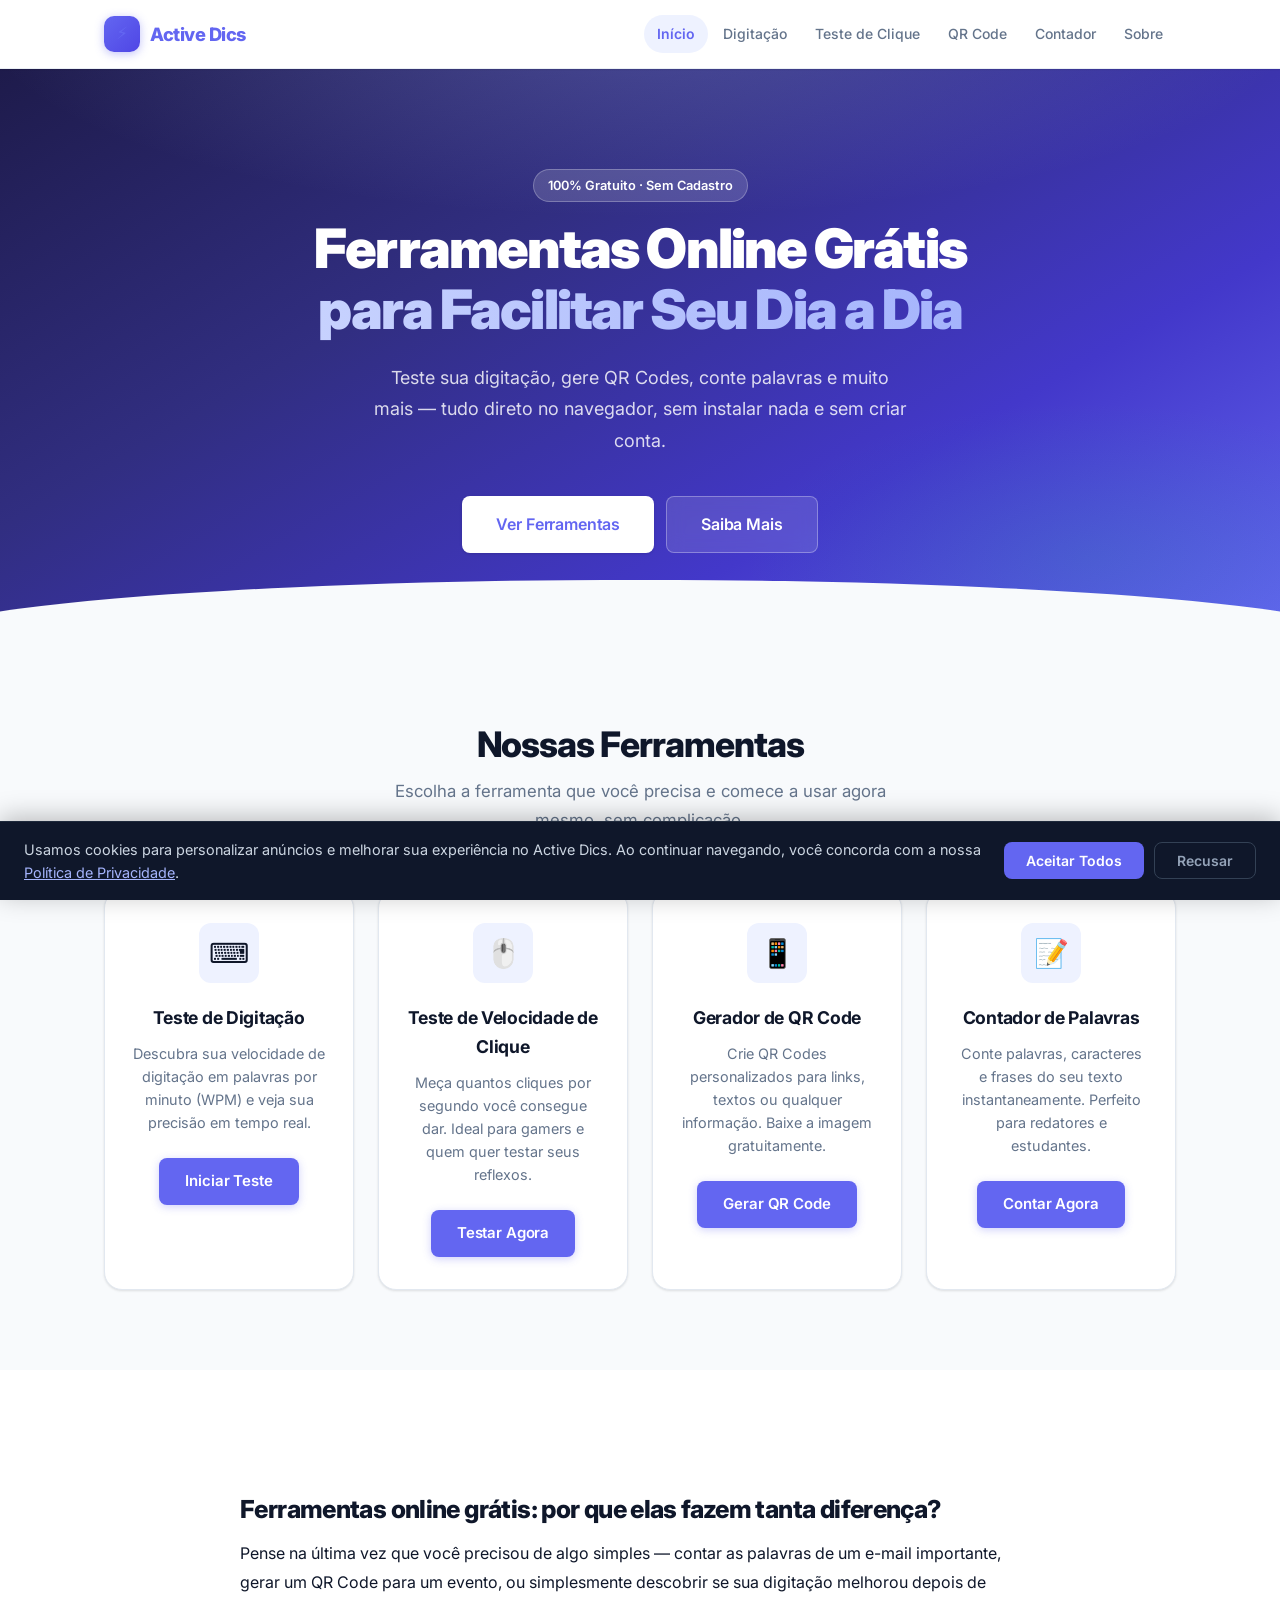
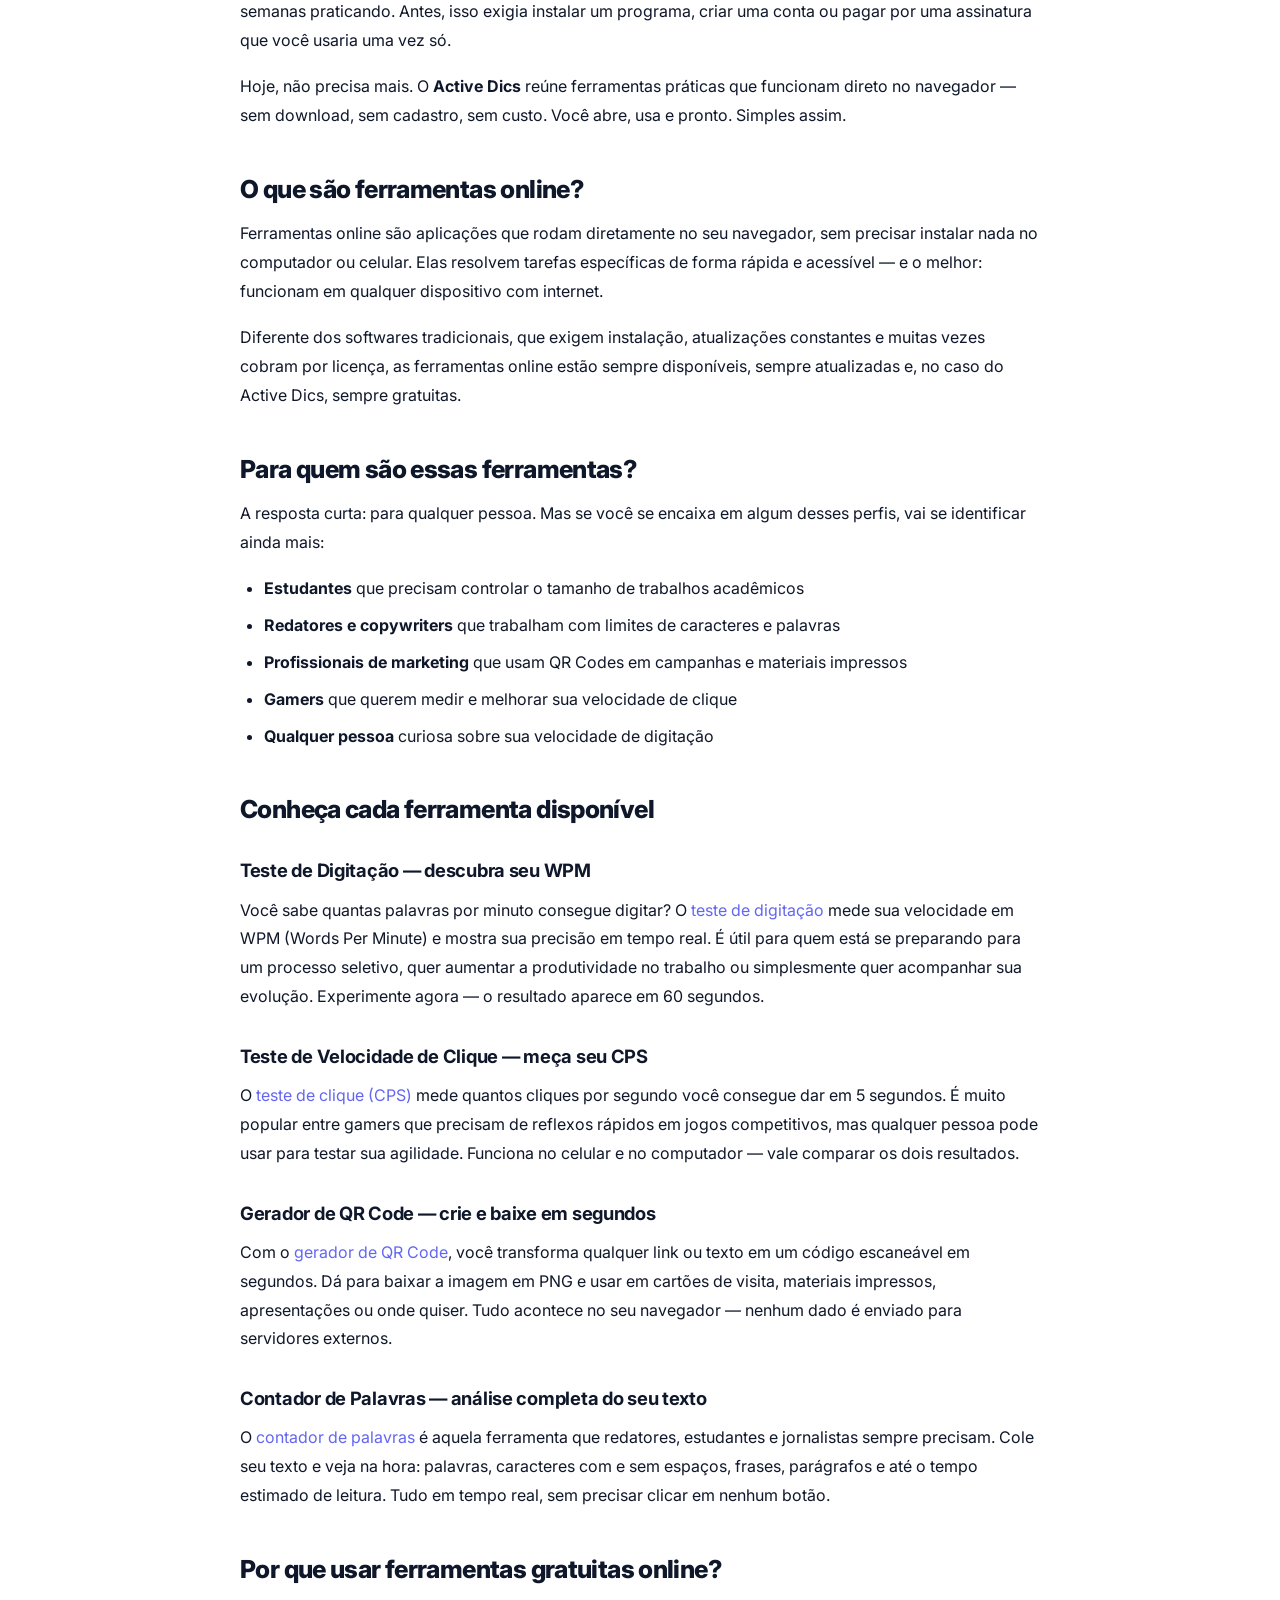
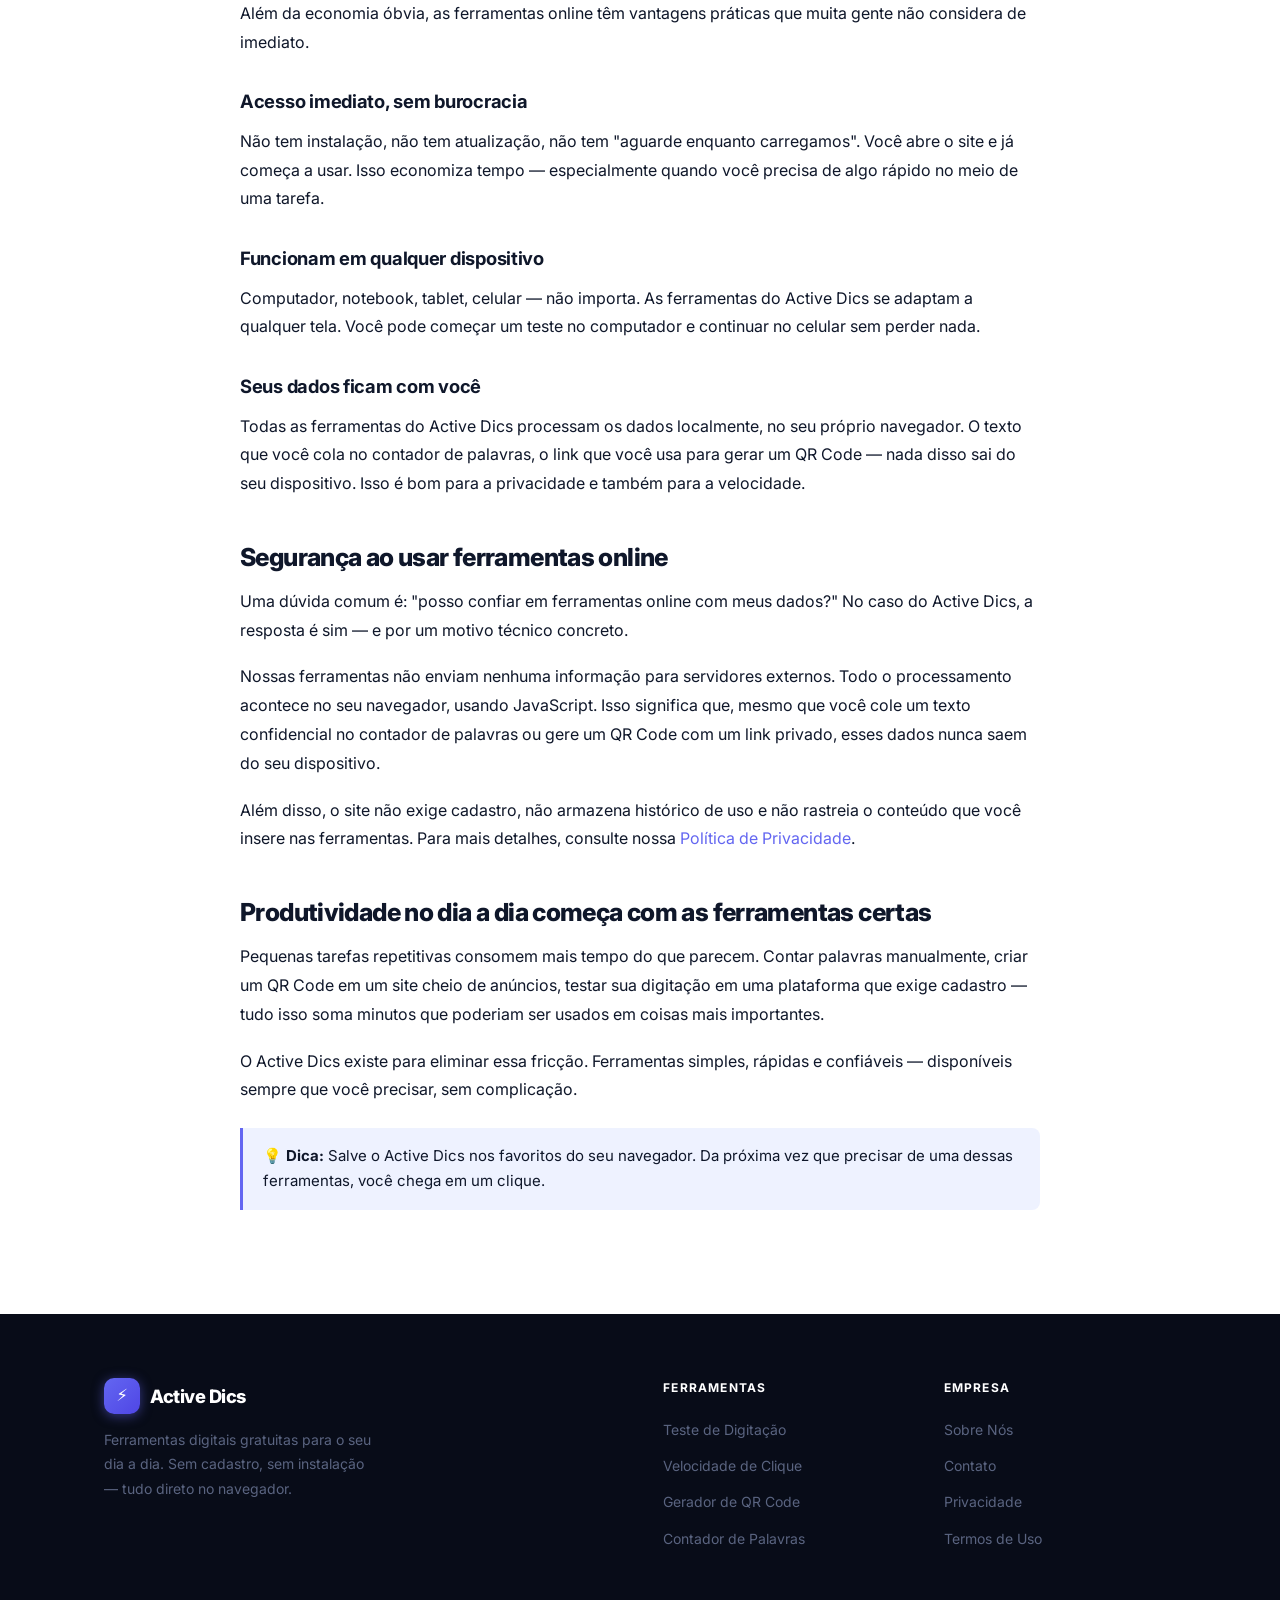
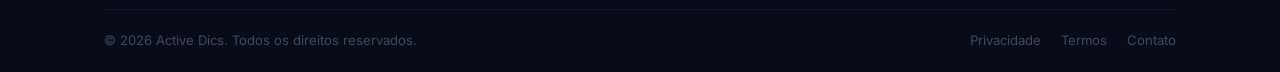
<file: index.html>
<!DOCTYPE html>
<html lang="pt-BR">
<head>
  <!-- Google tag (gtag.js) -->
<script async src="https://www.googletagmanager.com/gtag/js?id=G-C83TTGNMTG"></script>
<script>
  window.dataLayer = window.dataLayer || [];
  function gtag(){dataLayer.push(arguments);}
  gtag('js', new Date());

  gtag('config', 'G-C83TTGNMTG');
</script>
  <meta charset="UTF-8" />
  <meta name="viewport" content="width=device-width, initial-scale=1.0" />
  <title>Ferramentas Online Grátis para Facilitar Seu Dia a Dia | Active Dics</title>
  <meta name="description" content="Acesse ferramentas digitais gratuitas: teste de digitação, gerador de QR Code, contador de palavras e teste de clique. Tudo no navegador, sem cadastro e sem instalar nada." />
  <meta name="keywords" content="ferramentas online grátis, teste de digitação, gerador de qr code, contador de palavras, teste de clique, activedics" />
  <meta name="robots" content="index, follow" />
  <link rel="canonical" href="https://activedics.com/" />
  <meta property="og:title" content="Active Dics — Ferramentas Digitais Gratuitas" />
  <meta property="og:description" content="Teste sua digitação, gere QR Codes, conte palavras e mais. Tudo grátis, sem cadastro, direto no navegador." />
  <meta property="og:type" content="website" />
  <meta property="og:url" content="https://activedics.com/" />
  <link rel="stylesheet" href="css/style.css" />
  <meta name="google-adsense-account" content="ca-pub-3918472319800821" />
  <script async src="https://pagead2.googlesyndication.com/pagead/js/adsbygoogle.js?client=ca-pub-3918472319800821" crossorigin="anonymous"></script>
</head>
<body>

  <div id="header-placeholder"></div>

  <!-- Hero -->
  <section class="hero">
    <div class="container">
      <span class="badge badge-white">100% Gratuito · Sem Cadastro</span>
      <h1>Ferramentas Online Grátis<br><em>para Facilitar Seu Dia a Dia</em></h1>
      <p>Teste sua digitação, gere QR Codes, conte palavras e muito mais — tudo direto no navegador, sem instalar nada e sem criar conta.</p>
      <div class="hero-actions">
        <a href="#ferramentas" class="btn btn-primary btn-lg">Ver Ferramentas</a>
        <a href="sobre.html" class="btn btn-ghost-white btn-lg">Saiba Mais</a>
      </div>
    </div>
  </section>

  <!-- Cards de Ferramentas -->
  <section class="section" id="ferramentas">
    <div class="container">
      <div class="section-title">
        <h2>Nossas Ferramentas</h2>
        <p>Escolha a ferramenta que você precisa e comece a usar agora mesmo, sem complicação.</p>
      </div>
      <div class="tools-grid">

        <div class="tool-card">
          <span class="tool-card-icon">⌨️</span>
          <h3>Teste de Digitação</h3>
          <p>Descubra sua velocidade de digitação em palavras por minuto (WPM) e veja sua precisão em tempo real.</p>
          <a href="teste-digitacao.html" class="btn btn-blue">Iniciar Teste</a>
        </div>

        <div class="tool-card">
          <span class="tool-card-icon">🖱️</span>
          <h3>Teste de Velocidade de Clique</h3>
          <p>Meça quantos cliques por segundo você consegue dar. Ideal para gamers e quem quer testar seus reflexos.</p>
          <a href="teste-clique.html" class="btn btn-blue">Testar Agora</a>
        </div>

        <div class="tool-card">
          <span class="tool-card-icon">📱</span>
          <h3>Gerador de QR Code</h3>
          <p>Crie QR Codes personalizados para links, textos ou qualquer informação. Baixe a imagem gratuitamente.</p>
          <a href="gerador-qrcode.html" class="btn btn-blue">Gerar QR Code</a>
        </div>

        <div class="tool-card">
          <span class="tool-card-icon">📝</span>
          <h3>Contador de Palavras</h3>
          <p>Conte palavras, caracteres e frases do seu texto instantaneamente. Perfeito para redatores e estudantes.</p>
          <a href="contador-palavras.html" class="btn btn-blue">Contar Agora</a>
        </div>

      </div>
    </div>
  </section>

  <!-- Conteúdo SEO -->
  <section class="section section-alt">
    <div class="container">
      <div class="seo-content">

        <h2>Ferramentas online grátis: por que elas fazem tanta diferença?</h2>
        <p>Pense na última vez que você precisou de algo simples — contar as palavras de um e-mail importante, gerar um QR Code para um evento, ou simplesmente descobrir se sua digitação melhorou depois de semanas praticando. Antes, isso exigia instalar um programa, criar uma conta ou pagar por uma assinatura que você usaria uma vez só.</p>

        <p>Hoje, não precisa mais. O <strong>Active Dics</strong> reúne ferramentas práticas que funcionam direto no navegador — sem download, sem cadastro, sem custo. Você abre, usa e pronto. Simples assim.</p>

        <h2>O que são ferramentas online?</h2>
        <p>Ferramentas online são aplicações que rodam diretamente no seu navegador, sem precisar instalar nada no computador ou celular. Elas resolvem tarefas específicas de forma rápida e acessível — e o melhor: funcionam em qualquer dispositivo com internet.</p>

        <p>Diferente dos softwares tradicionais, que exigem instalação, atualizações constantes e muitas vezes cobram por licença, as ferramentas online estão sempre disponíveis, sempre atualizadas e, no caso do Active Dics, sempre gratuitas.</p>

        <h2>Para quem são essas ferramentas?</h2>
        <p>A resposta curta: para qualquer pessoa. Mas se você se encaixa em algum desses perfis, vai se identificar ainda mais:</p>

        <ul>
          <li><strong>Estudantes</strong> que precisam controlar o tamanho de trabalhos acadêmicos</li>
          <li><strong>Redatores e copywriters</strong> que trabalham com limites de caracteres e palavras</li>
          <li><strong>Profissionais de marketing</strong> que usam QR Codes em campanhas e materiais impressos</li>
          <li><strong>Gamers</strong> que querem medir e melhorar sua velocidade de clique</li>
          <li><strong>Qualquer pessoa</strong> curiosa sobre sua velocidade de digitação</li>
        </ul>

        <h2>Conheça cada ferramenta disponível</h2>

        <h3>Teste de Digitação — descubra seu WPM</h3>
        <p>Você sabe quantas palavras por minuto consegue digitar? O <a href="teste-digitacao.html">teste de digitação</a> mede sua velocidade em WPM (Words Per Minute) e mostra sua precisão em tempo real. É útil para quem está se preparando para um processo seletivo, quer aumentar a produtividade no trabalho ou simplesmente quer acompanhar sua evolução. Experimente agora — o resultado aparece em 60 segundos.</p>

        <h3>Teste de Velocidade de Clique — meça seu CPS</h3>
        <p>O <a href="teste-clique.html">teste de clique (CPS)</a> mede quantos cliques por segundo você consegue dar em 5 segundos. É muito popular entre gamers que precisam de reflexos rápidos em jogos competitivos, mas qualquer pessoa pode usar para testar sua agilidade. Funciona no celular e no computador — vale comparar os dois resultados.</p>

        <h3>Gerador de QR Code — crie e baixe em segundos</h3>
        <p>Com o <a href="gerador-qrcode.html">gerador de QR Code</a>, você transforma qualquer link ou texto em um código escaneável em segundos. Dá para baixar a imagem em PNG e usar em cartões de visita, materiais impressos, apresentações ou onde quiser. Tudo acontece no seu navegador — nenhum dado é enviado para servidores externos.</p>

        <h3>Contador de Palavras — análise completa do seu texto</h3>
        <p>O <a href="contador-palavras.html">contador de palavras</a> é aquela ferramenta que redatores, estudantes e jornalistas sempre precisam. Cole seu texto e veja na hora: palavras, caracteres com e sem espaços, frases, parágrafos e até o tempo estimado de leitura. Tudo em tempo real, sem precisar clicar em nenhum botão.</p>

        <h2>Por que usar ferramentas gratuitas online?</h2>
        <p>Além da economia óbvia, as ferramentas online têm vantagens práticas que muita gente não considera de imediato.</p>

        <h3>Acesso imediato, sem burocracia</h3>
        <p>Não tem instalação, não tem atualização, não tem "aguarde enquanto carregamos". Você abre o site e já começa a usar. Isso economiza tempo — especialmente quando você precisa de algo rápido no meio de uma tarefa.</p>

        <h3>Funcionam em qualquer dispositivo</h3>
        <p>Computador, notebook, tablet, celular — não importa. As ferramentas do Active Dics se adaptam a qualquer tela. Você pode começar um teste no computador e continuar no celular sem perder nada.</p>

        <h3>Seus dados ficam com você</h3>
        <p>Todas as ferramentas do Active Dics processam os dados localmente, no seu próprio navegador. O texto que você cola no contador de palavras, o link que você usa para gerar um QR Code — nada disso sai do seu dispositivo. Isso é bom para a privacidade e também para a velocidade.</p>

        <h2>Segurança ao usar ferramentas online</h2>
        <p>Uma dúvida comum é: "posso confiar em ferramentas online com meus dados?" No caso do Active Dics, a resposta é sim — e por um motivo técnico concreto.</p>

        <p>Nossas ferramentas não enviam nenhuma informação para servidores externos. Todo o processamento acontece no seu navegador, usando JavaScript. Isso significa que, mesmo que você cole um texto confidencial no contador de palavras ou gere um QR Code com um link privado, esses dados nunca saem do seu dispositivo.</p>

        <p>Além disso, o site não exige cadastro, não armazena histórico de uso e não rastreia o conteúdo que você insere nas ferramentas. Para mais detalhes, consulte nossa <a href="privacidade.html">Política de Privacidade</a>.</p>

        <h2>Produtividade no dia a dia começa com as ferramentas certas</h2>
        <p>Pequenas tarefas repetitivas consomem mais tempo do que parecem. Contar palavras manualmente, criar um QR Code em um site cheio de anúncios, testar sua digitação em uma plataforma que exige cadastro — tudo isso soma minutos que poderiam ser usados em coisas mais importantes.</p>

        <p>O Active Dics existe para eliminar essa fricção. Ferramentas simples, rápidas e confiáveis — disponíveis sempre que você precisar, sem complicação.</p>

        <div class="info-box">
          💡 <strong>Dica:</strong> Salve o Active Dics nos favoritos do seu navegador. Da próxima vez que precisar de uma dessas ferramentas, você chega em um clique.
        </div>

      </div>
    </div>
  </section>

  <div id="footer-placeholder"></div>

  <script src="js/components.js"></script>
  <script src="js/main.js"></script>
  <script src="js/cookies.js"></script>
</body>
</html>
</file>
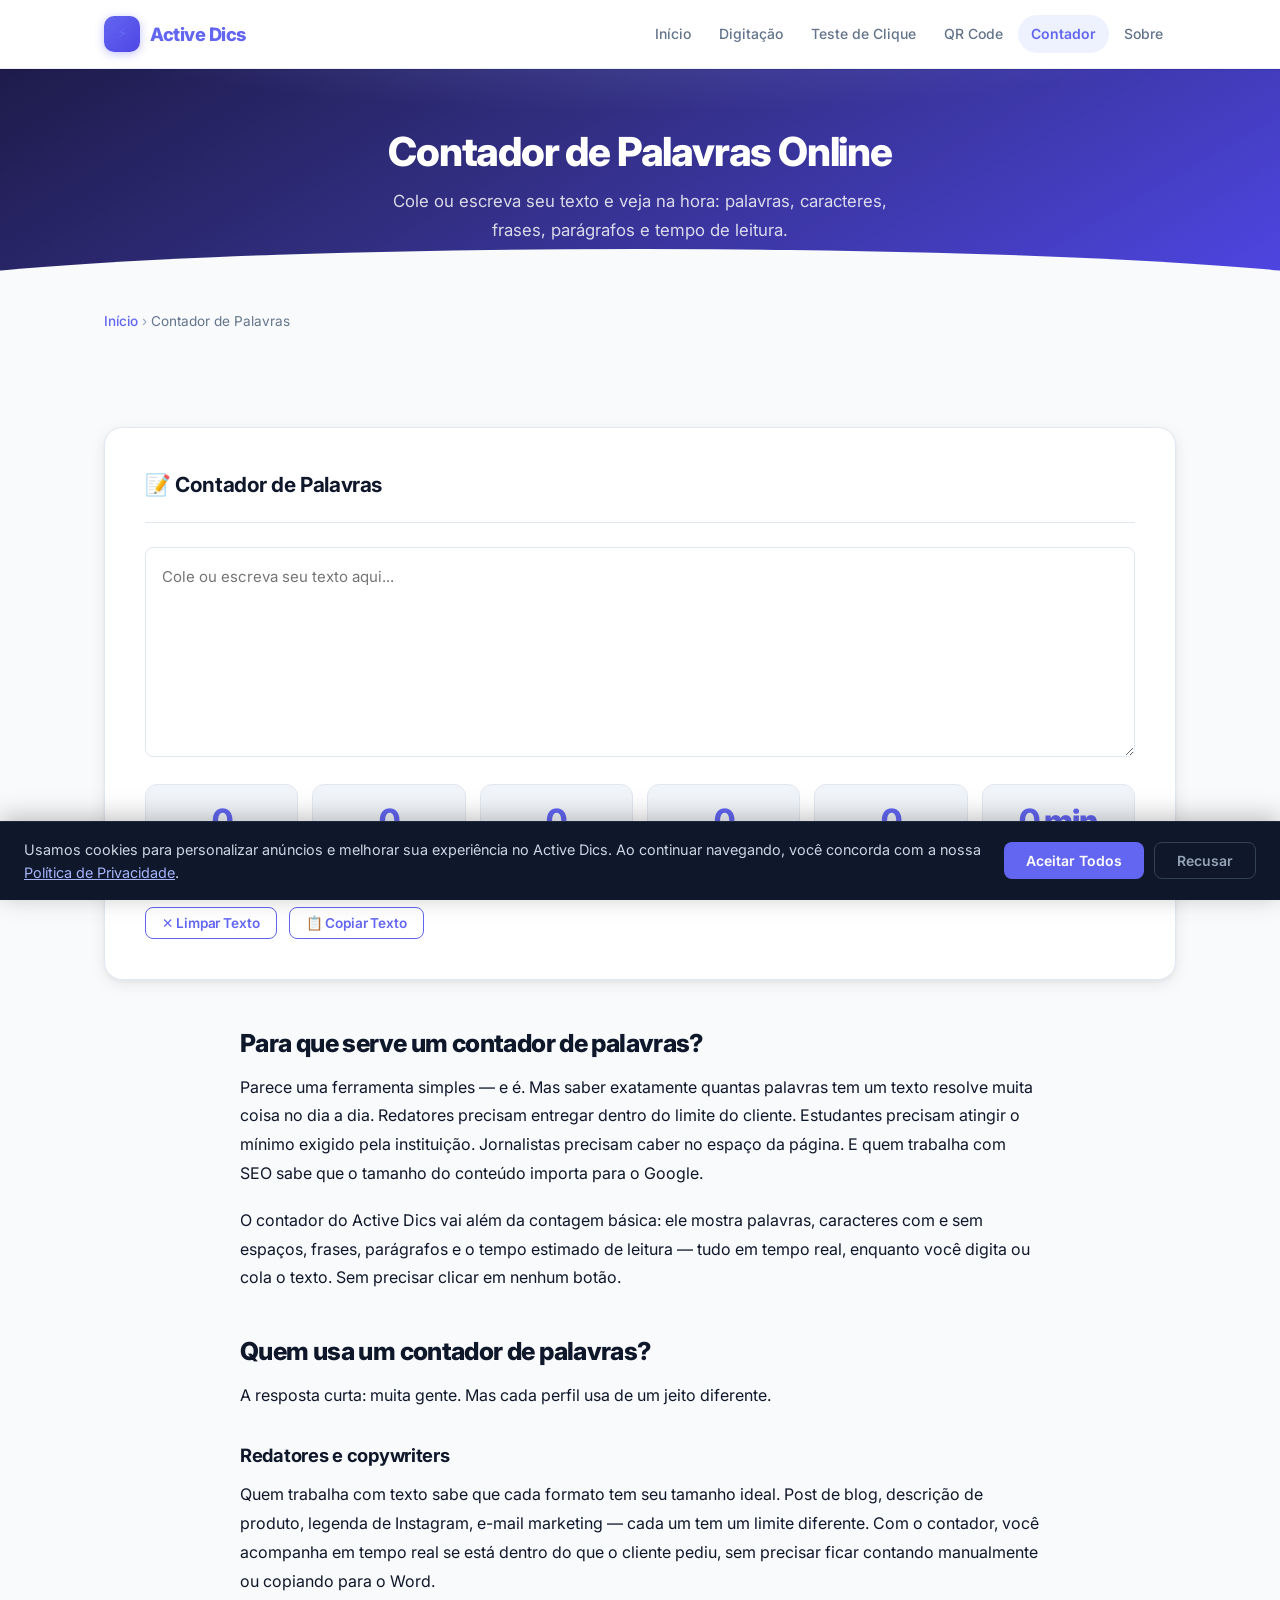
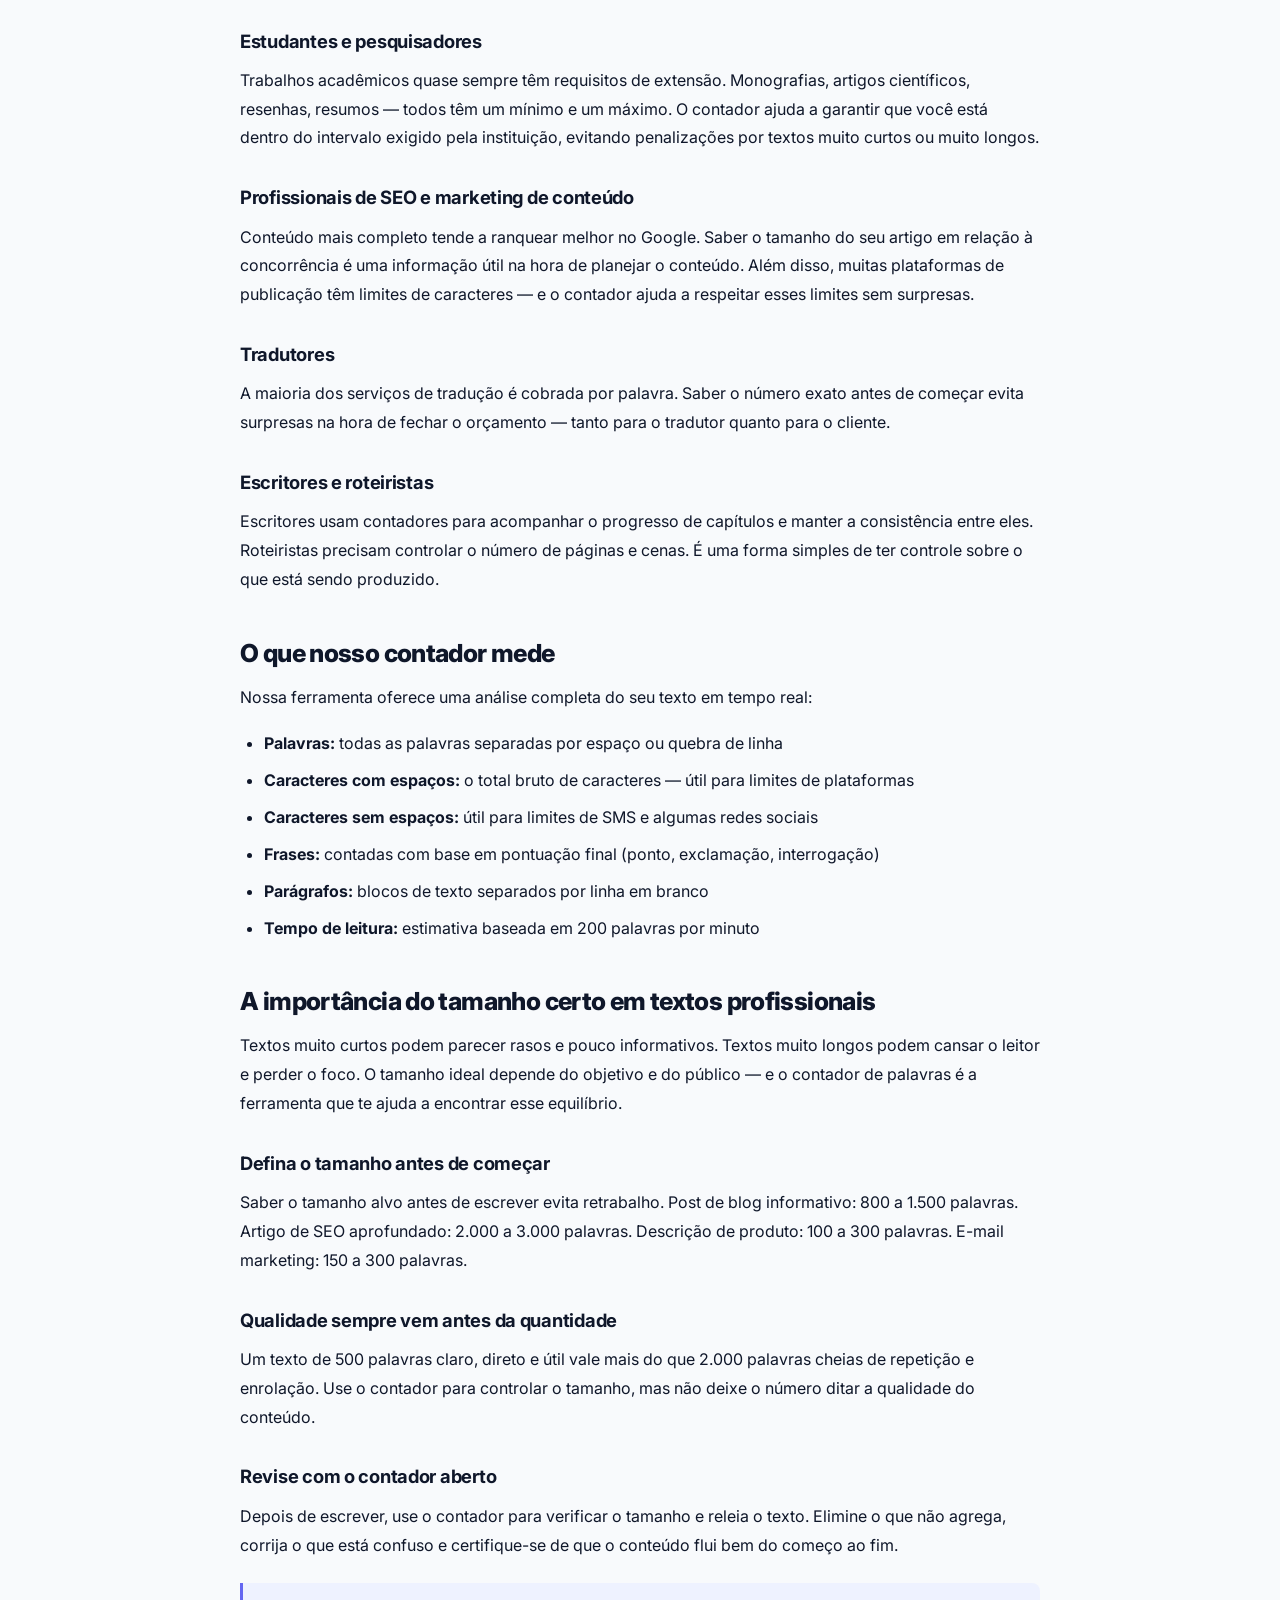
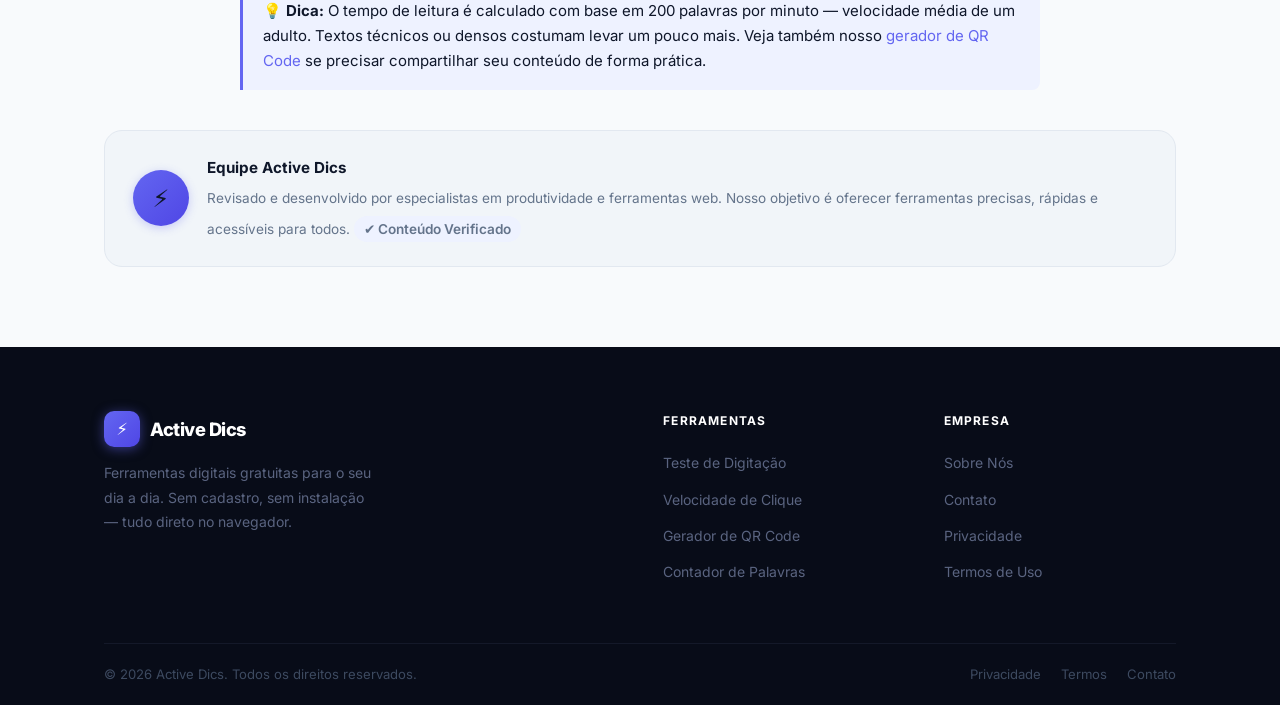
<file: contador-palavras.html>
<!DOCTYPE html>
<html lang="pt-BR">
<head>
  <meta charset="UTF-8" />
  <meta name="viewport" content="width=device-width, initial-scale=1.0" />
  <title>Contador de Palavras Online — Palavras, Caracteres e Frases | Active Dics</title>
  <meta name="description" content="Conte palavras, caracteres, frases e parágrafos do seu texto em tempo real. Veja também o tempo estimado de leitura. Grátis, sem cadastro." />
  <meta name="keywords" content="contador de palavras, contar palavras online, contador de caracteres, contador de frases, ferramenta para redatores" />
  <meta name="robots" content="index, follow" />
  <link rel="canonical" href="https://activedics.com/contador-palavras.html" />
  <meta property="og:title" content="Contador de Palavras Online — Análise completa do seu texto" />
  <meta property="og:description" content="Conte palavras, caracteres, frases e parágrafos em tempo real. Grátis, sem cadastro." />
  <meta property="og:type" content="website" />
  <meta property="og:url" content="https://activedics.com/contador-palavras.html" />
  <link rel="stylesheet" href="css/style.css" />
  <meta name="google-adsense-account" content="ca-pub-3918472319800821" />
  <script async src="https://pagead2.googlesyndication.com/pagead/js/adsbygoogle.js?client=ca-pub-3918472319800821" crossorigin="anonymous"></script>
  <script type="application/ld+json">
  {
    "@context": "https://schema.org",
    "@type": "SoftwareApplication",
    "name": "Contador de Palavras Online",
    "url": "https://activedics.com/contador-palavras.html",
    "description": "Conte palavras, caracteres, frases e parágrafos em tempo real. Veja o tempo estimado de leitura. Grátis, sem cadastro.",
    "applicationCategory": "UtilitiesApplication",
    "operatingSystem": "Web",
    "offers": { "@type": "Offer", "price": "0", "priceCurrency": "BRL" },
    "author": {
      "@type": "Organization",
      "name": "Equipe Active Dics",
      "url": "https://activedics.com"
    }
  }
  </script>
</head>
<body>

  <div id="header-placeholder"></div>

  <section class="page-hero">
    <div class="container">
      <h1>Contador de Palavras Online</h1>
      <p>Cole ou escreva seu texto e veja na hora: palavras, caracteres, frases, parágrafos e tempo de leitura.</p>
    </div>
  </section>

  <div class="container">
    <div class="breadcrumb">
      <a href="index.html">Início</a>
      <span class="sep">›</span>
      <span>Contador de Palavras</span>
    </div>
  </div>

  <!-- Ferramenta -->
  <section class="section">
    <div class="container">
      <div class="tool-box">
        <h2>📝 Contador de Palavras</h2>

        <textarea
          id="word-input"
          placeholder="Cole ou escreva seu texto aqui..."
          aria-label="Campo de texto para contagem"
        ></textarea>

        <div class="word-stats">
          <div class="word-stat">
            <span class="num" id="wc-words">0</span>
            <span class="lbl">Palavras</span>
          </div>
          <div class="word-stat">
            <span class="num" id="wc-chars">0</span>
            <span class="lbl">Caracteres</span>
          </div>
          <div class="word-stat">
            <span class="num" id="wc-chars-no-space">0</span>
            <span class="lbl">Sem Espaços</span>
          </div>
          <div class="word-stat">
            <span class="num" id="wc-sentences">0</span>
            <span class="lbl">Frases</span>
          </div>
          <div class="word-stat">
            <span class="num" id="wc-paragraphs">0</span>
            <span class="lbl">Parágrafos</span>
          </div>
          <div class="word-stat">
            <span class="num" id="wc-read-time">0 min</span>
            <span class="lbl">Leitura</span>
          </div>
        </div>

        <div style="margin-top:16px;display:flex;gap:12px;flex-wrap:wrap;">
          <button class="btn btn-outline btn-sm" id="wc-clear">✕ Limpar Texto</button>
          <button class="btn btn-outline btn-sm" id="wc-copy">📋 Copiar Texto</button>
        </div>
      </div>

      <!-- Conteúdo SEO -->
      <div class="seo-content">

        <h2>Para que serve um contador de palavras?</h2>
        <p>Parece uma ferramenta simples — e é. Mas saber exatamente quantas palavras tem um texto resolve muita coisa no dia a dia. Redatores precisam entregar dentro do limite do cliente. Estudantes precisam atingir o mínimo exigido pela instituição. Jornalistas precisam caber no espaço da página. E quem trabalha com SEO sabe que o tamanho do conteúdo importa para o Google.</p>

        <p>O contador do Active Dics vai além da contagem básica: ele mostra palavras, caracteres com e sem espaços, frases, parágrafos e o tempo estimado de leitura — tudo em tempo real, enquanto você digita ou cola o texto. Sem precisar clicar em nenhum botão.</p>

        <h2>Quem usa um contador de palavras?</h2>
        <p>A resposta curta: muita gente. Mas cada perfil usa de um jeito diferente.</p>

        <h3>Redatores e copywriters</h3>
        <p>Quem trabalha com texto sabe que cada formato tem seu tamanho ideal. Post de blog, descrição de produto, legenda de Instagram, e-mail marketing — cada um tem um limite diferente. Com o contador, você acompanha em tempo real se está dentro do que o cliente pediu, sem precisar ficar contando manualmente ou copiando para o Word.</p>

        <h3>Estudantes e pesquisadores</h3>
        <p>Trabalhos acadêmicos quase sempre têm requisitos de extensão. Monografias, artigos científicos, resenhas, resumos — todos têm um mínimo e um máximo. O contador ajuda a garantir que você está dentro do intervalo exigido pela instituição, evitando penalizações por textos muito curtos ou muito longos.</p>

        <h3>Profissionais de SEO e marketing de conteúdo</h3>
        <p>Conteúdo mais completo tende a ranquear melhor no Google. Saber o tamanho do seu artigo em relação à concorrência é uma informação útil na hora de planejar o conteúdo. Além disso, muitas plataformas de publicação têm limites de caracteres — e o contador ajuda a respeitar esses limites sem surpresas.</p>

        <h3>Tradutores</h3>
        <p>A maioria dos serviços de tradução é cobrada por palavra. Saber o número exato antes de começar evita surpresas na hora de fechar o orçamento — tanto para o tradutor quanto para o cliente.</p>

        <h3>Escritores e roteiristas</h3>
        <p>Escritores usam contadores para acompanhar o progresso de capítulos e manter a consistência entre eles. Roteiristas precisam controlar o número de páginas e cenas. É uma forma simples de ter controle sobre o que está sendo produzido.</p>

        <h2>O que nosso contador mede</h2>
        <p>Nossa ferramenta oferece uma análise completa do seu texto em tempo real:</p>

        <ul>
          <li><strong>Palavras:</strong> todas as palavras separadas por espaço ou quebra de linha</li>
          <li><strong>Caracteres com espaços:</strong> o total bruto de caracteres — útil para limites de plataformas</li>
          <li><strong>Caracteres sem espaços:</strong> útil para limites de SMS e algumas redes sociais</li>
          <li><strong>Frases:</strong> contadas com base em pontuação final (ponto, exclamação, interrogação)</li>
          <li><strong>Parágrafos:</strong> blocos de texto separados por linha em branco</li>
          <li><strong>Tempo de leitura:</strong> estimativa baseada em 200 palavras por minuto</li>
        </ul>

        <h2>A importância do tamanho certo em textos profissionais</h2>
        <p>Textos muito curtos podem parecer rasos e pouco informativos. Textos muito longos podem cansar o leitor e perder o foco. O tamanho ideal depende do objetivo e do público — e o contador de palavras é a ferramenta que te ajuda a encontrar esse equilíbrio.</p>

        <h3>Defina o tamanho antes de começar</h3>
        <p>Saber o tamanho alvo antes de escrever evita retrabalho. Post de blog informativo: 800 a 1.500 palavras. Artigo de SEO aprofundado: 2.000 a 3.000 palavras. Descrição de produto: 100 a 300 palavras. E-mail marketing: 150 a 300 palavras.</p>

        <h3>Qualidade sempre vem antes da quantidade</h3>
        <p>Um texto de 500 palavras claro, direto e útil vale mais do que 2.000 palavras cheias de repetição e enrolação. Use o contador para controlar o tamanho, mas não deixe o número ditar a qualidade do conteúdo.</p>

        <h3>Revise com o contador aberto</h3>
        <p>Depois de escrever, use o contador para verificar o tamanho e releia o texto. Elimine o que não agrega, corrija o que está confuso e certifique-se de que o conteúdo flui bem do começo ao fim.</p>

        <div class="info-box">
          💡 <strong>Dica:</strong> O tempo de leitura é calculado com base em 200 palavras por minuto — velocidade média de um adulto. Textos técnicos ou densos costumam levar um pouco mais. Veja também nosso <a href="gerador-qrcode.html">gerador de QR Code</a> se precisar compartilhar seu conteúdo de forma prática.
        </div>

      </div>

      <!-- Author Box -->
      <div class="author-box">
        <div class="author-box-avatar">⚡</div>
        <div class="author-box-info">
          <strong>Equipe Active Dics</strong>
          <span>Revisado e desenvolvido por especialistas em produtividade e ferramentas web. Nosso objetivo é oferecer ferramentas precisas, rápidas e acessíveis para todos.</span>
          <span class="author-box-badge">✔ Conteúdo Verificado</span>
        </div>
      </div>

    </div>
  </section>

  <div id="footer-placeholder"></div>

  <script src="js/components.js"></script>
  <script src="js/main.js"></script>
  <script src="js/cookies.js"></script>
  <script src="js/word-counter.js"></script>
</body>
</html>
</file>
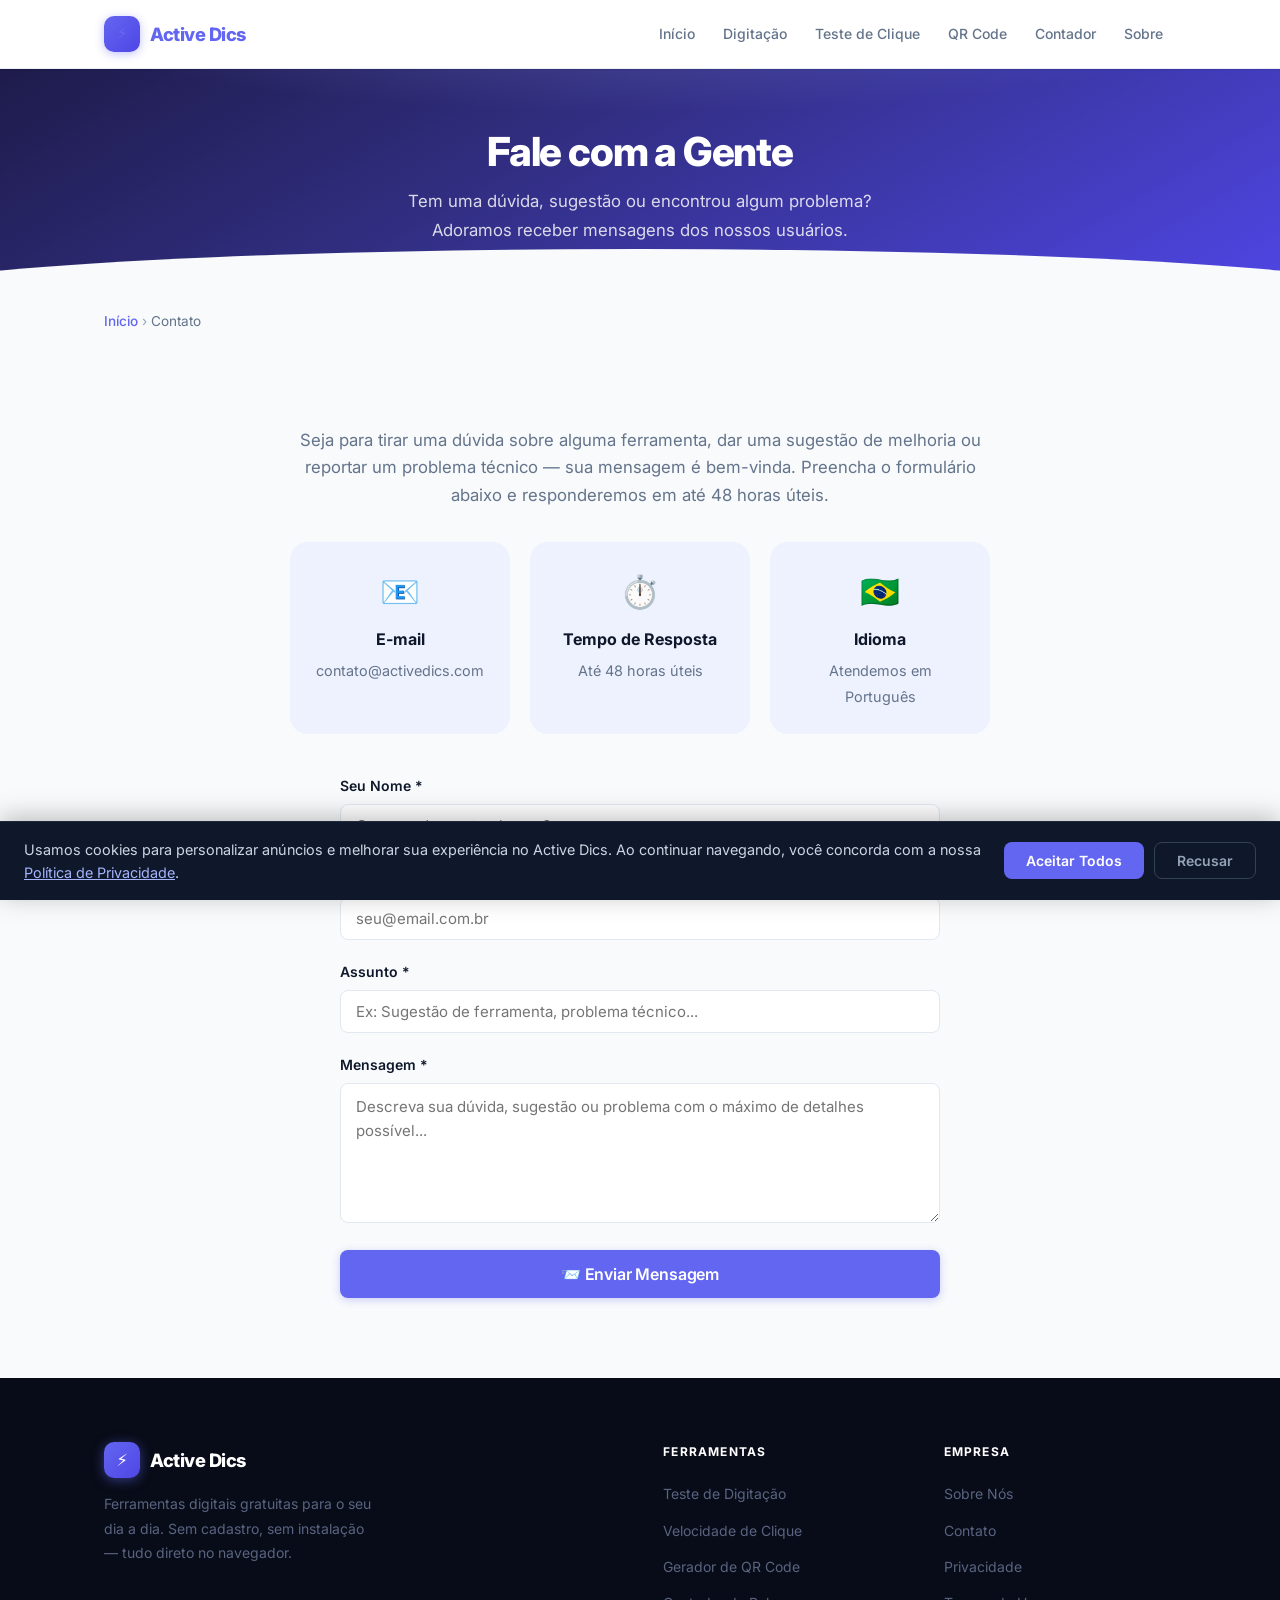
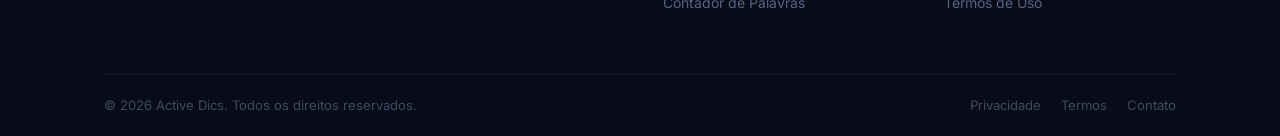
<file: contato.html>
<!DOCTYPE html>
<html lang="pt-BR">
<head>
  <meta charset="UTF-8" />
  <meta name="viewport" content="width=device-width, initial-scale=1.0" />
  <title>Contato — Fale com o Active Dics | Active Dics</title>
  <meta name="description" content="Tem uma dúvida, sugestão ou quer reportar um problema? Entre em contato com o Active Dics. Respondemos em até 48 horas úteis." />
  <meta name="robots" content="index, follow" />
  <link rel="canonical" href="https://activedics.com/contato.html" />
  <meta property="og:title" content="Contato — Fale com o Active Dics" />
  <meta property="og:description" content="Entre em contato com o Active Dics. Respondemos dúvidas, sugestões e problemas em até 48 horas úteis." />
  <meta property="og:type" content="website" />
  <meta property="og:url" content="https://activedics.com/contato.html" />
  <link rel="stylesheet" href="css/style.css" />
  <meta name="google-adsense-account" content="ca-pub-3918472319800821" />
  <script async src="https://pagead2.googlesyndication.com/pagead/js/adsbygoogle.js?client=ca-pub-3918472319800821" crossorigin="anonymous"></script>
</head>
<body>

  <div id="header-placeholder"></div>

  <section class="page-hero">
    <div class="container">
      <h1>Fale com a Gente</h1>
      <p>Tem uma dúvida, sugestão ou encontrou algum problema? Adoramos receber mensagens dos nossos usuários.</p>
    </div>
  </section>

  <div class="container">
    <div class="breadcrumb">
      <a href="index.html">Início</a>
      <span class="sep">›</span>
      <span>Contato</span>
    </div>
  </div>

  <section class="section">
    <div class="container">

      <div style="max-width:700px;margin:0 auto 40px;">
        <p style="font-size:1.05rem;color:var(--text-muted);text-align:center;margin-bottom:32px;">
          Seja para tirar uma dúvida sobre alguma ferramenta, dar uma sugestão de melhoria ou reportar um problema técnico — sua mensagem é bem-vinda. Preencha o formulário abaixo e responderemos em até 48 horas úteis.
        </p>

        <div style="display:grid;grid-template-columns:repeat(auto-fit,minmax(200px,1fr));gap:20px;margin-bottom:40px;">
          <div style="background:var(--primary-light);border-radius:var(--radius-lg);padding:24px;text-align:center;">
            <div style="font-size:2rem;margin-bottom:8px;">📧</div>
            <strong style="display:block;margin-bottom:4px;">E-mail</strong>
            <span style="color:var(--text-muted);font-size:0.9rem;">contato@activedics.com</span>
          </div>
          <div style="background:var(--primary-light);border-radius:var(--radius-lg);padding:24px;text-align:center;">
            <div style="font-size:2rem;margin-bottom:8px;">⏱️</div>
            <strong style="display:block;margin-bottom:4px;">Tempo de Resposta</strong>
            <span style="color:var(--text-muted);font-size:0.9rem;">Até 48 horas úteis</span>
          </div>
          <div style="background:var(--primary-light);border-radius:var(--radius-lg);padding:24px;text-align:center;">
            <div style="font-size:2rem;margin-bottom:8px;">🇧🇷</div>
            <strong style="display:block;margin-bottom:4px;">Idioma</strong>
            <span style="color:var(--text-muted);font-size:0.9rem;">Atendemos em Português</span>
          </div>
        </div>
      </div>

      <div class="contact-form">
        <form id="contact-form" novalidate>
          <div class="form-group">
            <label for="contact-name">Seu Nome *</label>
            <input
              type="text"
              id="contact-name"
              name="name"
              placeholder="Como podemos te chamar?"
              required
              autocomplete="name"
            />
          </div>

          <div class="form-group">
            <label for="contact-email">Seu E-mail *</label>
            <input
              type="email"
              id="contact-email"
              name="email"
              placeholder="seu@email.com.br"
              required
              autocomplete="email"
            />
          </div>

          <div class="form-group">
            <label for="contact-subject">Assunto *</label>
            <input
              type="text"
              id="contact-subject"
              name="subject"
              placeholder="Ex: Sugestão de ferramenta, problema técnico..."
              required
            />
          </div>

          <div class="form-group">
            <label for="contact-message">Mensagem *</label>
            <textarea
              id="contact-message"
              name="message"
              placeholder="Descreva sua dúvida, sugestão ou problema com o máximo de detalhes possível..."
              required
            ></textarea>
          </div>

          <button type="submit" class="btn btn-blue btn-lg" style="width:100%;">
            📨 Enviar Mensagem
          </button>
        </form>

        <div class="form-success" id="form-success">
          <div style="font-size:2.5rem;margin-bottom:12px;">✅</div>
          <strong style="font-size:1.2rem;display:block;margin-bottom:8px;">Mensagem enviada com sucesso!</strong>
          <p style="color:#166534;font-weight:normal;margin:0;">Obrigado pelo contato. Responderemos em breve no e-mail informado.</p>
        </div>
      </div>

    </div>
  </section>

  <div id="footer-placeholder"></div>

  <script src="js/components.js"></script>
  <script src="js/main.js"></script>
  <script src="js/cookies.js"></script>
  <script>
    document.getElementById('contact-form').addEventListener('submit', function (e) {
      e.preventDefault();
      var name = document.getElementById('contact-name').value.trim();
      var email = document.getElementById('contact-email').value.trim();
      var subject = document.getElementById('contact-subject').value.trim();
      var message = document.getElementById('contact-message').value.trim();

      if (!name || !email || !subject || !message) {
        alert('Por favor, preencha todos os campos obrigatórios.');
        return;
      }

      // Simula envio
      this.style.display = 'none';
      document.getElementById('form-success').style.display = 'block';
    });
  </script>
</body>
</html>
</file>
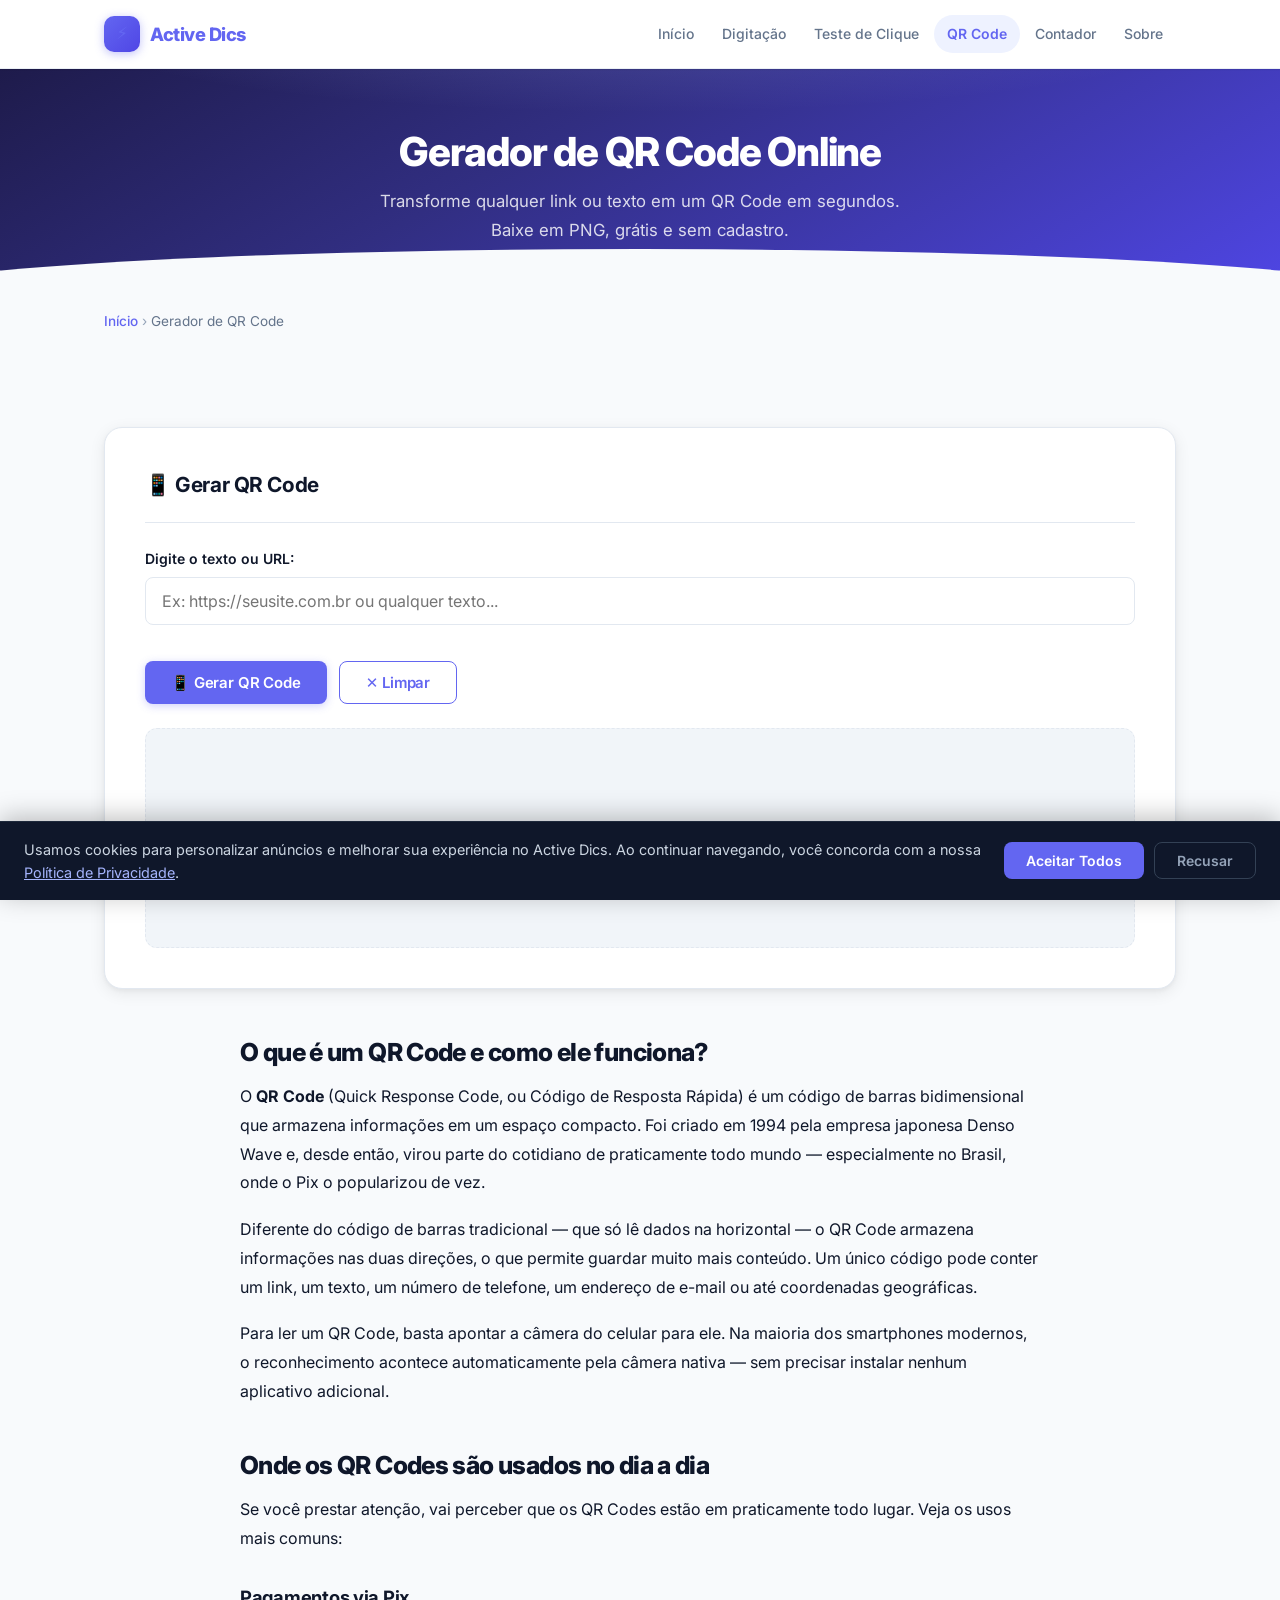
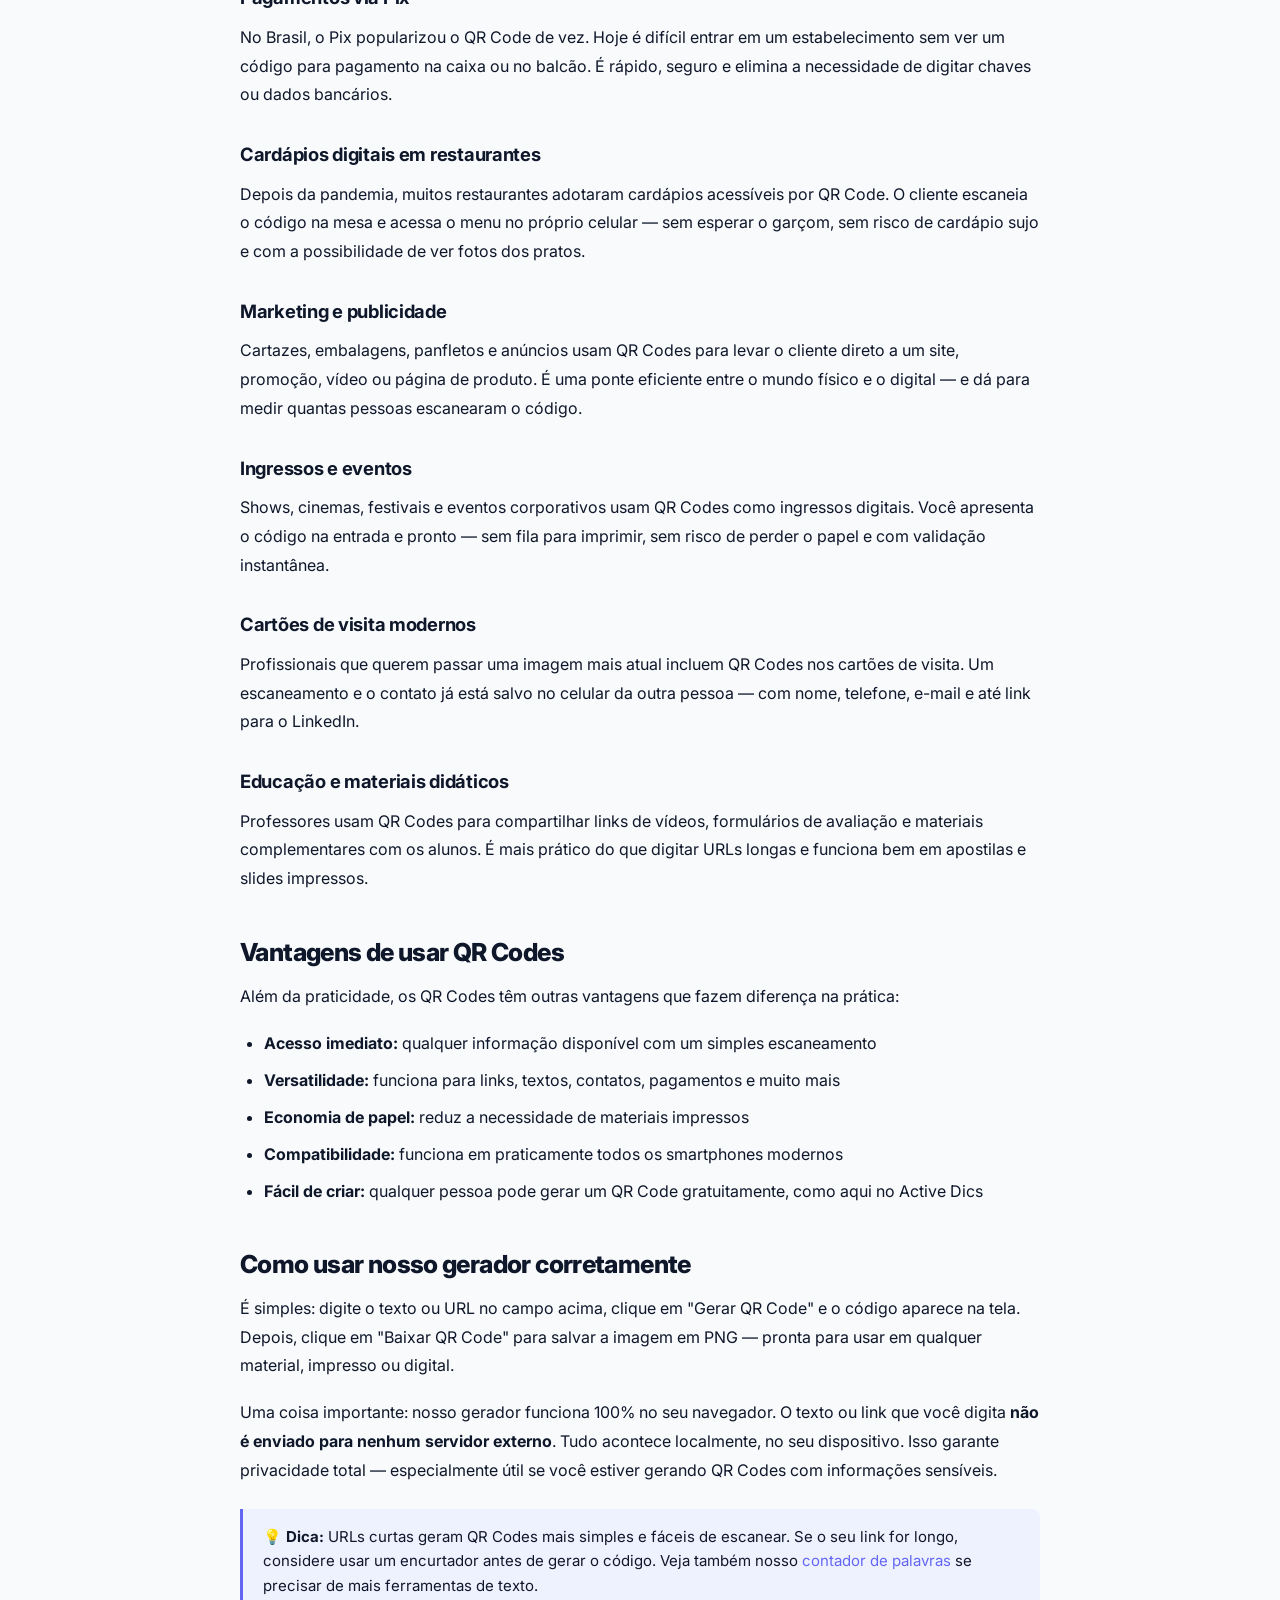
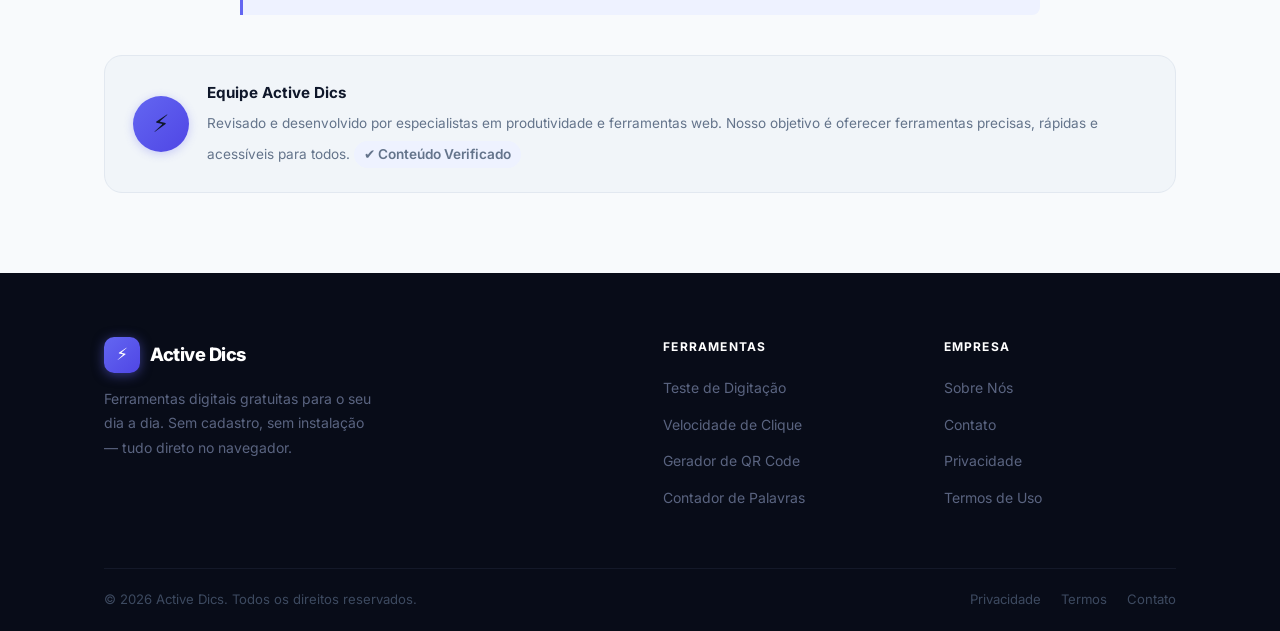
<file: gerador-qrcode.html>
<!DOCTYPE html>
<html lang="pt-BR">
<head>
  <meta charset="UTF-8" />
  <meta name="viewport" content="width=device-width, initial-scale=1.0" />
  <title>Gerador de QR Code Gratuito — Crie e Baixe em Segundos | Active Dics</title>
  <meta name="description" content="Gere QR Codes para links, textos e e-mails de forma gratuita. Baixe em PNG, sem cadastro. Tudo funciona direto no navegador, seus dados ficam no seu dispositivo." />
  <meta name="keywords" content="gerador de qr code, criar qr code grátis, qr code online, gerar qr code, qr code para link, qr code personalizado" />
  <meta name="robots" content="index, follow" />
  <link rel="canonical" href="https://activedics.com/gerador-qrcode.html" />
  <meta property="og:title" content="Gerador de QR Code Gratuito — Crie e Baixe em Segundos" />
  <meta property="og:description" content="Crie QR Codes para qualquer link ou texto. Baixe em PNG. Grátis, sem cadastro, funciona no navegador." />
  <meta property="og:type" content="website" />
  <meta property="og:url" content="https://activedics.com/gerador-qrcode.html" />
  <link rel="stylesheet" href="css/style.css" />
  <meta name="google-adsense-account" content="ca-pub-3918472319800821" />
  <script async src="https://pagead2.googlesyndication.com/pagead/js/adsbygoogle.js?client=ca-pub-3918472319800821" crossorigin="anonymous"></script>
  <script type="application/ld+json">
  {
    "@context": "https://schema.org",
    "@type": "SoftwareApplication",
    "name": "Gerador de QR Code Online",
    "url": "https://activedics.com/gerador-qrcode.html",
    "description": "Gere QR Codes gratuitamente para links e textos. Baixe em PNG. Funciona 100% no navegador, sem enviar dados a servidores.",
    "applicationCategory": "UtilitiesApplication",
    "operatingSystem": "Web",
    "offers": { "@type": "Offer", "price": "0", "priceCurrency": "BRL" },
    "author": {
      "@type": "Organization",
      "name": "Equipe Active Dics",
      "url": "https://activedics.com"
    }
  }
  </script>
</head>
<body>

  <div id="header-placeholder"></div>

  <section class="page-hero">
    <div class="container">
      <h1>Gerador de QR Code Online</h1>
      <p>Transforme qualquer link ou texto em um QR Code em segundos. Baixe em PNG, grátis e sem cadastro.</p>
    </div>
  </section>

  <div class="container">
    <div class="breadcrumb">
      <a href="index.html">Início</a>
      <span class="sep">›</span>
      <span>Gerador de QR Code</span>
    </div>
  </div>

  <!-- Ferramenta -->
  <section class="section">
    <div class="container">
      <div class="tool-box">
        <h2>📱 Gerar QR Code</h2>

        <div class="form-group">
          <label for="qr-input">Digite o texto ou URL:</label>
          <input
            type="text"
            id="qr-input"
            placeholder="Ex: https://seusite.com.br ou qualquer texto..."
            maxlength="500"
            aria-label="Texto ou URL para gerar QR Code"
          />
        </div>

        <div style="display:flex;gap:12px;flex-wrap:wrap;margin-bottom:24px;">
          <button class="btn btn-blue" id="qr-generate-btn">📱 Gerar QR Code</button>
          <button class="btn btn-outline" id="qr-clear-btn">✕ Limpar</button>
        </div>

        <div id="qr-output">
          <p style="color:var(--text-muted);font-size:0.95rem;">O QR Code aparecerá aqui após a geração.</p>
        </div>

        <div id="qr-download-area" style="display:none;text-align:center;margin-top:16px;">
          <button class="btn btn-green" id="qr-download-btn">⬇ Baixar QR Code (PNG)</button>
        </div>
      </div>

      <!-- Conteúdo SEO -->
      <div class="seo-content">

        <h2>O que é um QR Code e como ele funciona?</h2>
        <p>O <strong>QR Code</strong> (Quick Response Code, ou Código de Resposta Rápida) é um código de barras bidimensional que armazena informações em um espaço compacto. Foi criado em 1994 pela empresa japonesa Denso Wave e, desde então, virou parte do cotidiano de praticamente todo mundo — especialmente no Brasil, onde o Pix o popularizou de vez.</p>

        <p>Diferente do código de barras tradicional — que só lê dados na horizontal — o QR Code armazena informações nas duas direções, o que permite guardar muito mais conteúdo. Um único código pode conter um link, um texto, um número de telefone, um endereço de e-mail ou até coordenadas geográficas.</p>

        <p>Para ler um QR Code, basta apontar a câmera do celular para ele. Na maioria dos smartphones modernos, o reconhecimento acontece automaticamente pela câmera nativa — sem precisar instalar nenhum aplicativo adicional.</p>

        <h2>Onde os QR Codes são usados no dia a dia</h2>
        <p>Se você prestar atenção, vai perceber que os QR Codes estão em praticamente todo lugar. Veja os usos mais comuns:</p>

        <h3>Pagamentos via Pix</h3>
        <p>No Brasil, o Pix popularizou o QR Code de vez. Hoje é difícil entrar em um estabelecimento sem ver um código para pagamento na caixa ou no balcão. É rápido, seguro e elimina a necessidade de digitar chaves ou dados bancários.</p>

        <h3>Cardápios digitais em restaurantes</h3>
        <p>Depois da pandemia, muitos restaurantes adotaram cardápios acessíveis por QR Code. O cliente escaneia o código na mesa e acessa o menu no próprio celular — sem esperar o garçom, sem risco de cardápio sujo e com a possibilidade de ver fotos dos pratos.</p>

        <h3>Marketing e publicidade</h3>
        <p>Cartazes, embalagens, panfletos e anúncios usam QR Codes para levar o cliente direto a um site, promoção, vídeo ou página de produto. É uma ponte eficiente entre o mundo físico e o digital — e dá para medir quantas pessoas escanearam o código.</p>

        <h3>Ingressos e eventos</h3>
        <p>Shows, cinemas, festivais e eventos corporativos usam QR Codes como ingressos digitais. Você apresenta o código na entrada e pronto — sem fila para imprimir, sem risco de perder o papel e com validação instantânea.</p>

        <h3>Cartões de visita modernos</h3>
        <p>Profissionais que querem passar uma imagem mais atual incluem QR Codes nos cartões de visita. Um escaneamento e o contato já está salvo no celular da outra pessoa — com nome, telefone, e-mail e até link para o LinkedIn.</p>

        <h3>Educação e materiais didáticos</h3>
        <p>Professores usam QR Codes para compartilhar links de vídeos, formulários de avaliação e materiais complementares com os alunos. É mais prático do que digitar URLs longas e funciona bem em apostilas e slides impressos.</p>

        <h2>Vantagens de usar QR Codes</h2>
        <p>Além da praticidade, os QR Codes têm outras vantagens que fazem diferença na prática:</p>

        <ul>
          <li><strong>Acesso imediato:</strong> qualquer informação disponível com um simples escaneamento</li>
          <li><strong>Versatilidade:</strong> funciona para links, textos, contatos, pagamentos e muito mais</li>
          <li><strong>Economia de papel:</strong> reduz a necessidade de materiais impressos</li>
          <li><strong>Compatibilidade:</strong> funciona em praticamente todos os smartphones modernos</li>
          <li><strong>Fácil de criar:</strong> qualquer pessoa pode gerar um QR Code gratuitamente, como aqui no Active Dics</li>
        </ul>

        <h2>Como usar nosso gerador corretamente</h2>
        <p>É simples: digite o texto ou URL no campo acima, clique em "Gerar QR Code" e o código aparece na tela. Depois, clique em "Baixar QR Code" para salvar a imagem em PNG — pronta para usar em qualquer material, impresso ou digital.</p>

        <p>Uma coisa importante: nosso gerador funciona 100% no seu navegador. O texto ou link que você digita <strong>não é enviado para nenhum servidor externo</strong>. Tudo acontece localmente, no seu dispositivo. Isso garante privacidade total — especialmente útil se você estiver gerando QR Codes com informações sensíveis.</p>

        <div class="info-box">
          💡 <strong>Dica:</strong> URLs curtas geram QR Codes mais simples e fáceis de escanear. Se o seu link for longo, considere usar um encurtador antes de gerar o código. Veja também nosso <a href="contador-palavras.html">contador de palavras</a> se precisar de mais ferramentas de texto.
        </div>

      </div>

      <!-- Author Box -->
      <div class="author-box">
        <div class="author-box-avatar">⚡</div>
        <div class="author-box-info">
          <strong>Equipe Active Dics</strong>
          <span>Revisado e desenvolvido por especialistas em produtividade e ferramentas web. Nosso objetivo é oferecer ferramentas precisas, rápidas e acessíveis para todos.</span>
          <span class="author-box-badge">✔ Conteúdo Verificado</span>
        </div>
      </div>

    </div>
  </section>

  <div id="footer-placeholder"></div>

  <script src="js/components.js"></script>
  <script src="js/main.js"></script>
  <script src="js/cookies.js"></script>
  <script src="js/qrcode.lib.js"></script>
  <script src="js/qr-generator.js"></script>
</body>
</html>
</file>
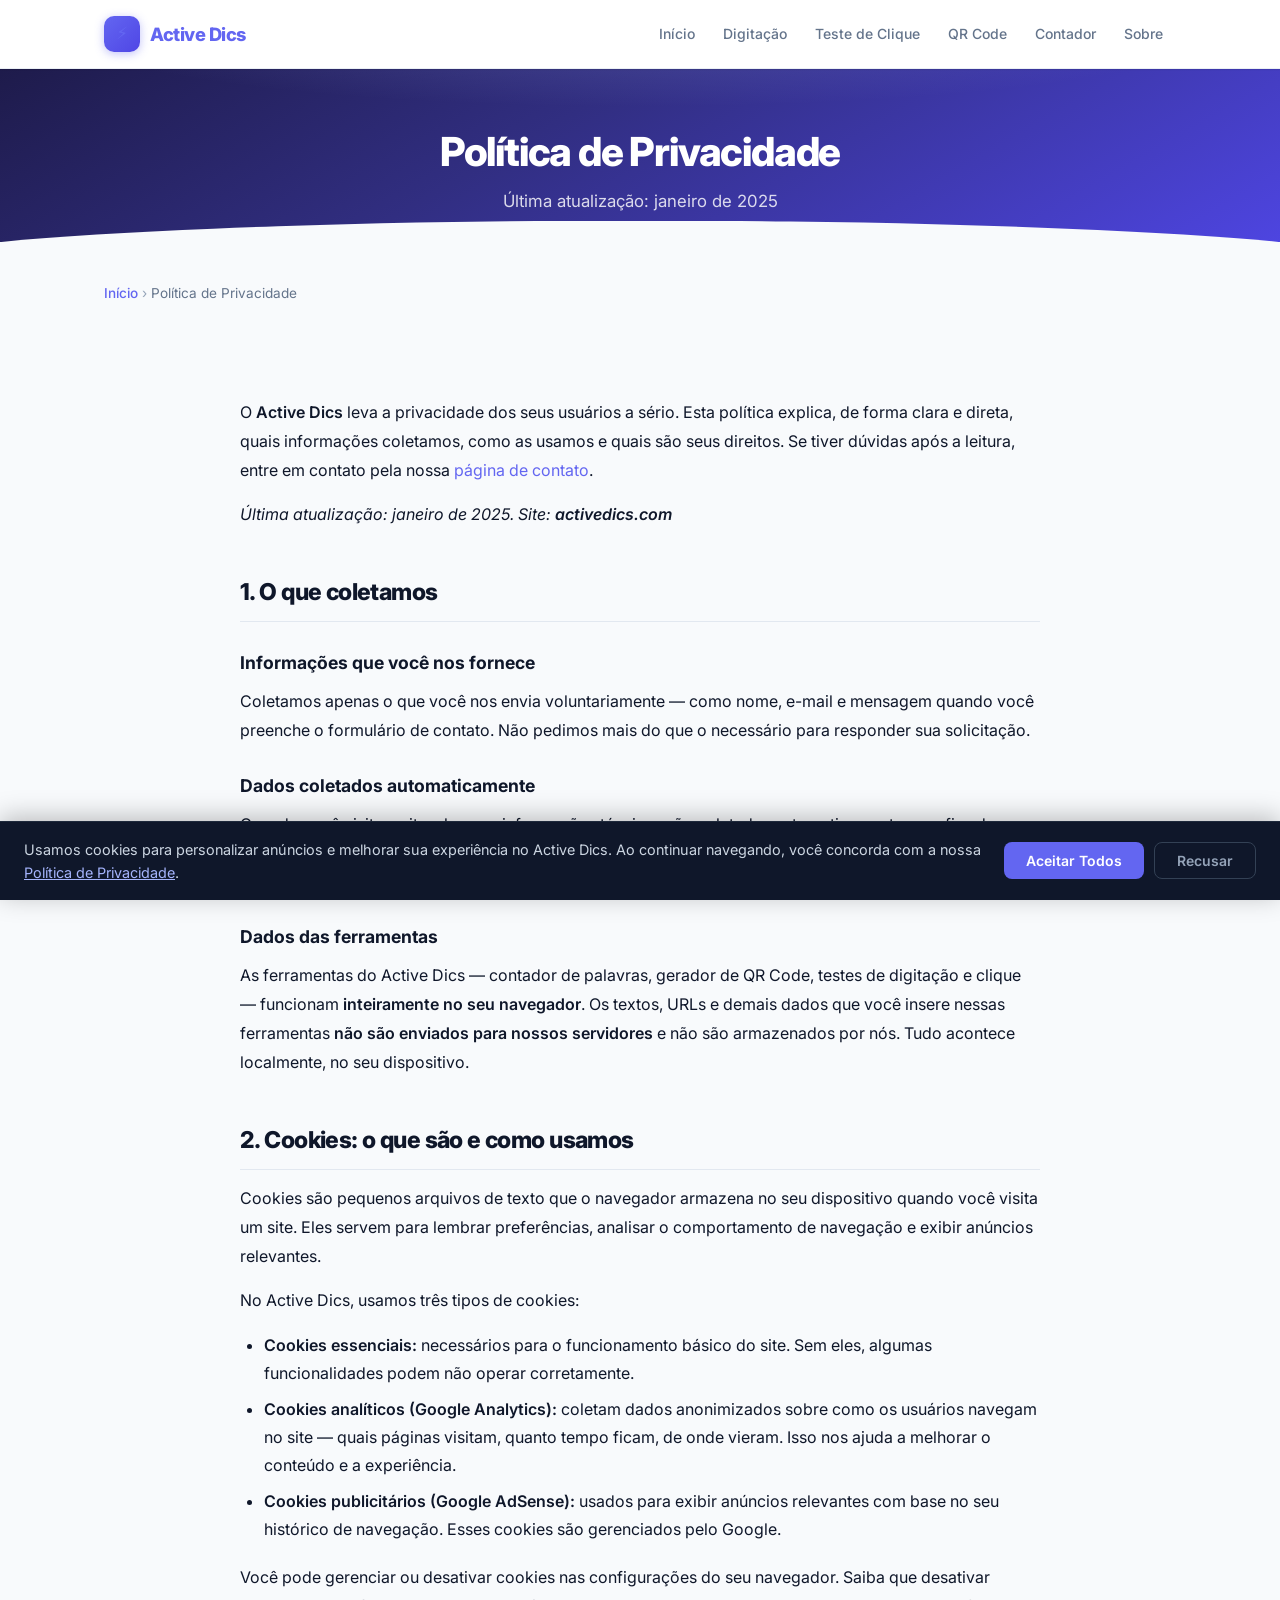
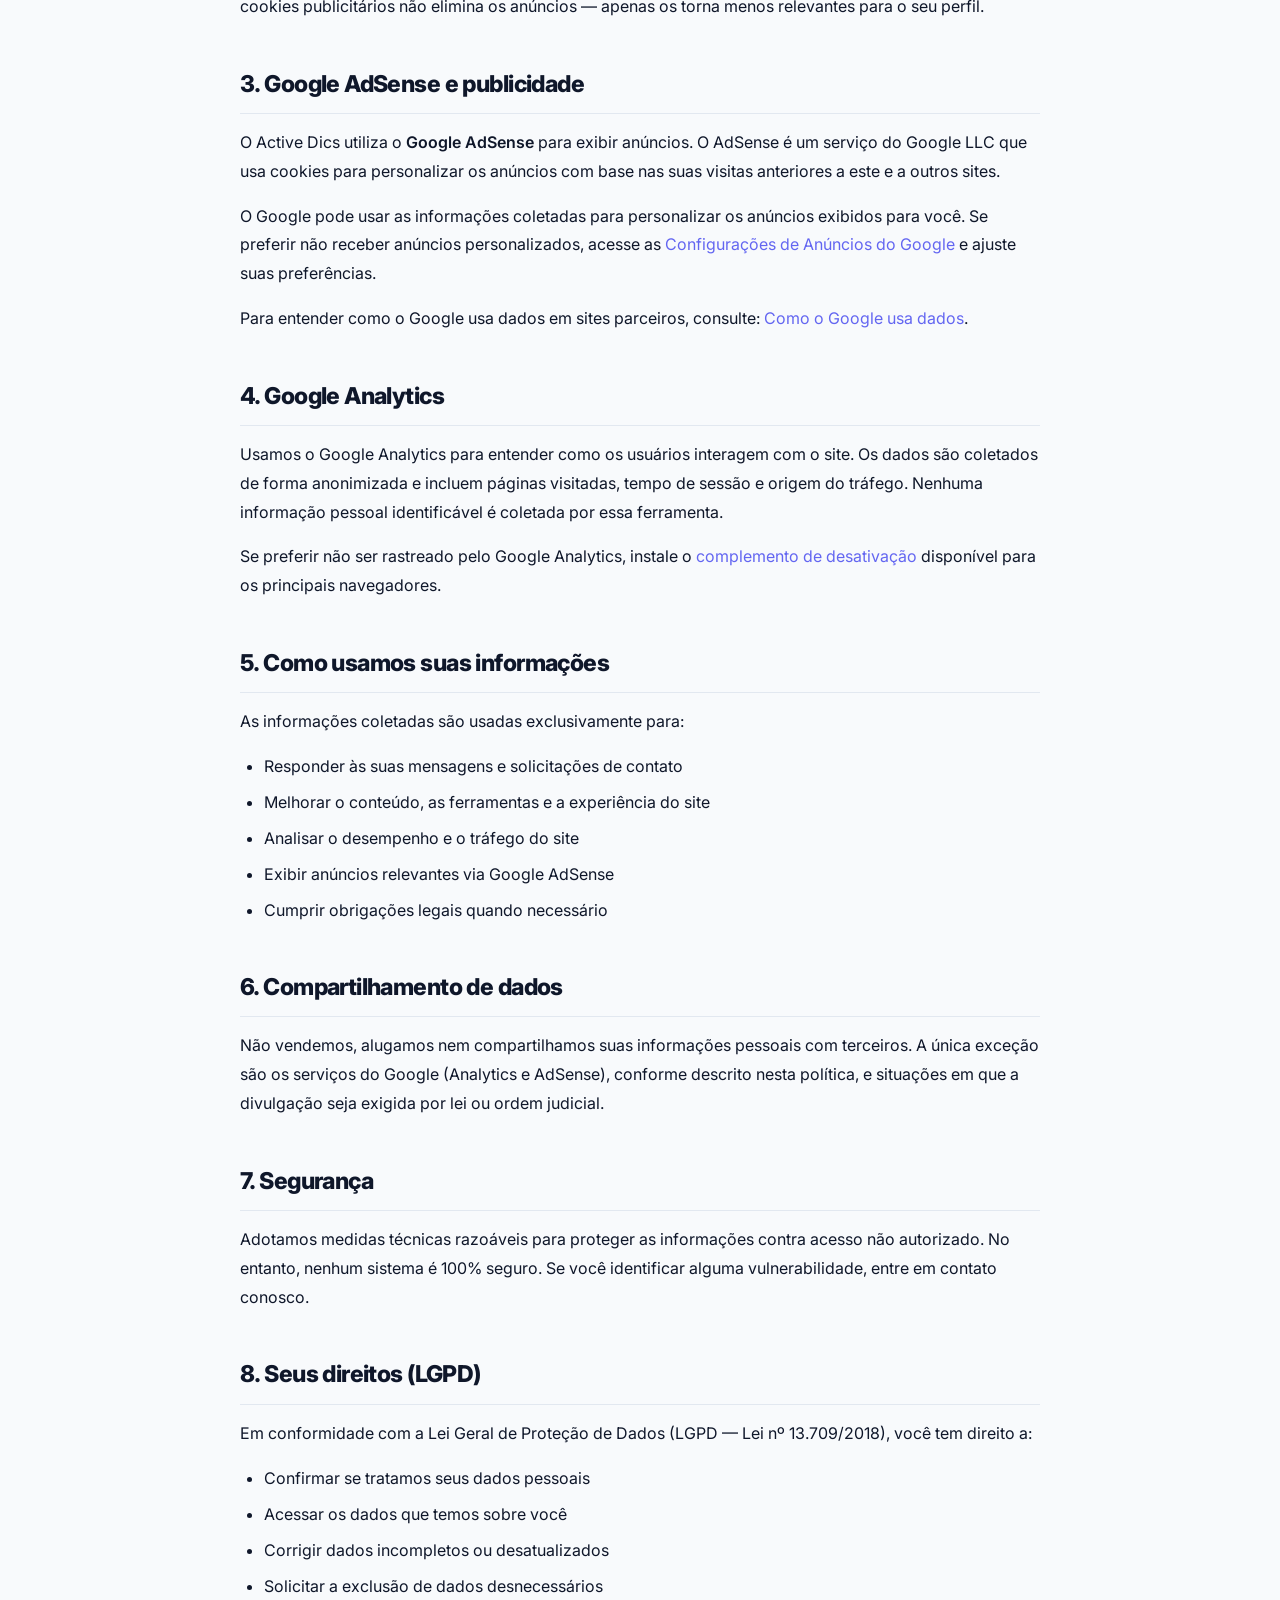
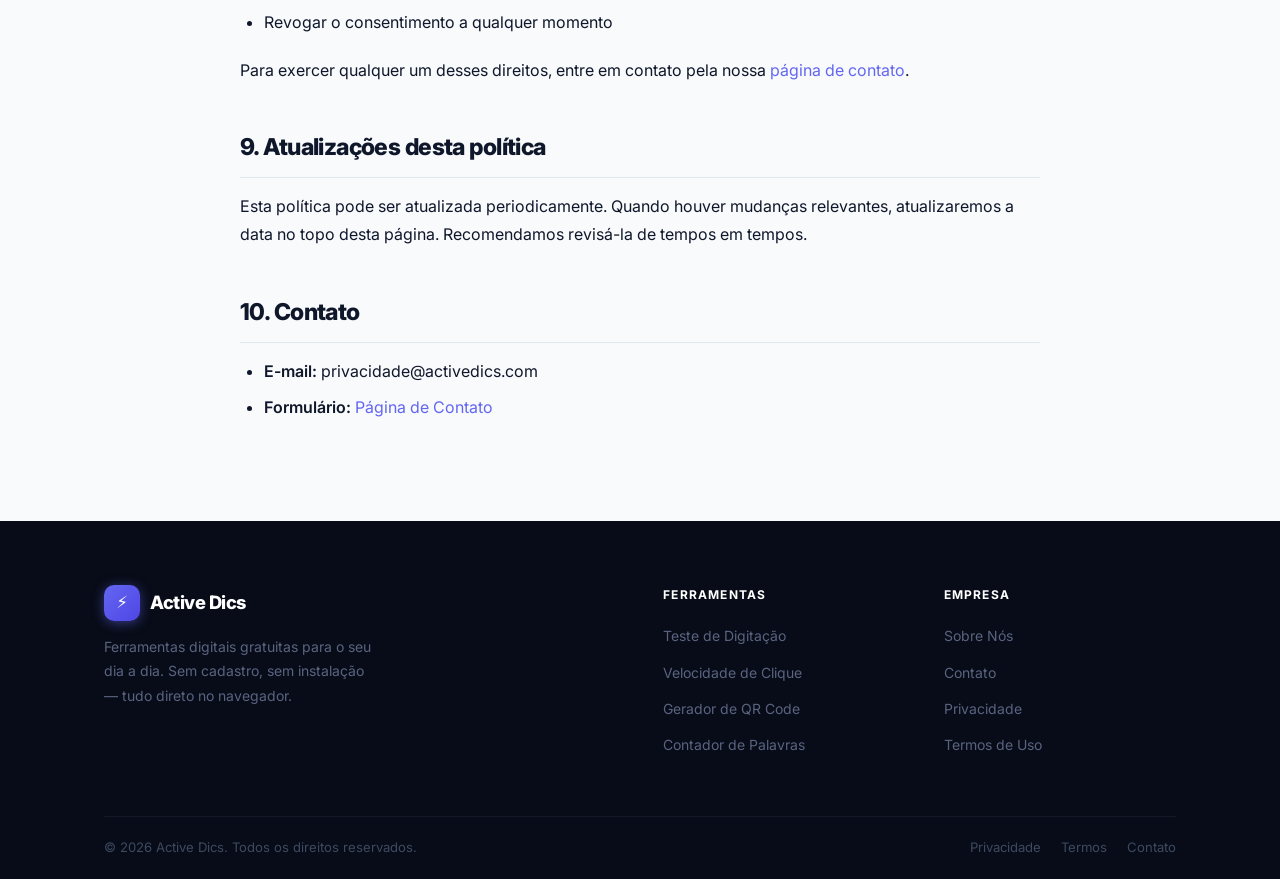
<file: privacidade.html>
<!DOCTYPE html>
<html lang="pt-BR">
<head>
  <meta charset="UTF-8" />
  <meta name="viewport" content="width=device-width, initial-scale=1.0" />
  <title>Política de Privacidade | Active Dics</title>
  <meta name="description" content="Saiba como o Active Dics coleta, usa e protege seus dados. Política clara sobre cookies, Google AdSense e conformidade com a LGPD." />
  <meta name="robots" content="index, follow" />
  <link rel="canonical" href="https://activedics.com/privacidade.html" />
  <meta property="og:title" content="Política de Privacidade — Active Dics" />
  <meta property="og:description" content="Como o Active Dics trata seus dados, usa cookies e cumpre a LGPD." />
  <meta property="og:type" content="website" />
  <meta property="og:url" content="https://activedics.com/privacidade.html" />
  <link rel="stylesheet" href="css/style.css" />
  <meta name="google-adsense-account" content="ca-pub-3918472319800821" />
  <script async src="https://pagead2.googlesyndication.com/pagead/js/adsbygoogle.js?client=ca-pub-3918472319800821" crossorigin="anonymous"></script>
</head>
<body>

  <div id="header-placeholder"></div>

  <section class="page-hero">
    <div class="container">
      <h1>Política de Privacidade</h1>
      <p>Última atualização: janeiro de 2025</p>
    </div>
  </section>

  <div class="container">
    <div class="breadcrumb">
      <a href="index.html">Início</a>
      <span class="sep">›</span>
      <span>Política de Privacidade</span>
    </div>
  </div>

  <section class="section">
    <div class="container">
      <div class="prose">

        <p>O <strong>Active Dics</strong> leva a privacidade dos seus usuários a sério. Esta política explica, de forma clara e direta, quais informações coletamos, como as usamos e quais são seus direitos. Se tiver dúvidas após a leitura, entre em contato pela nossa <a href="contato.html">página de contato</a>.</p>

        <p><em>Última atualização: janeiro de 2025. Site: <strong>activedics.com</strong></em></p>

        <h2>1. O que coletamos</h2>

        <h3>Informações que você nos fornece</h3>
        <p>Coletamos apenas o que você nos envia voluntariamente — como nome, e-mail e mensagem quando você preenche o formulário de contato. Não pedimos mais do que o necessário para responder sua solicitação.</p>

        <h3>Dados coletados automaticamente</h3>
        <p>Quando você visita o site, algumas informações técnicas são coletadas automaticamente para fins de análise de desempenho. Isso inclui endereço IP (anonimizado), tipo de navegador, sistema operacional, páginas visitadas e tempo de permanência. Esses dados não identificam você pessoalmente.</p>

        <h3>Dados das ferramentas</h3>
        <p>As ferramentas do Active Dics — contador de palavras, gerador de QR Code, testes de digitação e clique — funcionam <strong>inteiramente no seu navegador</strong>. Os textos, URLs e demais dados que você insere nessas ferramentas <strong>não são enviados para nossos servidores</strong> e não são armazenados por nós. Tudo acontece localmente, no seu dispositivo.</p>

        <h2>2. Cookies: o que são e como usamos</h2>
        <p>Cookies são pequenos arquivos de texto que o navegador armazena no seu dispositivo quando você visita um site. Eles servem para lembrar preferências, analisar o comportamento de navegação e exibir anúncios relevantes.</p>

        <p>No Active Dics, usamos três tipos de cookies:</p>

        <ul>
          <li><strong>Cookies essenciais:</strong> necessários para o funcionamento básico do site. Sem eles, algumas funcionalidades podem não operar corretamente.</li>
          <li><strong>Cookies analíticos (Google Analytics):</strong> coletam dados anonimizados sobre como os usuários navegam no site — quais páginas visitam, quanto tempo ficam, de onde vieram. Isso nos ajuda a melhorar o conteúdo e a experiência.</li>
          <li><strong>Cookies publicitários (Google AdSense):</strong> usados para exibir anúncios relevantes com base no seu histórico de navegação. Esses cookies são gerenciados pelo Google.</li>
        </ul>

        <p>Você pode gerenciar ou desativar cookies nas configurações do seu navegador. Saiba que desativar cookies publicitários não elimina os anúncios — apenas os torna menos relevantes para o seu perfil.</p>

        <h2>3. Google AdSense e publicidade</h2>
        <p>O Active Dics utiliza o <strong>Google AdSense</strong> para exibir anúncios. O AdSense é um serviço do Google LLC que usa cookies para personalizar os anúncios com base nas suas visitas anteriores a este e a outros sites.</p>

        <p>O Google pode usar as informações coletadas para personalizar os anúncios exibidos para você. Se preferir não receber anúncios personalizados, acesse as <a href="https://www.google.com/settings/ads" target="_blank" rel="noopener noreferrer">Configurações de Anúncios do Google</a> e ajuste suas preferências.</p>

        <p>Para entender como o Google usa dados em sites parceiros, consulte: <a href="https://policies.google.com/technologies/partner-sites" target="_blank" rel="noopener noreferrer">Como o Google usa dados</a>.</p>

        <h2>4. Google Analytics</h2>
        <p>Usamos o Google Analytics para entender como os usuários interagem com o site. Os dados são coletados de forma anonimizada e incluem páginas visitadas, tempo de sessão e origem do tráfego. Nenhuma informação pessoal identificável é coletada por essa ferramenta.</p>

        <p>Se preferir não ser rastreado pelo Google Analytics, instale o <a href="https://tools.google.com/dlpage/gaoptout" target="_blank" rel="noopener noreferrer">complemento de desativação</a> disponível para os principais navegadores.</p>

        <h2>5. Como usamos suas informações</h2>
        <p>As informações coletadas são usadas exclusivamente para:</p>
        <ul>
          <li>Responder às suas mensagens e solicitações de contato</li>
          <li>Melhorar o conteúdo, as ferramentas e a experiência do site</li>
          <li>Analisar o desempenho e o tráfego do site</li>
          <li>Exibir anúncios relevantes via Google AdSense</li>
          <li>Cumprir obrigações legais quando necessário</li>
        </ul>

        <h2>6. Compartilhamento de dados</h2>
        <p>Não vendemos, alugamos nem compartilhamos suas informações pessoais com terceiros. A única exceção são os serviços do Google (Analytics e AdSense), conforme descrito nesta política, e situações em que a divulgação seja exigida por lei ou ordem judicial.</p>

        <h2>7. Segurança</h2>
        <p>Adotamos medidas técnicas razoáveis para proteger as informações contra acesso não autorizado. No entanto, nenhum sistema é 100% seguro. Se você identificar alguma vulnerabilidade, entre em contato conosco.</p>

        <h2>8. Seus direitos (LGPD)</h2>
        <p>Em conformidade com a Lei Geral de Proteção de Dados (LGPD — Lei nº 13.709/2018), você tem direito a:</p>
        <ul>
          <li>Confirmar se tratamos seus dados pessoais</li>
          <li>Acessar os dados que temos sobre você</li>
          <li>Corrigir dados incompletos ou desatualizados</li>
          <li>Solicitar a exclusão de dados desnecessários</li>
          <li>Revogar o consentimento a qualquer momento</li>
        </ul>
        <p>Para exercer qualquer um desses direitos, entre em contato pela nossa <a href="contato.html">página de contato</a>.</p>

        <h2>9. Atualizações desta política</h2>
        <p>Esta política pode ser atualizada periodicamente. Quando houver mudanças relevantes, atualizaremos a data no topo desta página. Recomendamos revisá-la de tempos em tempos.</p>

        <h2>10. Contato</h2>
        <ul>
          <li><strong>E-mail:</strong> privacidade@activedics.com</li>
          <li><strong>Formulário:</strong> <a href="contato.html">Página de Contato</a></li>
        </ul>

      </div>
    </div>
  </section>

  <div id="footer-placeholder"></div>

  <script src="js/components.js"></script>
  <script src="js/main.js"></script>
  <script src="js/cookies.js"></script>
</body>
</html>
</file>
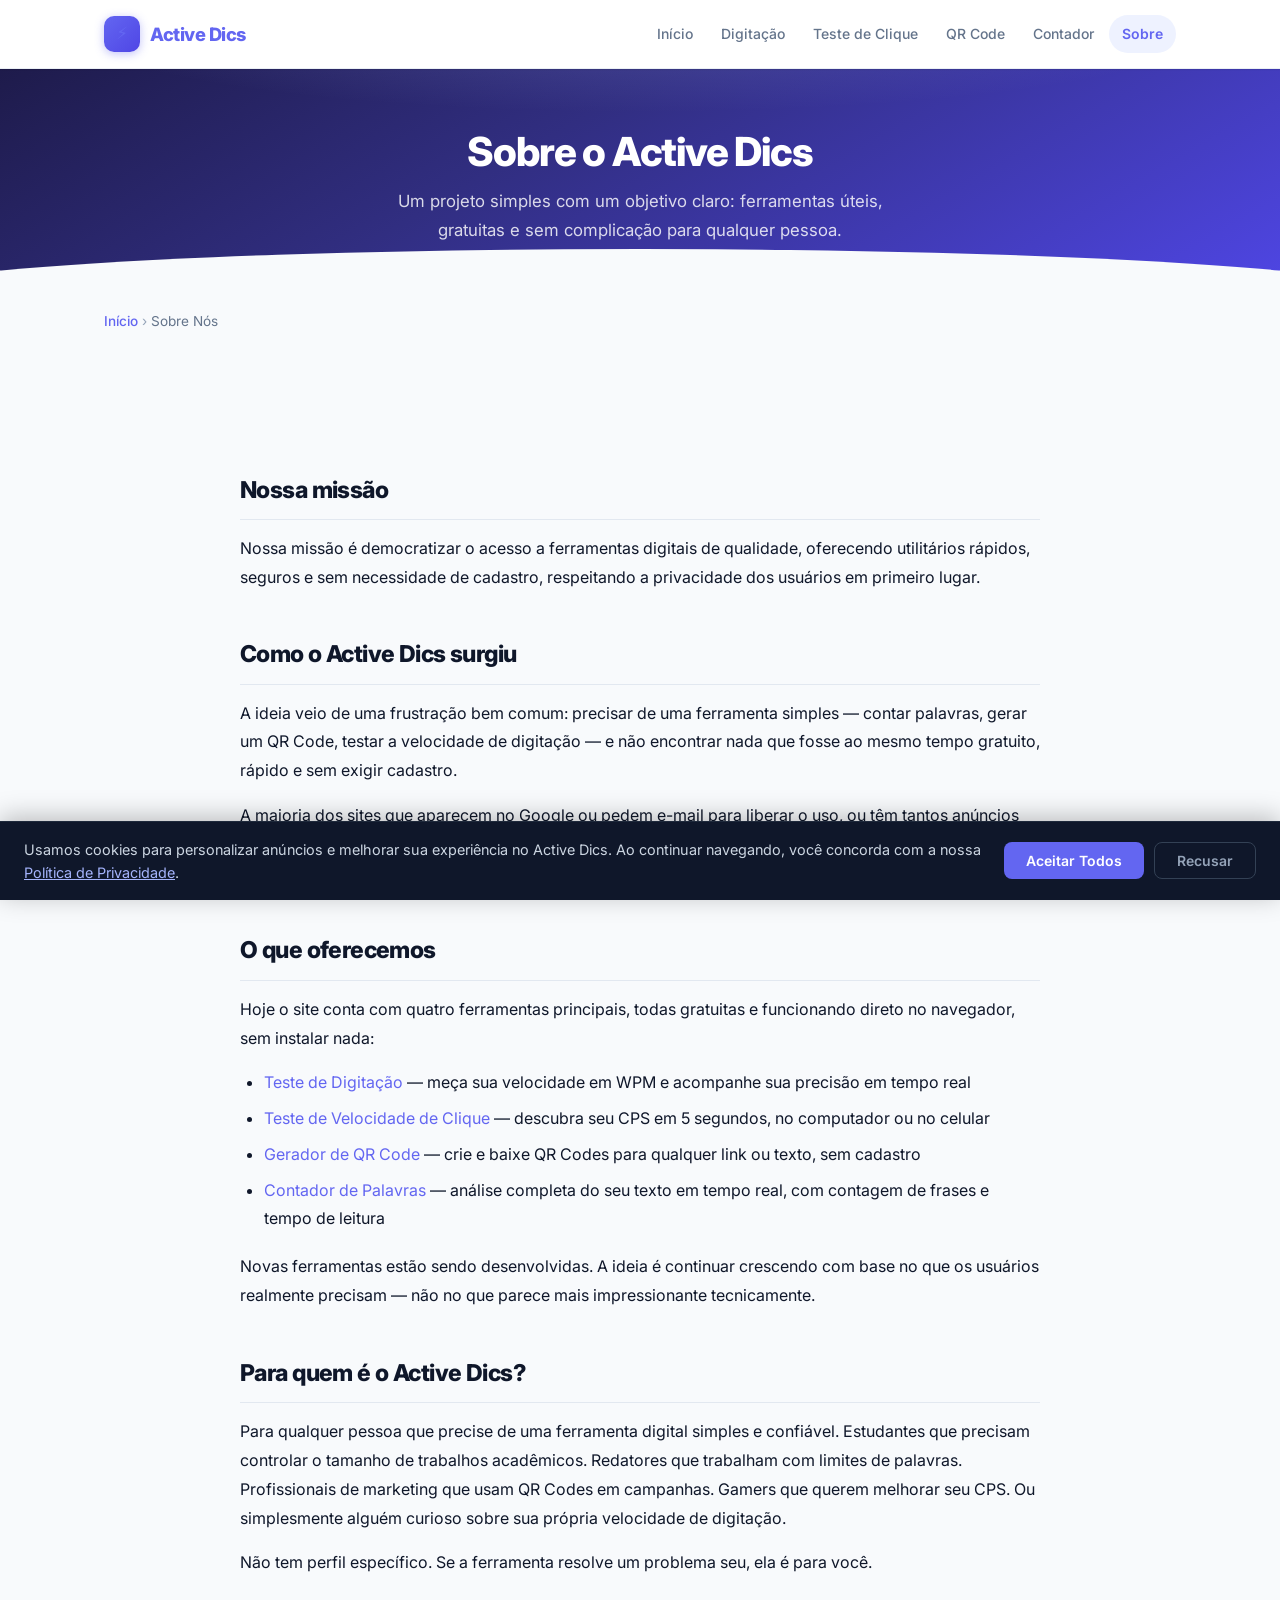
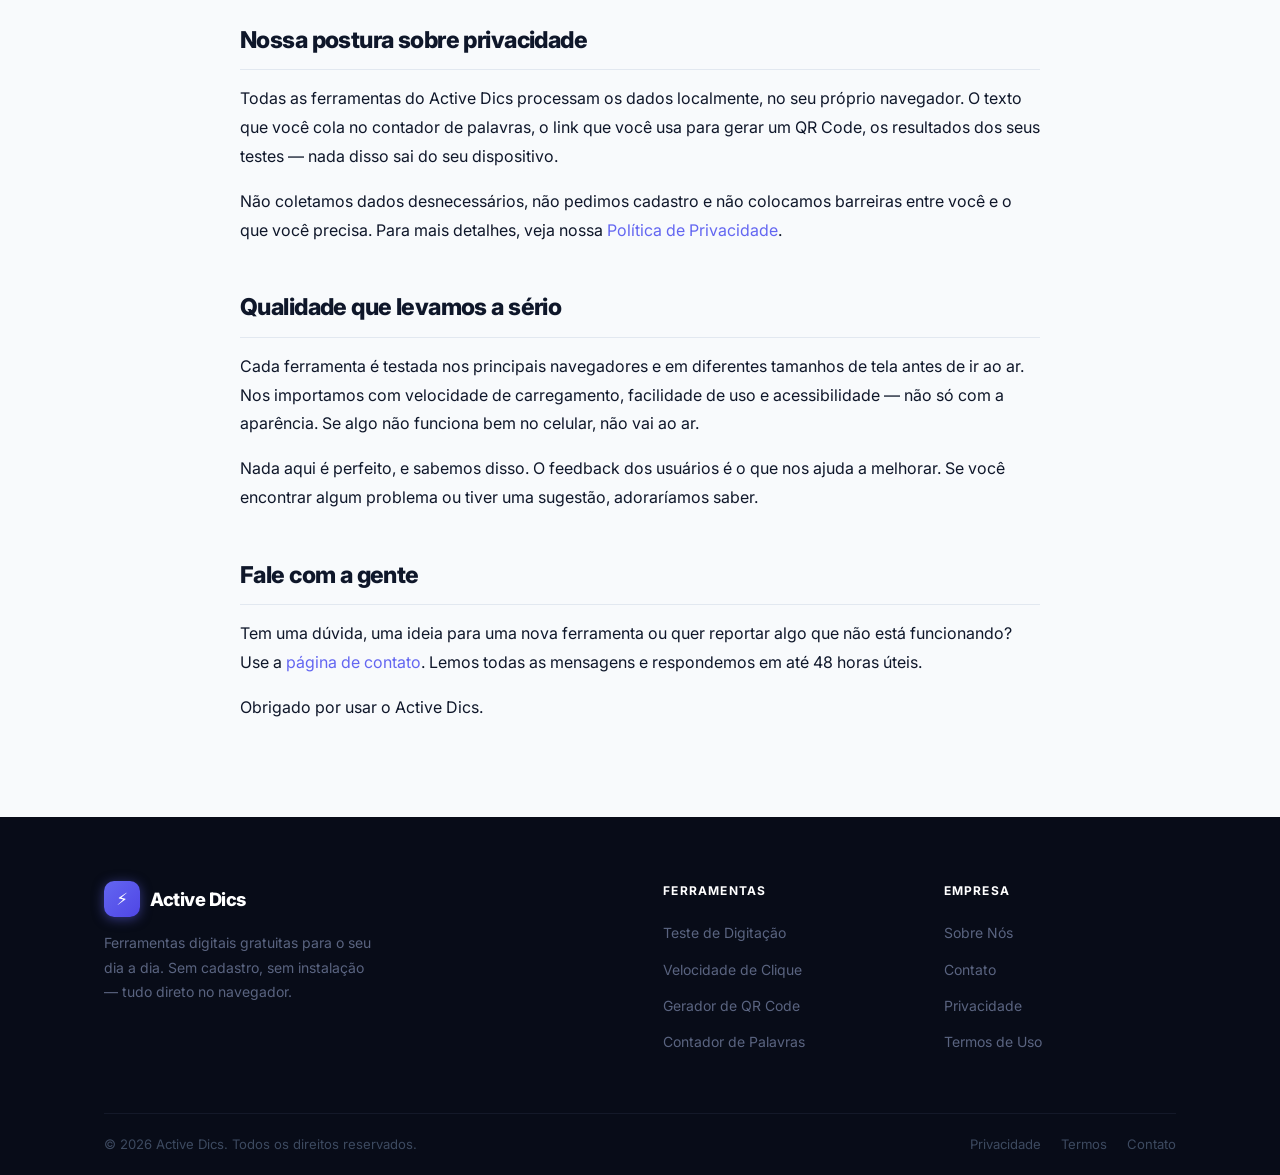
<file: sobre.html>
<!DOCTYPE html>
<html lang="pt-BR">
<head>
  <meta charset="UTF-8" />
  <meta name="viewport" content="width=device-width, initial-scale=1.0" />
  <title>Sobre o Active Dics — Ferramentas Digitais Gratuitas | Active Dics</title>
  <meta name="description" content="Conheça o Active Dics: um projeto criado para oferecer ferramentas digitais gratuitas e úteis para qualquer pessoa, sem cadastro e sem complicação." />
  <meta name="robots" content="index, follow" />
  <link rel="canonical" href="https://activedics.com/sobre.html" />
  <meta property="og:title" content="Sobre o Active Dics" />
  <meta property="og:description" content="Conheça o projeto por trás das ferramentas gratuitas do Active Dics." />
  <meta property="og:type" content="website" />
  <meta property="og:url" content="https://activedics.com/sobre.html" />
  <link rel="stylesheet" href="css/style.css" />
  <meta name="google-adsense-account" content="ca-pub-3918472319800821" />
  <script async src="https://pagead2.googlesyndication.com/pagead/js/adsbygoogle.js?client=ca-pub-3918472319800821" crossorigin="anonymous"></script>
</head>
<body>

  <div id="header-placeholder"></div>

  <section class="page-hero">
    <div class="container">
      <h1>Sobre o Active Dics</h1>
      <p>Um projeto simples com um objetivo claro: ferramentas úteis, gratuitas e sem complicação para qualquer pessoa.</p>
    </div>
  </section>

  <div class="container">
    <div class="breadcrumb">
      <a href="index.html">Início</a>
      <span class="sep">›</span>
      <span>Sobre Nós</span>
    </div>
  </div>

  <section class="section">
    <div class="container">
      <div class="prose">

        <h2>Nossa missão</h2>
        <p>Nossa missão é democratizar o acesso a ferramentas digitais de qualidade, oferecendo utilitários rápidos, seguros e sem necessidade de cadastro, respeitando a privacidade dos usuários em primeiro lugar.</p>

        <h2>Como o Active Dics surgiu</h2>
        <p>A ideia veio de uma frustração bem comum: precisar de uma ferramenta simples — contar palavras, gerar um QR Code, testar a velocidade de digitação — e não encontrar nada que fosse ao mesmo tempo gratuito, rápido e sem exigir cadastro.</p>

        <p>A maioria dos sites que aparecem no Google ou pedem e-mail para liberar o uso, ou têm tantos anúncios que fica difícil encontrar o que você precisa, ou simplesmente não funcionam direito no celular. O Active Dics nasceu para ser diferente disso — e continua sendo.</p>

        <h2>O que oferecemos</h2>
        <p>Hoje o site conta com quatro ferramentas principais, todas gratuitas e funcionando direto no navegador, sem instalar nada:</p>

        <ul>
          <li><a href="teste-digitacao.html">Teste de Digitação</a> — meça sua velocidade em WPM e acompanhe sua precisão em tempo real</li>
          <li><a href="teste-clique.html">Teste de Velocidade de Clique</a> — descubra seu CPS em 5 segundos, no computador ou no celular</li>
          <li><a href="gerador-qrcode.html">Gerador de QR Code</a> — crie e baixe QR Codes para qualquer link ou texto, sem cadastro</li>
          <li><a href="contador-palavras.html">Contador de Palavras</a> — análise completa do seu texto em tempo real, com contagem de frases e tempo de leitura</li>
        </ul>

        <p>Novas ferramentas estão sendo desenvolvidas. A ideia é continuar crescendo com base no que os usuários realmente precisam — não no que parece mais impressionante tecnicamente.</p>

        <h2>Para quem é o Active Dics?</h2>
        <p>Para qualquer pessoa que precise de uma ferramenta digital simples e confiável. Estudantes que precisam controlar o tamanho de trabalhos acadêmicos. Redatores que trabalham com limites de palavras. Profissionais de marketing que usam QR Codes em campanhas. Gamers que querem melhorar seu CPS. Ou simplesmente alguém curioso sobre sua própria velocidade de digitação.</p>

        <p>Não tem perfil específico. Se a ferramenta resolve um problema seu, ela é para você.</p>

        <h2>Nossa postura sobre privacidade</h2>
        <p>Todas as ferramentas do Active Dics processam os dados localmente, no seu próprio navegador. O texto que você cola no contador de palavras, o link que você usa para gerar um QR Code, os resultados dos seus testes — nada disso sai do seu dispositivo.</p>

        <p>Não coletamos dados desnecessários, não pedimos cadastro e não colocamos barreiras entre você e o que você precisa. Para mais detalhes, veja nossa <a href="privacidade.html">Política de Privacidade</a>.</p>

        <h2>Qualidade que levamos a sério</h2>
        <p>Cada ferramenta é testada nos principais navegadores e em diferentes tamanhos de tela antes de ir ao ar. Nos importamos com velocidade de carregamento, facilidade de uso e acessibilidade — não só com a aparência. Se algo não funciona bem no celular, não vai ao ar.</p>

        <p>Nada aqui é perfeito, e sabemos disso. O feedback dos usuários é o que nos ajuda a melhorar. Se você encontrar algum problema ou tiver uma sugestão, adoraríamos saber.</p>

        <h2>Fale com a gente</h2>
        <p>Tem uma dúvida, uma ideia para uma nova ferramenta ou quer reportar algo que não está funcionando? Use a <a href="contato.html">página de contato</a>. Lemos todas as mensagens e respondemos em até 48 horas úteis.</p>

        <p>Obrigado por usar o Active Dics.</p>

      </div>
    </div>
  </section>

  <div id="footer-placeholder"></div>

  <script src="js/components.js"></script>
  <script src="js/main.js"></script>
  <script src="js/cookies.js"></script>
</body>
</html>
</file>
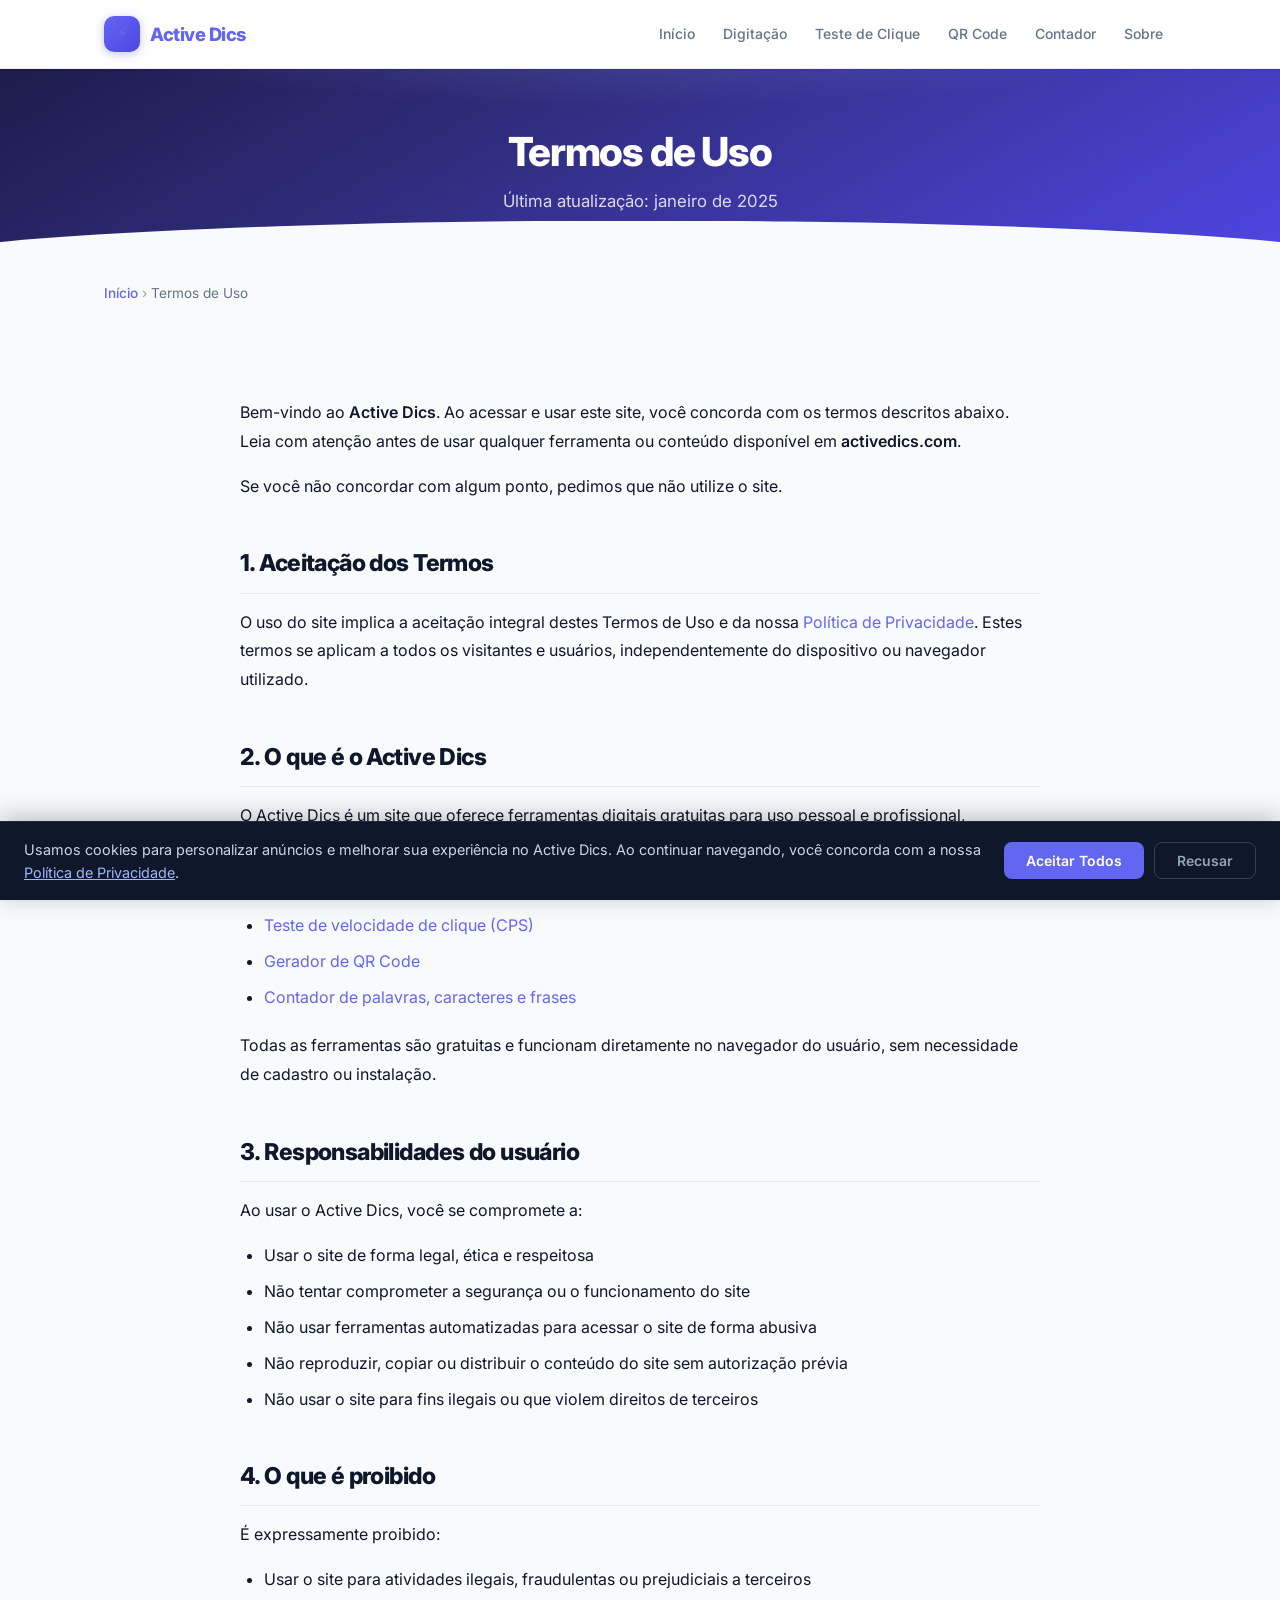
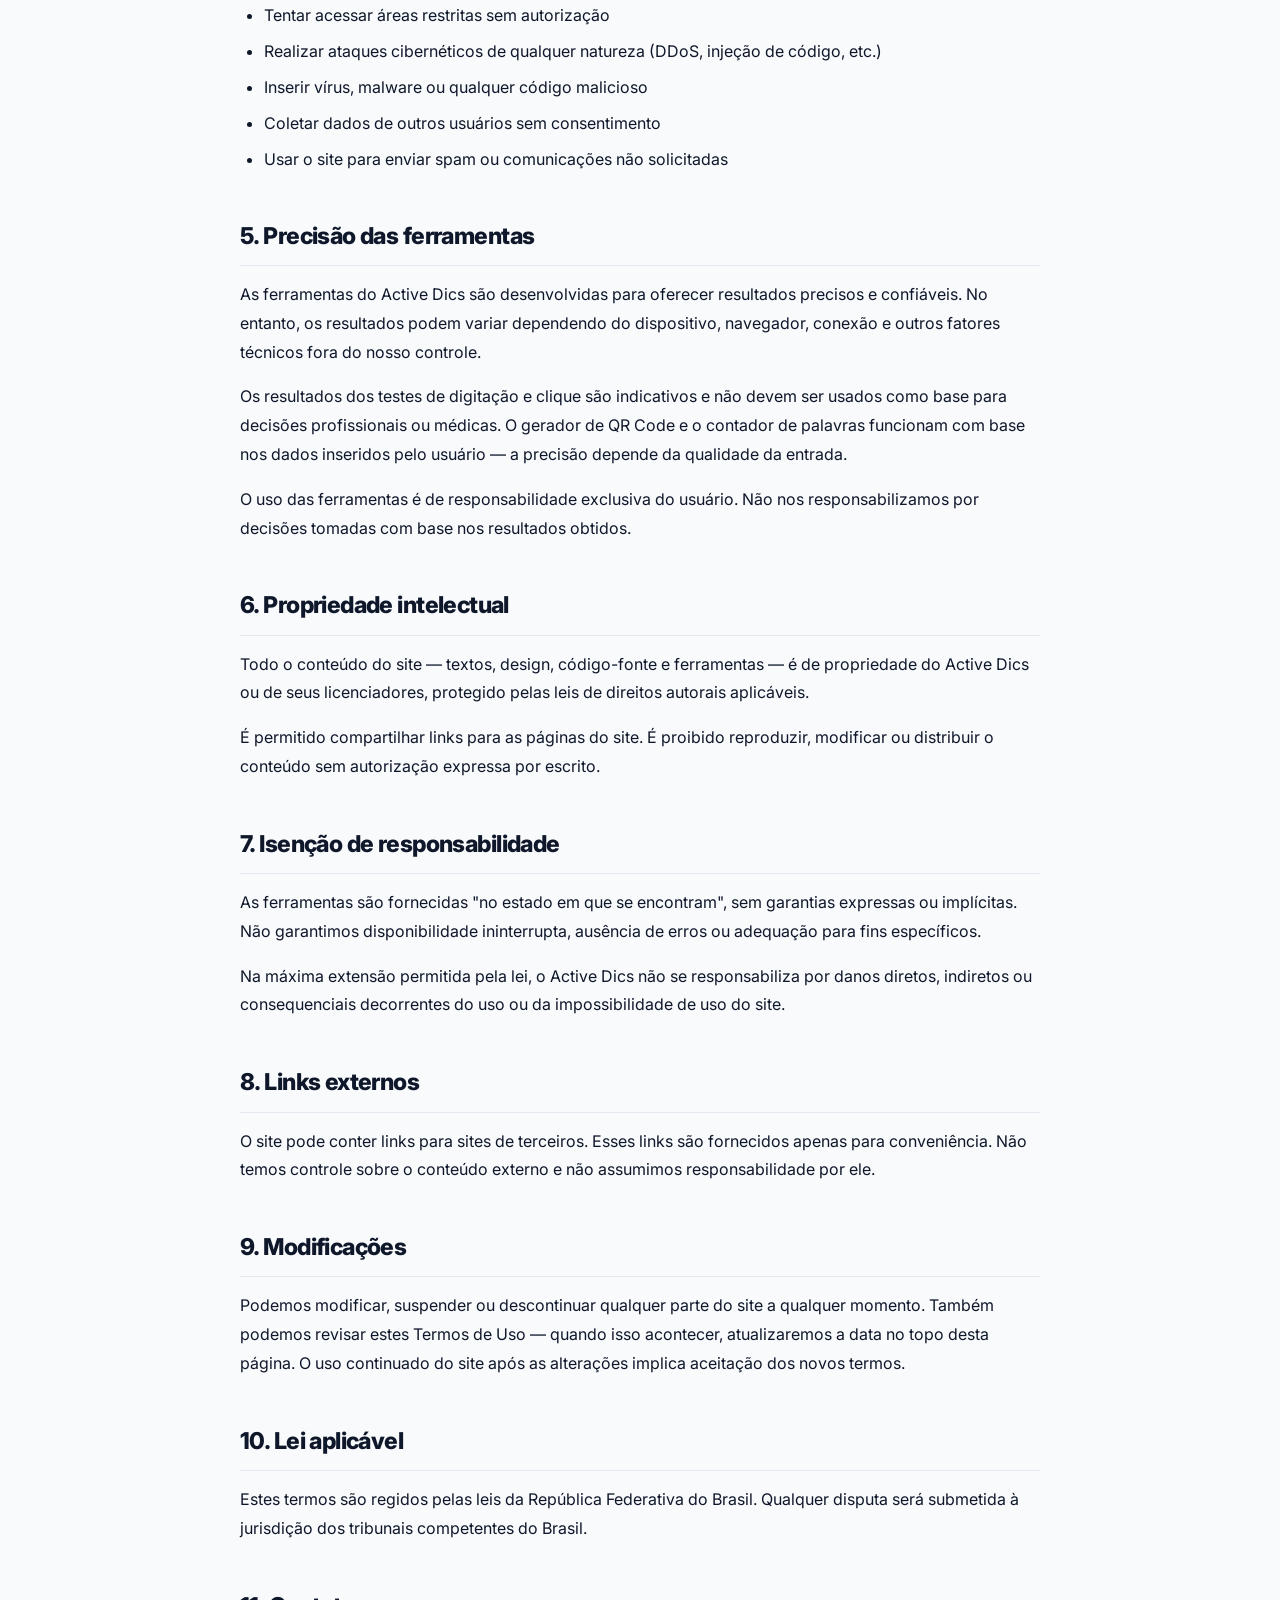
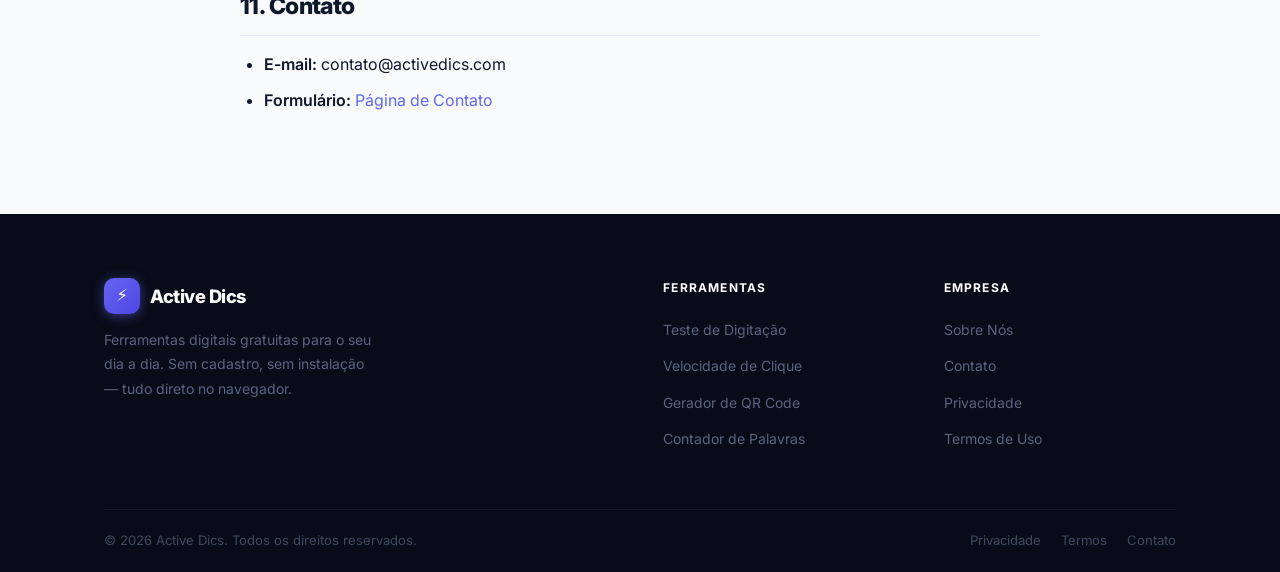
<file: termos.html>
<!DOCTYPE html>
<html lang="pt-BR">
<head>
  <meta charset="UTF-8" />
  <meta name="viewport" content="width=device-width, initial-scale=1.0" />
  <title>Termos de Uso | Active Dics</title>
  <meta name="description" content="Leia os Termos de Uso do Active Dics. Regras de utilização, responsabilidades, propriedade intelectual e condições gerais do serviço." />
  <meta name="robots" content="index, follow" />
  <link rel="canonical" href="https://activedics.com/termos.html" />
  <meta property="og:title" content="Termos de Uso — Active Dics" />
  <meta property="og:description" content="Condições de uso, responsabilidades e regras gerais do Active Dics." />
  <meta property="og:type" content="website" />
  <meta property="og:url" content="https://activedics.com/termos.html" />
  <link rel="stylesheet" href="css/style.css" />
  <meta name="google-adsense-account" content="ca-pub-3918472319800821" />
  <script async src="https://pagead2.googlesyndication.com/pagead/js/adsbygoogle.js?client=ca-pub-3918472319800821" crossorigin="anonymous"></script>
</head>
<body>

  <div id="header-placeholder"></div>

  <section class="page-hero">
    <div class="container">
      <h1>Termos de Uso</h1>
      <p>Última atualização: janeiro de 2025</p>
    </div>
  </section>

  <div class="container">
    <div class="breadcrumb">
      <a href="index.html">Início</a>
      <span class="sep">›</span>
      <span>Termos de Uso</span>
    </div>
  </div>

  <section class="section">
    <div class="container">
      <div class="prose">

        <p>Bem-vindo ao <strong>Active Dics</strong>. Ao acessar e usar este site, você concorda com os termos descritos abaixo. Leia com atenção antes de usar qualquer ferramenta ou conteúdo disponível em <strong>activedics.com</strong>.</p>

        <p>Se você não concordar com algum ponto, pedimos que não utilize o site.</p>

        <h2>1. Aceitação dos Termos</h2>
        <p>O uso do site implica a aceitação integral destes Termos de Uso e da nossa <a href="privacidade.html">Política de Privacidade</a>. Estes termos se aplicam a todos os visitantes e usuários, independentemente do dispositivo ou navegador utilizado.</p>

        <h2>2. O que é o Active Dics</h2>
        <p>O Active Dics é um site que oferece ferramentas digitais gratuitas para uso pessoal e profissional, incluindo:</p>
        <ul>
          <li><a href="teste-digitacao.html">Teste de velocidade de digitação</a></li>
          <li><a href="teste-clique.html">Teste de velocidade de clique (CPS)</a></li>
          <li><a href="gerador-qrcode.html">Gerador de QR Code</a></li>
          <li><a href="contador-palavras.html">Contador de palavras, caracteres e frases</a></li>
        </ul>
        <p>Todas as ferramentas são gratuitas e funcionam diretamente no navegador do usuário, sem necessidade de cadastro ou instalação.</p>

        <h2>3. Responsabilidades do usuário</h2>
        <p>Ao usar o Active Dics, você se compromete a:</p>
        <ul>
          <li>Usar o site de forma legal, ética e respeitosa</li>
          <li>Não tentar comprometer a segurança ou o funcionamento do site</li>
          <li>Não usar ferramentas automatizadas para acessar o site de forma abusiva</li>
          <li>Não reproduzir, copiar ou distribuir o conteúdo do site sem autorização prévia</li>
          <li>Não usar o site para fins ilegais ou que violem direitos de terceiros</li>
        </ul>

        <h2>4. O que é proibido</h2>
        <p>É expressamente proibido:</p>
        <ul>
          <li>Usar o site para atividades ilegais, fraudulentas ou prejudiciais a terceiros</li>
          <li>Tentar acessar áreas restritas sem autorização</li>
          <li>Realizar ataques cibernéticos de qualquer natureza (DDoS, injeção de código, etc.)</li>
          <li>Inserir vírus, malware ou qualquer código malicioso</li>
          <li>Coletar dados de outros usuários sem consentimento</li>
          <li>Usar o site para enviar spam ou comunicações não solicitadas</li>
        </ul>

        <h2>5. Precisão das ferramentas</h2>
        <p>As ferramentas do Active Dics são desenvolvidas para oferecer resultados precisos e confiáveis. No entanto, os resultados podem variar dependendo do dispositivo, navegador, conexão e outros fatores técnicos fora do nosso controle.</p>

        <p>Os resultados dos testes de digitação e clique são indicativos e não devem ser usados como base para decisões profissionais ou médicas. O gerador de QR Code e o contador de palavras funcionam com base nos dados inseridos pelo usuário — a precisão depende da qualidade da entrada.</p>

        <p>O uso das ferramentas é de responsabilidade exclusiva do usuário. Não nos responsabilizamos por decisões tomadas com base nos resultados obtidos.</p>

        <h2>6. Propriedade intelectual</h2>
        <p>Todo o conteúdo do site — textos, design, código-fonte e ferramentas — é de propriedade do Active Dics ou de seus licenciadores, protegido pelas leis de direitos autorais aplicáveis.</p>

        <p>É permitido compartilhar links para as páginas do site. É proibido reproduzir, modificar ou distribuir o conteúdo sem autorização expressa por escrito.</p>

        <h2>7. Isenção de responsabilidade</h2>
        <p>As ferramentas são fornecidas "no estado em que se encontram", sem garantias expressas ou implícitas. Não garantimos disponibilidade ininterrupta, ausência de erros ou adequação para fins específicos.</p>

        <p>Na máxima extensão permitida pela lei, o Active Dics não se responsabiliza por danos diretos, indiretos ou consequenciais decorrentes do uso ou da impossibilidade de uso do site.</p>

        <h2>8. Links externos</h2>
        <p>O site pode conter links para sites de terceiros. Esses links são fornecidos apenas para conveniência. Não temos controle sobre o conteúdo externo e não assumimos responsabilidade por ele.</p>

        <h2>9. Modificações</h2>
        <p>Podemos modificar, suspender ou descontinuar qualquer parte do site a qualquer momento. Também podemos revisar estes Termos de Uso — quando isso acontecer, atualizaremos a data no topo desta página. O uso continuado do site após as alterações implica aceitação dos novos termos.</p>

        <h2>10. Lei aplicável</h2>
        <p>Estes termos são regidos pelas leis da República Federativa do Brasil. Qualquer disputa será submetida à jurisdição dos tribunais competentes do Brasil.</p>

        <h2>11. Contato</h2>
        <ul>
          <li><strong>E-mail:</strong> contato@activedics.com</li>
          <li><strong>Formulário:</strong> <a href="contato.html">Página de Contato</a></li>
        </ul>

      </div>
    </div>
  </section>

  <div id="footer-placeholder"></div>

  <script src="js/components.js"></script>
  <script src="js/main.js"></script>
  <script src="js/cookies.js"></script>
</body>
</html>
</file>
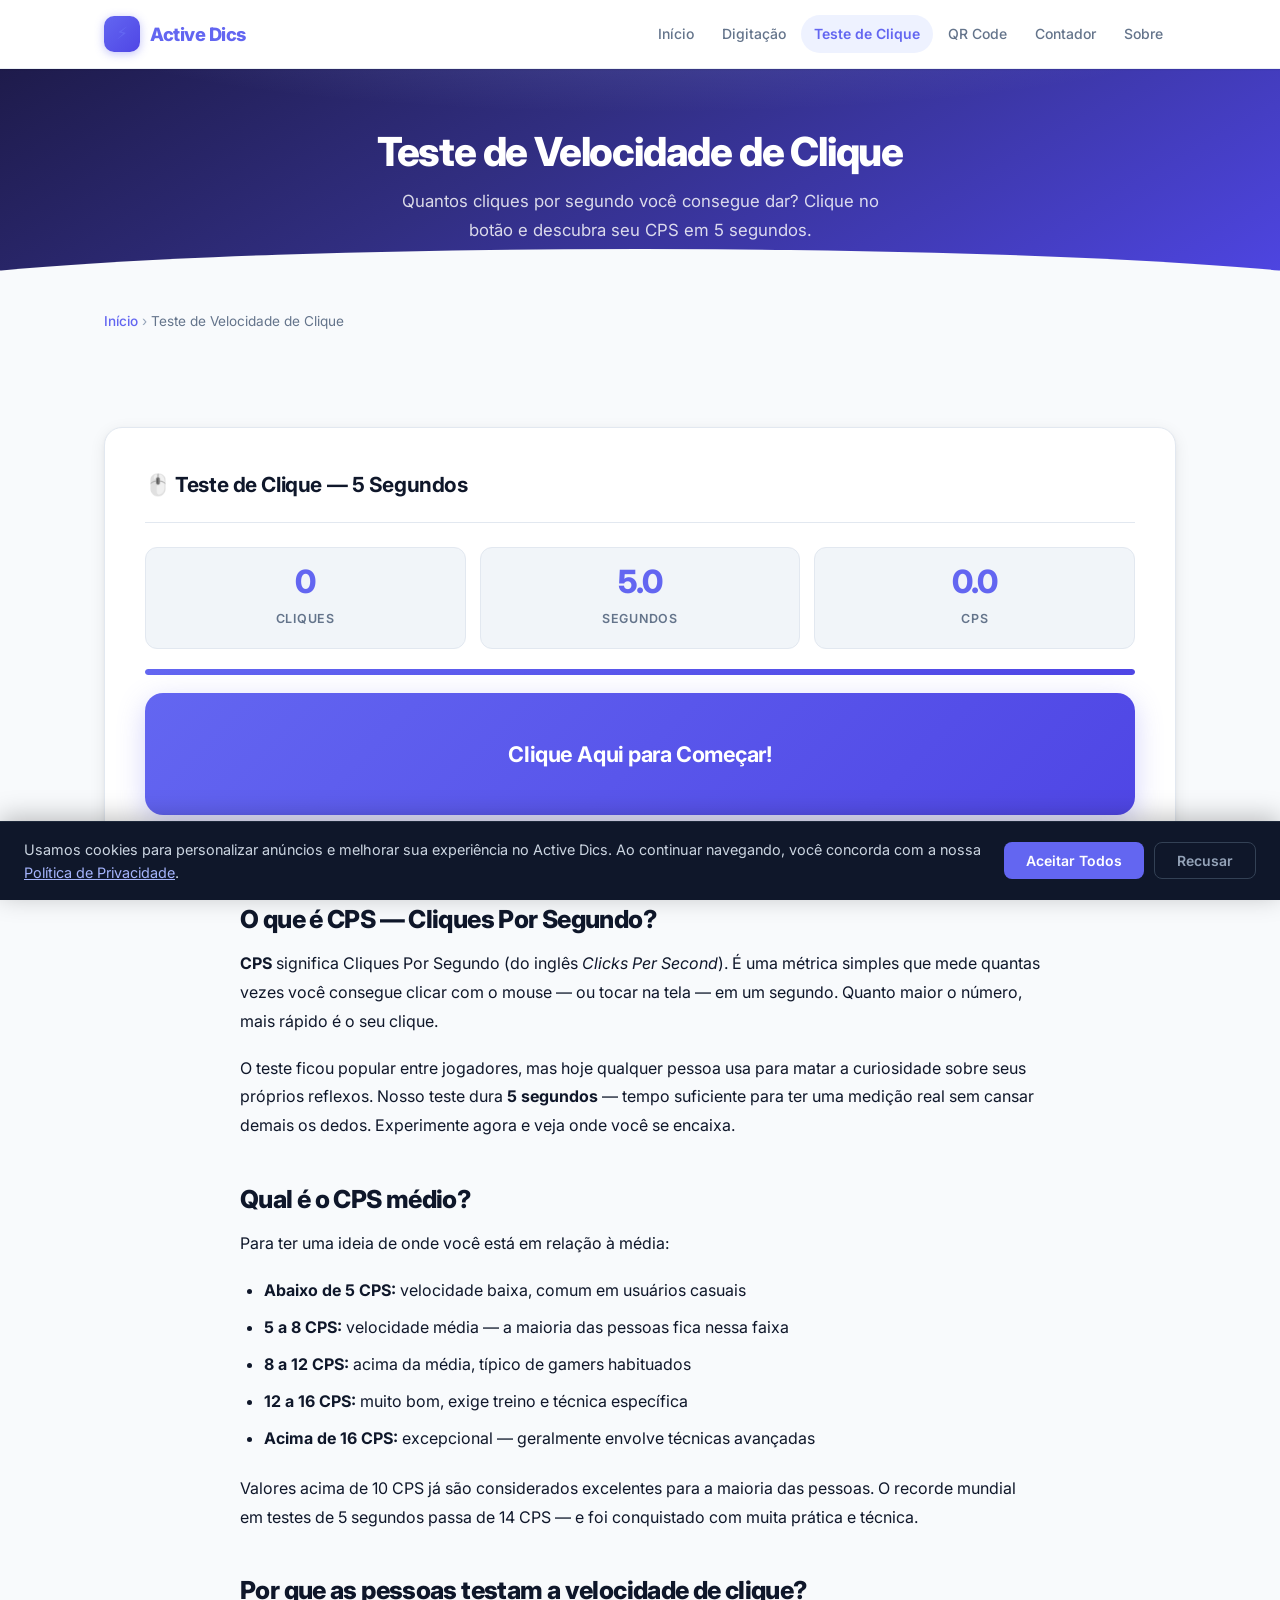
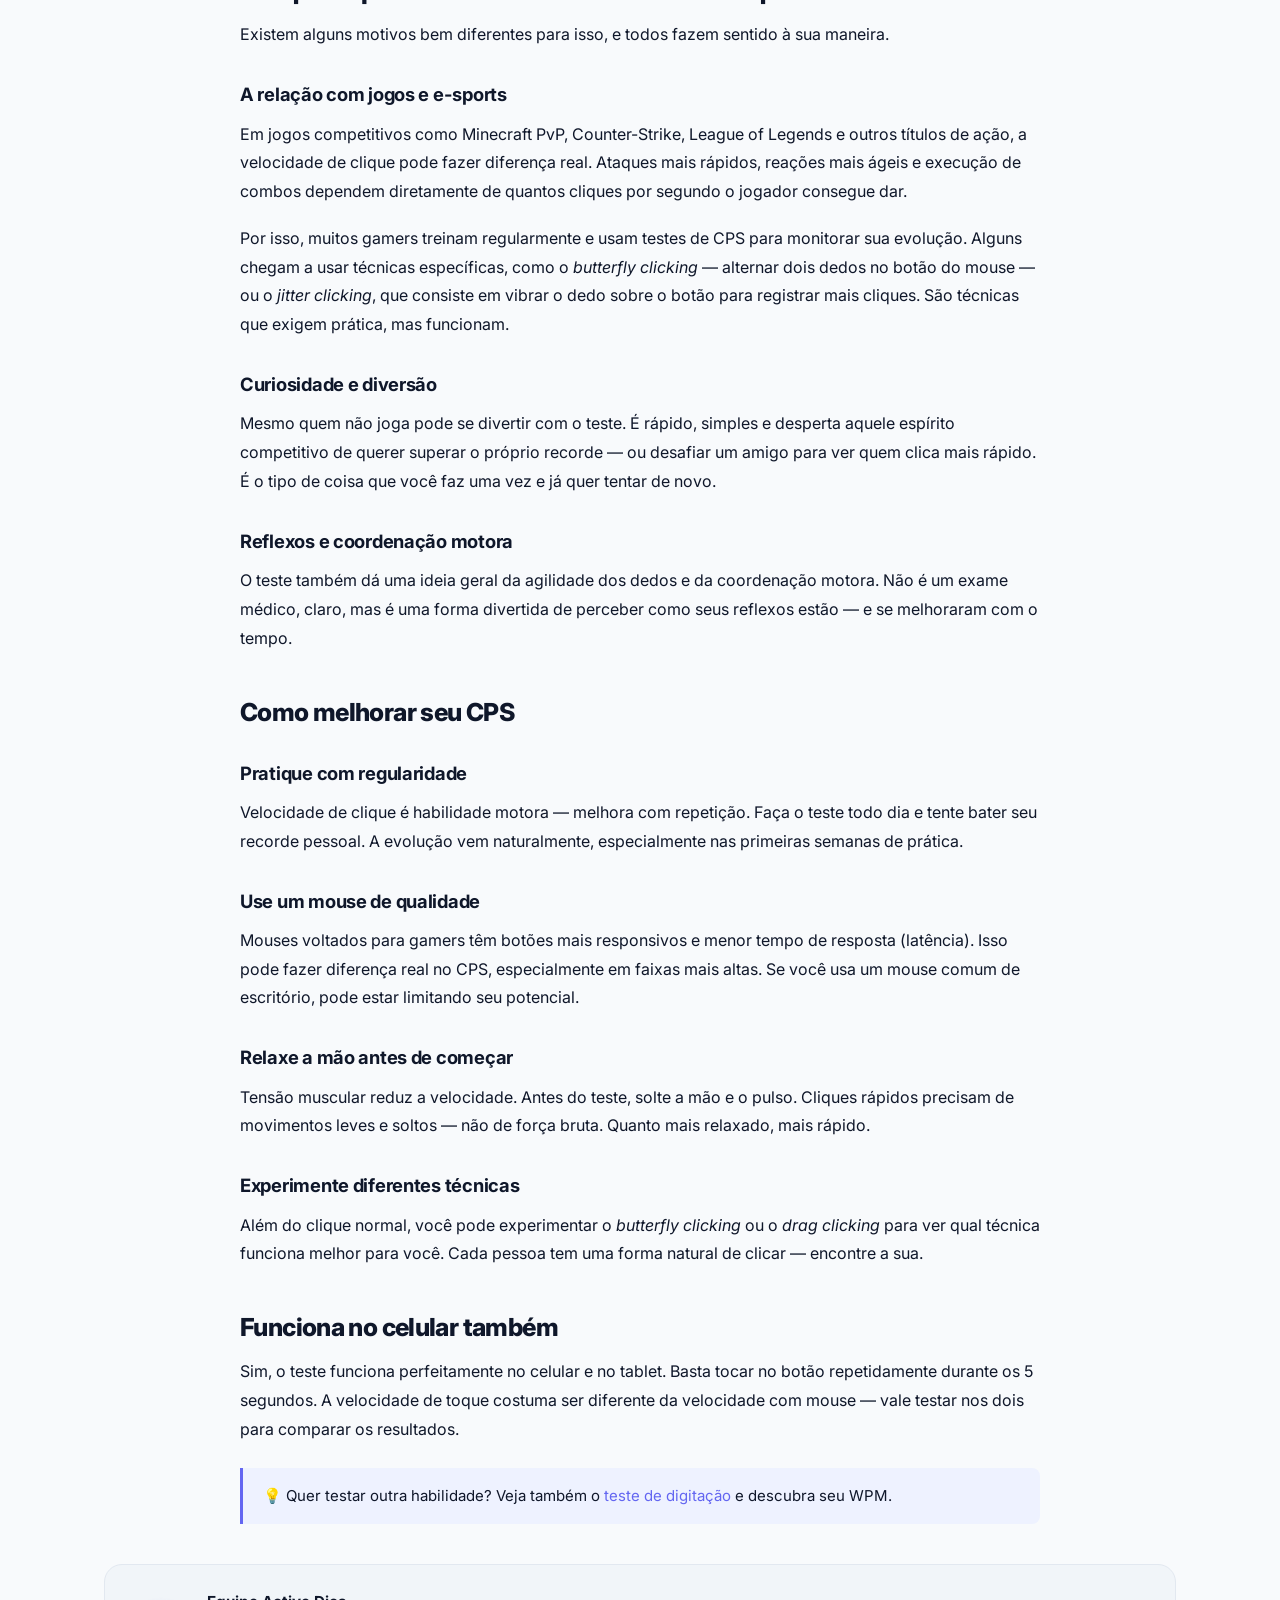
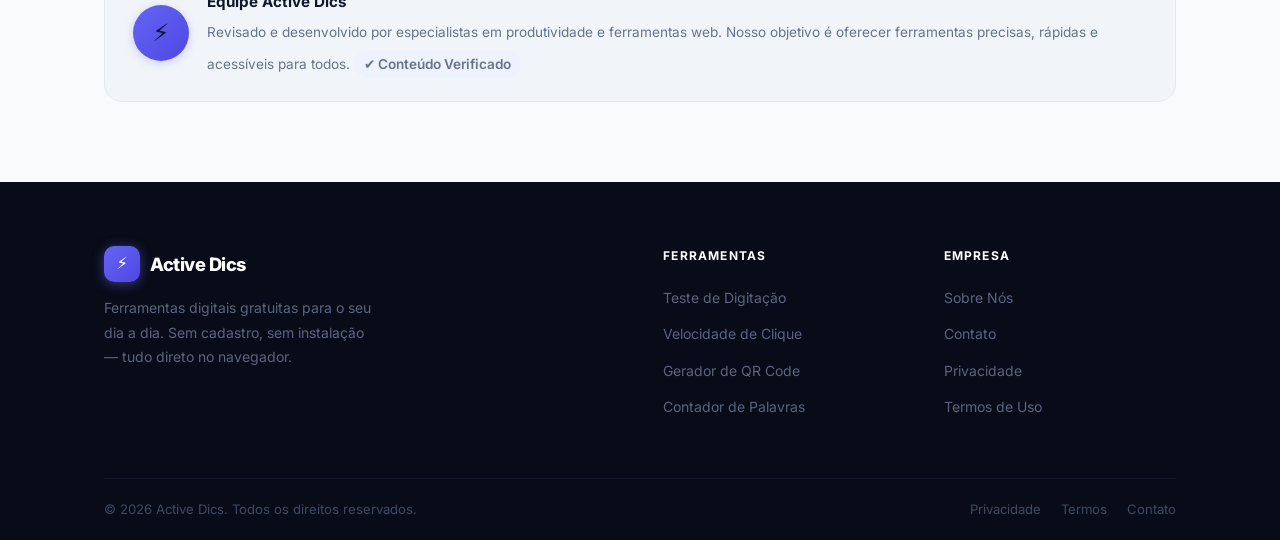
<file: teste-clique.html>
<!DOCTYPE html>
<html lang="pt-BR">
<head>
  <meta charset="UTF-8" />
  <meta name="viewport" content="width=device-width, initial-scale=1.0" />
  <title>Teste de Velocidade de Clique (CPS) — Quantos cliques por segundo? | Active Dics</title>
  <meta name="description" content="Teste sua velocidade de clique e descubra seu CPS em 5 segundos. Ferramenta gratuita para gamers e curiosos. Funciona no celular e no PC, sem cadastro." />
  <meta name="keywords" content="teste de clique, CPS, cliques por segundo, velocidade de clique, click speed test, teste para gamers" />
  <meta name="robots" content="index, follow" />
  <link rel="canonical" href="https://activedics.com/teste-clique.html" />
  <meta property="og:title" content="Teste de Velocidade de Clique — Descubra seu CPS" />
  <meta property="og:description" content="Quantos cliques por segundo você consegue dar? Teste em 5 segundos. Grátis, sem cadastro, funciona no celular." />
  <meta property="og:type" content="website" />
  <meta property="og:url" content="https://activedics.com/teste-clique.html" />
  <link rel="stylesheet" href="css/style.css" />
  <meta name="google-adsense-account" content="ca-pub-3918472319800821" />
  <script async src="https://pagead2.googlesyndication.com/pagead/js/adsbygoogle.js?client=ca-pub-3918472319800821" crossorigin="anonymous"></script>
  <script type="application/ld+json">
  {
    "@context": "https://schema.org",
    "@type": "SoftwareApplication",
    "name": "Teste de Velocidade de Clique (CPS)",
    "url": "https://activedics.com/teste-clique.html",
    "description": "Ferramenta gratuita para medir cliques por segundo (CPS) em 5 segundos. Funciona no PC e no celular.",
    "applicationCategory": "UtilitiesApplication",
    "operatingSystem": "Web",
    "offers": { "@type": "Offer", "price": "0", "priceCurrency": "BRL" },
    "author": {
      "@type": "Organization",
      "name": "Equipe Active Dics",
      "url": "https://activedics.com"
    }
  }
  </script>
</head>
<body>

  <div id="header-placeholder"></div>

  <section class="page-hero">
    <div class="container">
      <h1>Teste de Velocidade de Clique</h1>
      <p>Quantos cliques por segundo você consegue dar? Clique no botão e descubra seu CPS em 5 segundos.</p>
    </div>
  </section>

  <div class="container">
    <div class="breadcrumb">
      <a href="index.html">Início</a>
      <span class="sep">›</span>
      <span>Teste de Velocidade de Clique</span>
    </div>
  </div>

  <!-- Ferramenta -->
  <section class="section">
    <div class="container">
      <div class="tool-box">
        <h2>🖱️ Teste de Clique — 5 Segundos</h2>

        <div class="stats-row" style="margin-bottom:20px;">
          <div class="stat-box">
            <span class="stat-value" id="cps-clicks">0</span>
            <span class="stat-label">Cliques</span>
          </div>
          <div class="stat-box">
            <span class="stat-value" id="cps-time">5.0</span>
            <span class="stat-label">Segundos</span>
          </div>
          <div class="stat-box">
            <span class="stat-value" id="cps-score">0.0</span>
            <span class="stat-label">CPS</span>
          </div>
        </div>

        <div class="cps-timer-bar">
          <div class="cps-timer-fill" id="cps-bar"></div>
        </div>

        <button id="cps-btn" aria-label="Botão de clique para o teste">
          <span id="cps-btn-text">Clique Aqui para Começar!</span>
        </button>

        <!-- Resultado -->
        <div class="result-screen" id="cps-result" style="margin-top:24px;">
          <h3>⚡ Resultado</h3>
          <div class="result-grid">
            <div class="result-item">
              <span class="big-num" id="res-cps">0</span>
              <span class="label">CPS (Cliques/Segundo)</span>
            </div>
            <div class="result-item">
              <span class="big-num" id="res-total">0</span>
              <span class="label">Total de Cliques</span>
            </div>
          </div>
          <p id="cps-msg" style="color:var(--text-muted);margin-bottom:20px;"></p>
          <button class="btn btn-blue btn-lg" id="cps-retry">↺ Tentar Novamente</button>
        </div>
      </div>

      <!-- Conteúdo SEO -->
      <div class="seo-content">

        <h2>O que é CPS — Cliques Por Segundo?</h2>
        <p><strong>CPS</strong> significa Cliques Por Segundo (do inglês <em>Clicks Per Second</em>). É uma métrica simples que mede quantas vezes você consegue clicar com o mouse — ou tocar na tela — em um segundo. Quanto maior o número, mais rápido é o seu clique.</p>

        <p>O teste ficou popular entre jogadores, mas hoje qualquer pessoa usa para matar a curiosidade sobre seus próprios reflexos. Nosso teste dura <strong>5 segundos</strong> — tempo suficiente para ter uma medição real sem cansar demais os dedos. Experimente agora e veja onde você se encaixa.</p>

        <h2>Qual é o CPS médio?</h2>
        <p>Para ter uma ideia de onde você está em relação à média:</p>

        <ul>
          <li><strong>Abaixo de 5 CPS:</strong> velocidade baixa, comum em usuários casuais</li>
          <li><strong>5 a 8 CPS:</strong> velocidade média — a maioria das pessoas fica nessa faixa</li>
          <li><strong>8 a 12 CPS:</strong> acima da média, típico de gamers habituados</li>
          <li><strong>12 a 16 CPS:</strong> muito bom, exige treino e técnica específica</li>
          <li><strong>Acima de 16 CPS:</strong> excepcional — geralmente envolve técnicas avançadas</li>
        </ul>

        <p>Valores acima de 10 CPS já são considerados excelentes para a maioria das pessoas. O recorde mundial em testes de 5 segundos passa de 14 CPS — e foi conquistado com muita prática e técnica.</p>

        <h2>Por que as pessoas testam a velocidade de clique?</h2>
        <p>Existem alguns motivos bem diferentes para isso, e todos fazem sentido à sua maneira.</p>

        <h3>A relação com jogos e e-sports</h3>
        <p>Em jogos competitivos como Minecraft PvP, Counter-Strike, League of Legends e outros títulos de ação, a velocidade de clique pode fazer diferença real. Ataques mais rápidos, reações mais ágeis e execução de combos dependem diretamente de quantos cliques por segundo o jogador consegue dar.</p>

        <p>Por isso, muitos gamers treinam regularmente e usam testes de CPS para monitorar sua evolução. Alguns chegam a usar técnicas específicas, como o <em>butterfly clicking</em> — alternar dois dedos no botão do mouse — ou o <em>jitter clicking</em>, que consiste em vibrar o dedo sobre o botão para registrar mais cliques. São técnicas que exigem prática, mas funcionam.</p>

        <h3>Curiosidade e diversão</h3>
        <p>Mesmo quem não joga pode se divertir com o teste. É rápido, simples e desperta aquele espírito competitivo de querer superar o próprio recorde — ou desafiar um amigo para ver quem clica mais rápido. É o tipo de coisa que você faz uma vez e já quer tentar de novo.</p>

        <h3>Reflexos e coordenação motora</h3>
        <p>O teste também dá uma ideia geral da agilidade dos dedos e da coordenação motora. Não é um exame médico, claro, mas é uma forma divertida de perceber como seus reflexos estão — e se melhoraram com o tempo.</p>

        <h2>Como melhorar seu CPS</h2>

        <h3>Pratique com regularidade</h3>
        <p>Velocidade de clique é habilidade motora — melhora com repetição. Faça o teste todo dia e tente bater seu recorde pessoal. A evolução vem naturalmente, especialmente nas primeiras semanas de prática.</p>

        <h3>Use um mouse de qualidade</h3>
        <p>Mouses voltados para gamers têm botões mais responsivos e menor tempo de resposta (latência). Isso pode fazer diferença real no CPS, especialmente em faixas mais altas. Se você usa um mouse comum de escritório, pode estar limitando seu potencial.</p>

        <h3>Relaxe a mão antes de começar</h3>
        <p>Tensão muscular reduz a velocidade. Antes do teste, solte a mão e o pulso. Cliques rápidos precisam de movimentos leves e soltos — não de força bruta. Quanto mais relaxado, mais rápido.</p>

        <h3>Experimente diferentes técnicas</h3>
        <p>Além do clique normal, você pode experimentar o <em>butterfly clicking</em> ou o <em>drag clicking</em> para ver qual técnica funciona melhor para você. Cada pessoa tem uma forma natural de clicar — encontre a sua.</p>

        <h2>Funciona no celular também</h2>
        <p>Sim, o teste funciona perfeitamente no celular e no tablet. Basta tocar no botão repetidamente durante os 5 segundos. A velocidade de toque costuma ser diferente da velocidade com mouse — vale testar nos dois para comparar os resultados.</p>

        <div class="info-box">
          💡 Quer testar outra habilidade? Veja também o <a href="teste-digitacao.html">teste de digitação</a> e descubra seu WPM.
        </div>

      </div>

      <!-- Author Box -->
      <div class="author-box">
        <div class="author-box-avatar">⚡</div>
        <div class="author-box-info">
          <strong>Equipe Active Dics</strong>
          <span>Revisado e desenvolvido por especialistas em produtividade e ferramentas web. Nosso objetivo é oferecer ferramentas precisas, rápidas e acessíveis para todos.</span>
          <span class="author-box-badge">✔ Conteúdo Verificado</span>
        </div>
      </div>

    </div>
  </section>

  <div id="footer-placeholder"></div>

  <script src="js/components.js"></script>
  <script src="js/main.js"></script>
  <script src="js/cookies.js"></script>
  <script src="js/cps-test.js"></script>
</body>
</html>
</file>
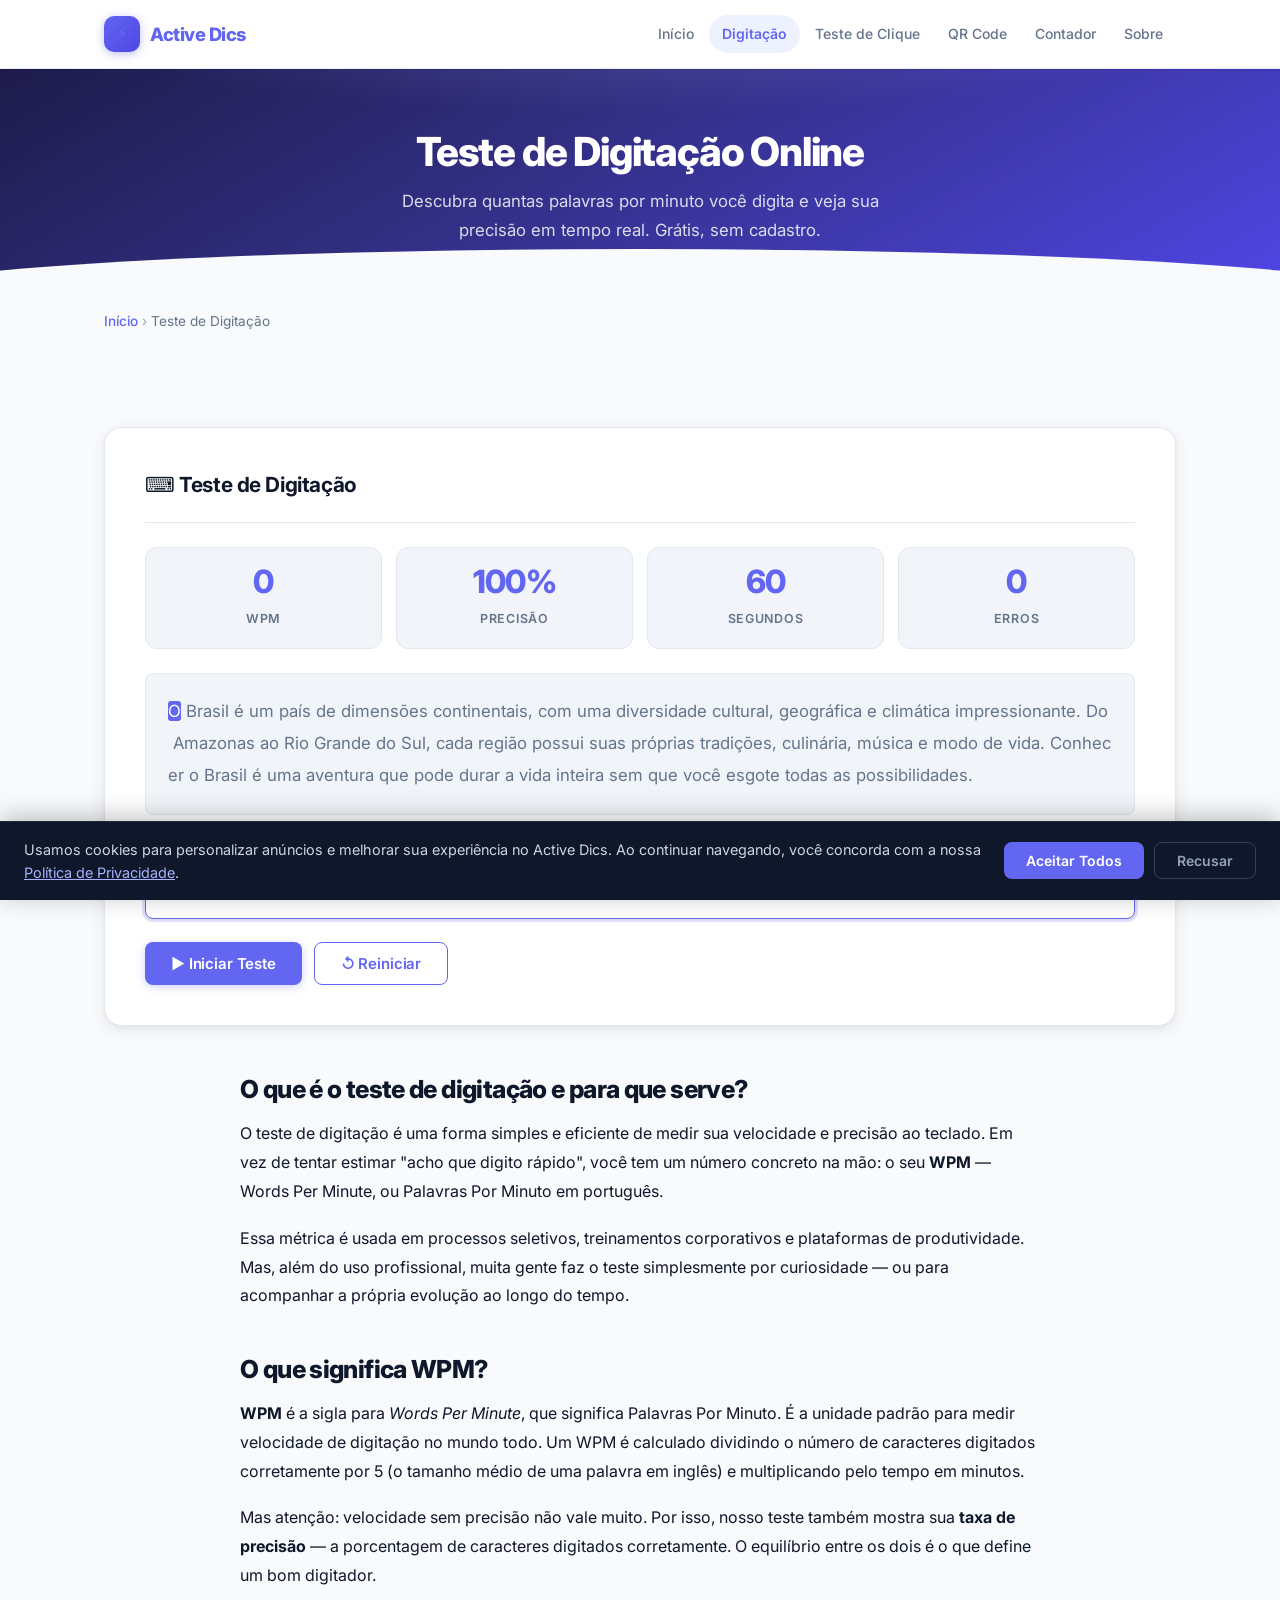
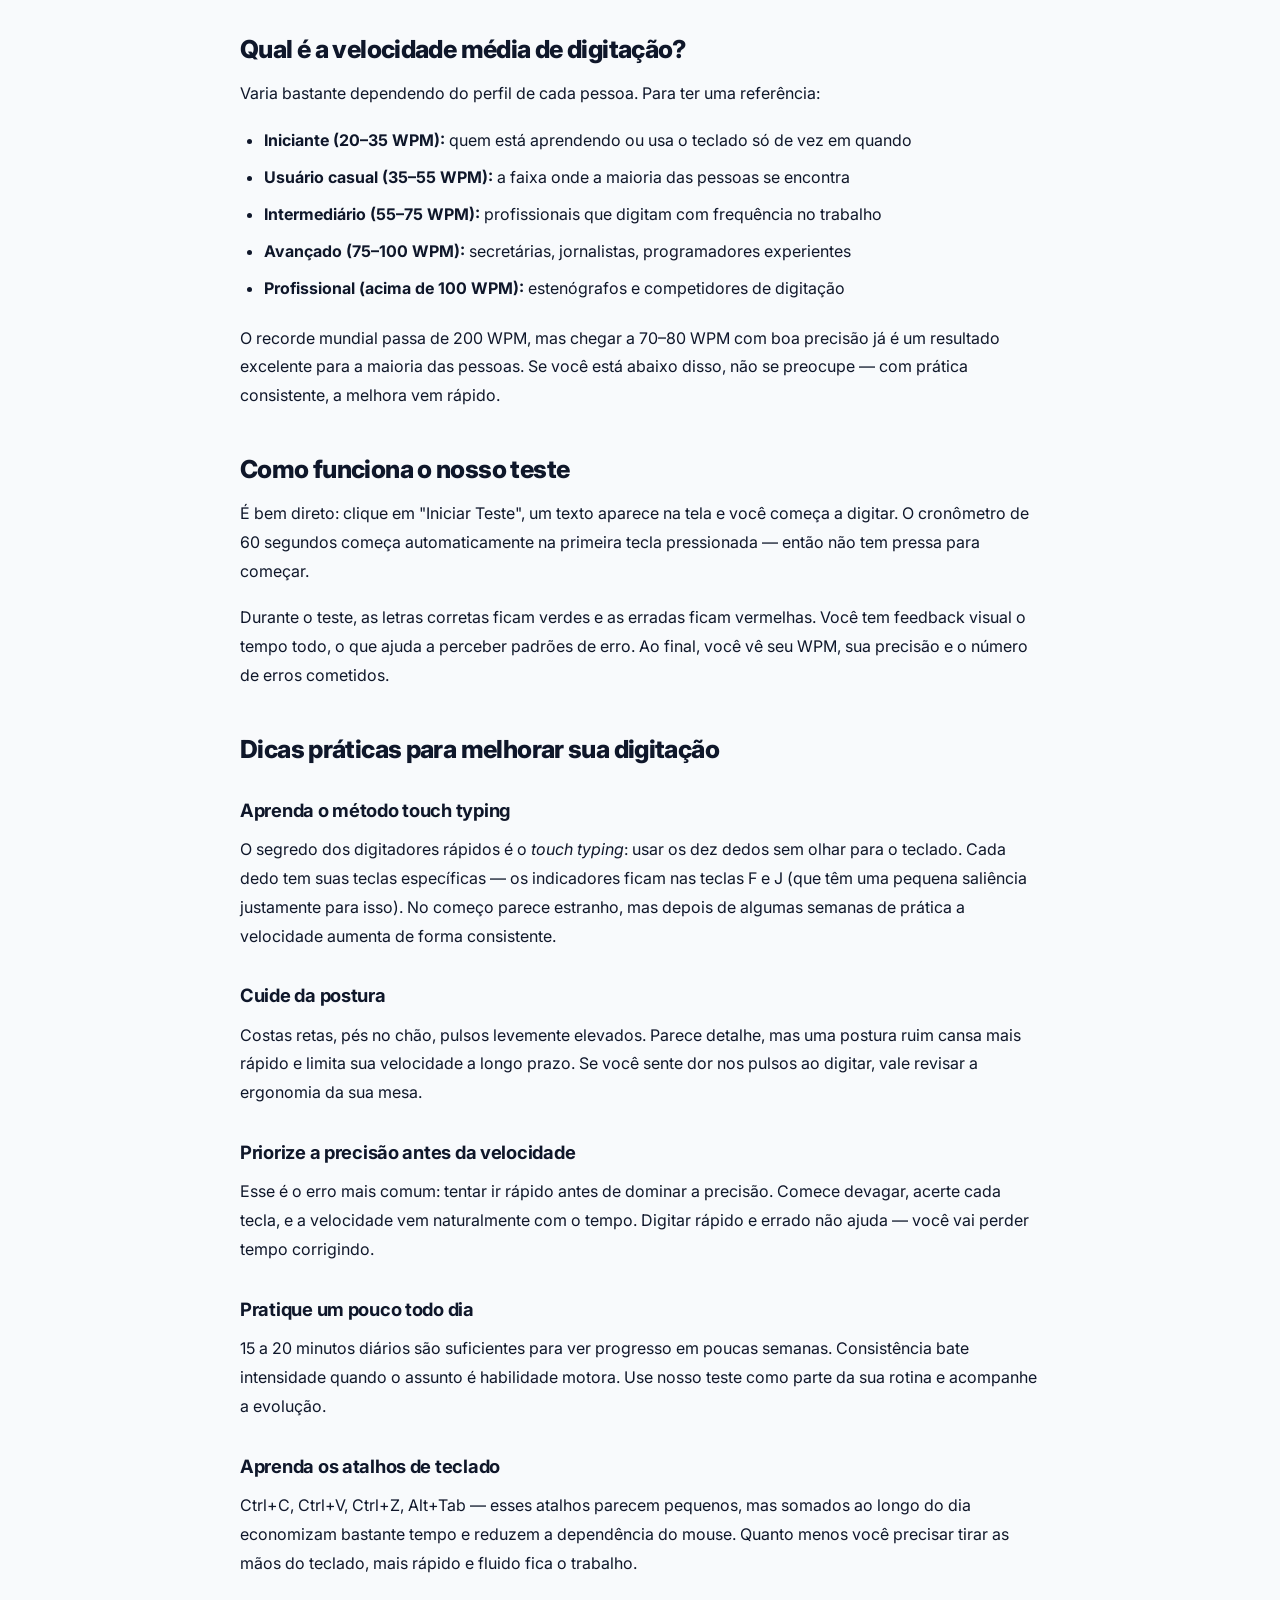
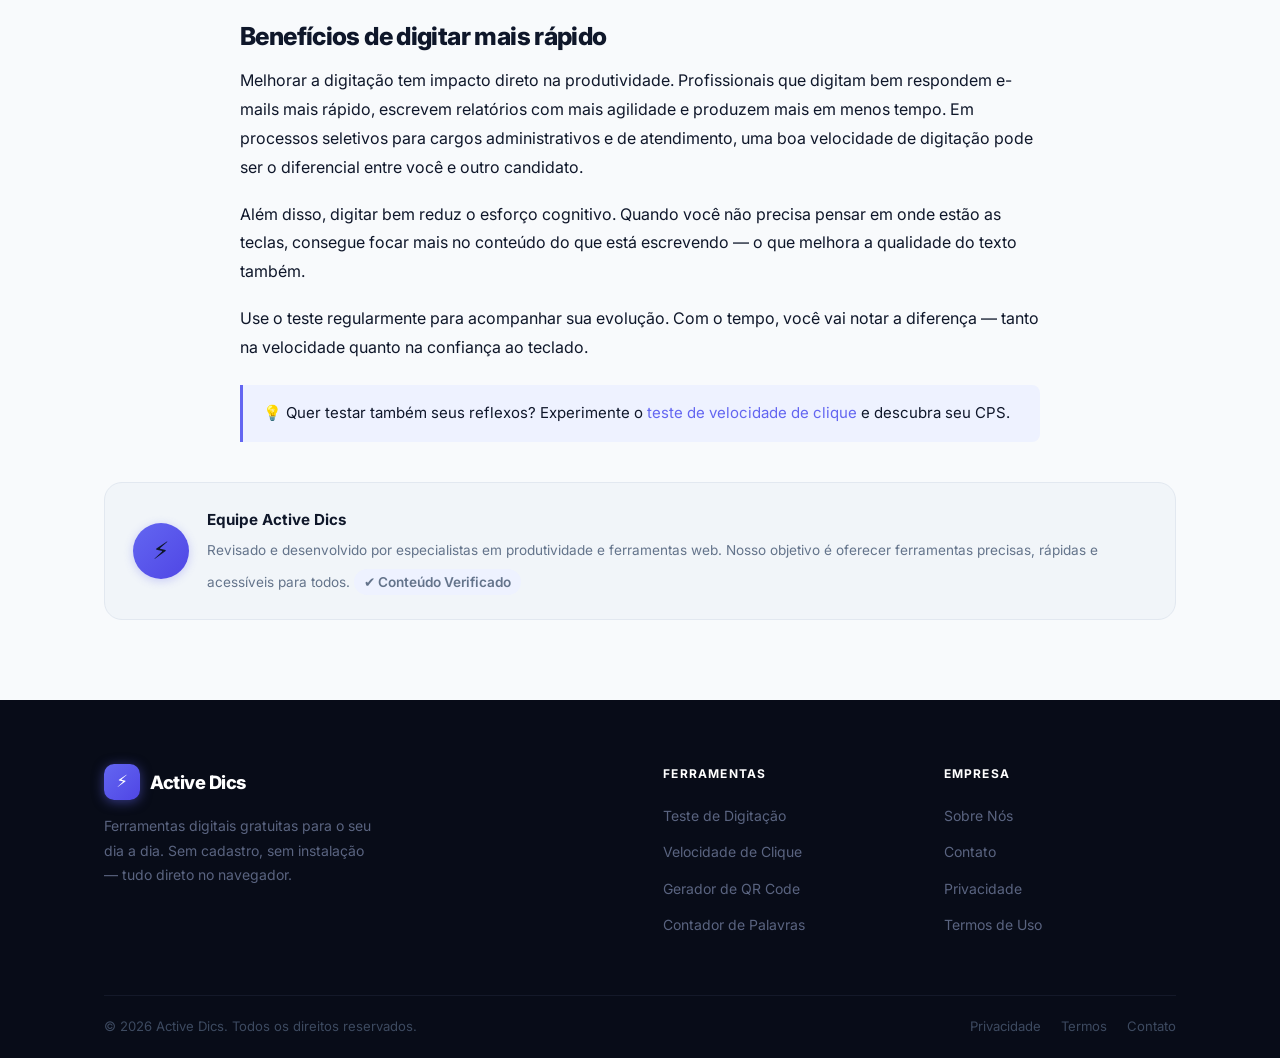
<file: teste-digitacao.html>
<!DOCTYPE html>
<html lang="pt-BR">
<head>
  <meta charset="UTF-8" />
  <meta name="viewport" content="width=device-width, initial-scale=1.0" />
  <title>Teste de Digitação Online — Descubra seu WPM | Active Dics</title>
  <meta name="description" content="Faça o teste de digitação gratuito e descubra quantas palavras por minuto você digita. Veja sua precisão em tempo real e acompanhe sua evolução. Sem cadastro." />
  <meta name="keywords" content="teste de digitação, velocidade de digitação, WPM, palavras por minuto, teste de digitação online, melhorar digitação" />
  <meta name="robots" content="index, follow" />
  <link rel="canonical" href="https://activedics.com/teste-digitacao.html" />
  <meta property="og:title" content="Teste de Digitação Online — Descubra seu WPM" />
  <meta property="og:description" content="Meça sua velocidade de digitação em palavras por minuto e veja sua precisão em tempo real. Grátis, sem cadastro." />
  <meta property="og:type" content="website" />
  <meta property="og:url" content="https://activedics.com/teste-digitacao.html" />
  <link rel="stylesheet" href="css/style.css" />
  <meta name="google-adsense-account" content="ca-pub-3918472319800821" />
  <script async src="https://pagead2.googlesyndication.com/pagead/js/adsbygoogle.js?client=ca-pub-3918472319800821" crossorigin="anonymous"></script>
  <script type="application/ld+json">
  {
    "@context": "https://schema.org",
    "@type": "SoftwareApplication",
    "name": "Teste de Digitação Online",
    "url": "https://activedics.com/teste-digitacao.html",
    "description": "Ferramenta gratuita para medir velocidade de digitação em WPM e precisão em tempo real.",
    "applicationCategory": "UtilitiesApplication",
    "operatingSystem": "Web",
    "offers": { "@type": "Offer", "price": "0", "priceCurrency": "BRL" },
    "author": {
      "@type": "Organization",
      "name": "Equipe Active Dics",
      "url": "https://activedics.com"
    }
  }
  </script>
</head>
<body>

  <div id="header-placeholder"></div>

  <section class="page-hero">
    <div class="container">
      <h1>Teste de Digitação Online</h1>
      <p>Descubra quantas palavras por minuto você digita e veja sua precisão em tempo real. Grátis, sem cadastro.</p>
    </div>
  </section>

  <div class="container">
    <div class="breadcrumb">
      <a href="index.html">Início</a>
      <span class="sep">›</span>
      <span>Teste de Digitação</span>
    </div>
  </div>

  <!-- Ferramenta -->
  <section class="section">
    <div class="container">
      <div class="tool-box">
        <h2>⌨️ Teste de Digitação</h2>

        <div class="stats-row">
          <div class="stat-box">
            <span class="stat-value" id="wpm-display">0</span>
            <span class="stat-label">WPM</span>
          </div>
          <div class="stat-box">
            <span class="stat-value" id="acc-display">100%</span>
            <span class="stat-label">Precisão</span>
          </div>
          <div class="stat-box">
            <span class="stat-value" id="time-display">60</span>
            <span class="stat-label">Segundos</span>
          </div>
          <div class="stat-box">
            <span class="stat-value" id="errors-display">0</span>
            <span class="stat-label">Erros</span>
          </div>
        </div>

        <div id="typing-text-display" aria-label="Texto para digitar"></div>

        <textarea
          id="typing-input"
          placeholder="Clique aqui e comece a digitar para iniciar o teste..."
          rows="3"
          aria-label="Campo de digitação"
          disabled
        ></textarea>

        <div style="display:flex;gap:12px;margin-top:16px;flex-wrap:wrap;">
          <button class="btn btn-blue" id="start-btn">▶ Iniciar Teste</button>
          <button class="btn btn-outline" id="reset-btn">↺ Reiniciar</button>
        </div>

        <!-- Tela de resultado -->
        <div class="result-screen" id="result-screen">
          <h3>🎉 Teste Concluído!</h3>
          <div class="result-grid">
            <div class="result-item">
              <span class="big-num" id="result-wpm">0</span>
              <span class="label">Palavras por Minuto</span>
            </div>
            <div class="result-item">
              <span class="big-num" id="result-acc">0%</span>
              <span class="label">Precisão</span>
            </div>
            <div class="result-item">
              <span class="big-num" id="result-errors">0</span>
              <span class="label">Erros</span>
            </div>
          </div>
          <p id="result-msg" style="color:var(--text-muted);margin-bottom:20px;"></p>
          <button class="btn btn-blue btn-lg" id="try-again-btn">↺ Tentar Novamente</button>
        </div>
      </div>

      <!-- Conteúdo SEO -->
      <div class="seo-content">

        <h2>O que é o teste de digitação e para que serve?</h2>
        <p>O teste de digitação é uma forma simples e eficiente de medir sua velocidade e precisão ao teclado. Em vez de tentar estimar "acho que digito rápido", você tem um número concreto na mão: o seu <strong>WPM</strong> — Words Per Minute, ou Palavras Por Minuto em português.</p>

        <p>Essa métrica é usada em processos seletivos, treinamentos corporativos e plataformas de produtividade. Mas, além do uso profissional, muita gente faz o teste simplesmente por curiosidade — ou para acompanhar a própria evolução ao longo do tempo.</p>

        <h2>O que significa WPM?</h2>
        <p><strong>WPM</strong> é a sigla para <em>Words Per Minute</em>, que significa Palavras Por Minuto. É a unidade padrão para medir velocidade de digitação no mundo todo. Um WPM é calculado dividindo o número de caracteres digitados corretamente por 5 (o tamanho médio de uma palavra em inglês) e multiplicando pelo tempo em minutos.</p>

        <p>Mas atenção: velocidade sem precisão não vale muito. Por isso, nosso teste também mostra sua <strong>taxa de precisão</strong> — a porcentagem de caracteres digitados corretamente. O equilíbrio entre os dois é o que define um bom digitador.</p>

        <h2>Qual é a velocidade média de digitação?</h2>
        <p>Varia bastante dependendo do perfil de cada pessoa. Para ter uma referência:</p>

        <ul>
          <li><strong>Iniciante (20–35 WPM):</strong> quem está aprendendo ou usa o teclado só de vez em quando</li>
          <li><strong>Usuário casual (35–55 WPM):</strong> a faixa onde a maioria das pessoas se encontra</li>
          <li><strong>Intermediário (55–75 WPM):</strong> profissionais que digitam com frequência no trabalho</li>
          <li><strong>Avançado (75–100 WPM):</strong> secretárias, jornalistas, programadores experientes</li>
          <li><strong>Profissional (acima de 100 WPM):</strong> estenógrafos e competidores de digitação</li>
        </ul>

        <p>O recorde mundial passa de 200 WPM, mas chegar a 70–80 WPM com boa precisão já é um resultado excelente para a maioria das pessoas. Se você está abaixo disso, não se preocupe — com prática consistente, a melhora vem rápido.</p>

        <h2>Como funciona o nosso teste</h2>
        <p>É bem direto: clique em "Iniciar Teste", um texto aparece na tela e você começa a digitar. O cronômetro de 60 segundos começa automaticamente na primeira tecla pressionada — então não tem pressa para começar.</p>

        <p>Durante o teste, as letras corretas ficam verdes e as erradas ficam vermelhas. Você tem feedback visual o tempo todo, o que ajuda a perceber padrões de erro. Ao final, você vê seu WPM, sua precisão e o número de erros cometidos.</p>

        <h2>Dicas práticas para melhorar sua digitação</h2>

        <h3>Aprenda o método touch typing</h3>
        <p>O segredo dos digitadores rápidos é o <em>touch typing</em>: usar os dez dedos sem olhar para o teclado. Cada dedo tem suas teclas específicas — os indicadores ficam nas teclas F e J (que têm uma pequena saliência justamente para isso). No começo parece estranho, mas depois de algumas semanas de prática a velocidade aumenta de forma consistente.</p>

        <h3>Cuide da postura</h3>
        <p>Costas retas, pés no chão, pulsos levemente elevados. Parece detalhe, mas uma postura ruim cansa mais rápido e limita sua velocidade a longo prazo. Se você sente dor nos pulsos ao digitar, vale revisar a ergonomia da sua mesa.</p>

        <h3>Priorize a precisão antes da velocidade</h3>
        <p>Esse é o erro mais comum: tentar ir rápido antes de dominar a precisão. Comece devagar, acerte cada tecla, e a velocidade vem naturalmente com o tempo. Digitar rápido e errado não ajuda — você vai perder tempo corrigindo.</p>

        <h3>Pratique um pouco todo dia</h3>
        <p>15 a 20 minutos diários são suficientes para ver progresso em poucas semanas. Consistência bate intensidade quando o assunto é habilidade motora. Use nosso teste como parte da sua rotina e acompanhe a evolução.</p>

        <h3>Aprenda os atalhos de teclado</h3>
        <p>Ctrl+C, Ctrl+V, Ctrl+Z, Alt+Tab — esses atalhos parecem pequenos, mas somados ao longo do dia economizam bastante tempo e reduzem a dependência do mouse. Quanto menos você precisar tirar as mãos do teclado, mais rápido e fluido fica o trabalho.</p>

        <h2>Benefícios de digitar mais rápido</h2>
        <p>Melhorar a digitação tem impacto direto na produtividade. Profissionais que digitam bem respondem e-mails mais rápido, escrevem relatórios com mais agilidade e produzem mais em menos tempo. Em processos seletivos para cargos administrativos e de atendimento, uma boa velocidade de digitação pode ser o diferencial entre você e outro candidato.</p>

        <p>Além disso, digitar bem reduz o esforço cognitivo. Quando você não precisa pensar em onde estão as teclas, consegue focar mais no conteúdo do que está escrevendo — o que melhora a qualidade do texto também.</p>

        <p>Use o teste regularmente para acompanhar sua evolução. Com o tempo, você vai notar a diferença — tanto na velocidade quanto na confiança ao teclado.</p>

        <div class="info-box">
          💡 Quer testar também seus reflexos? Experimente o <a href="teste-clique.html">teste de velocidade de clique</a> e descubra seu CPS.
        </div>

      </div>

      <!-- Author Box -->
      <div class="author-box">
        <div class="author-box-avatar">⚡</div>
        <div class="author-box-info">
          <strong>Equipe Active Dics</strong>
          <span>Revisado e desenvolvido por especialistas em produtividade e ferramentas web. Nosso objetivo é oferecer ferramentas precisas, rápidas e acessíveis para todos.</span>
          <span class="author-box-badge">✔ Conteúdo Verificado</span>
        </div>
      </div>

    </div>
  </section>

  <div id="footer-placeholder"></div>

  <script src="js/components.js"></script>
  <script src="js/main.js"></script>
  <script src="js/cookies.js"></script>
  <script src="js/typing-test.js"></script>
</body>
</html>
</file>
<file: css/style.css>
/* ===========================
   Active Dics — Design System v2
   =========================== */

@import url('https://fonts.googleapis.com/css2?family=Inter:wght@400;500;600;700;800;900&display=swap');

/* ── Reset ─────────────────────────────────── */
*, *::before, *::after { box-sizing: border-box; margin: 0; padding: 0; }

:root {
  --primary:        #6366f1;
  --primary-dark:   #4f46e5;
  --primary-deeper: #3730a3;
  --primary-light:  #eef2ff;
  --primary-glow:   rgba(99,102,241,0.20);

  --secondary:  #10b981;
  --sec-dark:   #059669;
  --accent:     #f59e0b;
  --danger:     #ef4444;

  --text:        #0f172a;
  --text-muted:  #64748b;
  --text-light:  #94a3b8;
  --bg:          #f8fafc;
  --bg-alt:      #f1f5f9;
  --bg-card:     #ffffff;
  --white:       #ffffff;
  --border:      #e2e8f0;
  --border-soft: rgba(226,232,240,0.7);

  --shadow-xs:  0 1px 2px rgba(0,0,0,0.05);
  --shadow-sm:  0 1px 3px rgba(0,0,0,0.08), 0 1px 2px rgba(0,0,0,0.04);
  --shadow-md:  0 4px 16px rgba(0,0,0,0.08), 0 2px 4px rgba(0,0,0,0.04);
  --shadow-lg:  0 12px 36px rgba(0,0,0,0.10), 0 4px 8px rgba(0,0,0,0.04);
  --shadow-xl:  0 24px 56px rgba(0,0,0,0.13);
  --shadow-col: 0 8px 28px rgba(99,102,241,0.28);

  --radius-xs:   4px;
  --radius-sm:   8px;
  --radius:      12px;
  --radius-lg:   18px;
  --radius-xl:   28px;
  --radius-full: 9999px;

  --font: 'Inter', system-ui, -apple-system, sans-serif;
  --t:    0.2s cubic-bezier(0.4,0,0.2,1);
  --t-lg: 0.35s cubic-bezier(0.4,0,0.2,1);
}

/* ── Base ──────────────────────────────────── */
html { scroll-behavior: smooth; }

body {
  font-family: var(--font);
  color: var(--text);
  background: var(--bg);
  line-height: 1.65;
  font-size: 16px;
  -webkit-font-smoothing: antialiased;
  -moz-osx-font-smoothing: grayscale;
}

a { color: var(--primary); text-decoration: none; transition: color var(--t); }
a:hover { color: var(--primary-dark); text-decoration: underline; }
img { max-width: 100%; height: auto; display: block; }

/* ── Layout ────────────────────────────────── */
.container { max-width: 1120px; margin: 0 auto; padding: 0 24px; }
.section     { padding: 80px 0; }
.section-alt { background: var(--white); }

/* ── Header / Nav ──────────────────────────── */
header {
  background: rgba(255,255,255,0.92);
  backdrop-filter: blur(20px);
  -webkit-backdrop-filter: blur(20px);
  border-bottom: 1px solid var(--border-soft);
  position: sticky;
  top: 0;
  z-index: 200;
  box-shadow: 0 1px 0 rgba(0,0,0,0.05), var(--shadow-xs);
}

.nav-inner {
  display: flex;
  align-items: center;
  justify-content: space-between;
  height: 68px;
  gap: 24px;
}

/* Logo */
.logo {
  font-size: 1.15rem;
  font-weight: 800;
  color: var(--primary);
  text-decoration: none;
  display: flex;
  align-items: center;
  gap: 10px;
  letter-spacing: -0.025em;
  flex-shrink: 0;
}
.logo:hover { text-decoration: none; color: var(--primary-dark); }

.logo-icon {
  width: 36px;
  height: 36px;
  background: linear-gradient(135deg, var(--primary) 0%, var(--primary-dark) 100%);
  border-radius: 10px;
  display: flex;
  align-items: center;
  justify-content: center;
  font-size: 1.05rem;
  box-shadow: 0 2px 10px rgba(99,102,241,0.40);
  flex-shrink: 0;
}

/* Nav links */
nav ul {
  list-style: none;
  display: flex;
  gap: 2px;
  align-items: center;
}

nav ul li a {
  display: block;
  padding: 7px 13px;
  border-radius: var(--radius-full);
  color: var(--text-muted);
  font-size: 0.875rem;
  font-weight: 500;
  transition: background var(--t), color var(--t);
  text-decoration: none;
  white-space: nowrap;
}
nav ul li a:hover {
  background: var(--bg-alt);
  color: var(--text);
  text-decoration: none;
}
nav ul li a.active {
  background: var(--primary-light);
  color: var(--primary);
  font-weight: 600;
  text-decoration: none;
}

/* Hamburger */
.nav-toggle {
  display: none;
  background: none;
  border: 1.5px solid var(--border);
  border-radius: var(--radius-sm);
  cursor: pointer;
  padding: 6px 9px;
  color: var(--text);
  font-size: 1.15rem;
  line-height: 1;
  transition: background var(--t), border-color var(--t);
  margin-left: auto;
}
.nav-toggle:hover { background: var(--bg-alt); border-color: var(--text-light); }

/* ── Hero ──────────────────────────────────── */
.hero {
  background: linear-gradient(150deg, #1e1b4b 0%, #312e81 35%, #4338ca 70%, #6366f1 100%);
  color: var(--white);
  padding: 100px 0 90px;
  text-align: center;
  position: relative;
  overflow: hidden;
}
.hero::before {
  content: '';
  position: absolute;
  inset: 0;
  background:
    radial-gradient(ellipse 80% 55% at 50% -10%, rgba(165,180,252,0.25) 0%, transparent 65%),
    radial-gradient(ellipse 45% 45% at 85% 85%, rgba(16,185,129,0.12) 0%, transparent 60%);
  pointer-events: none;
}
.hero::after {
  content: '';
  position: absolute;
  bottom: -1px; left: 0; right: 0;
  height: 64px;
  background: var(--bg);
  clip-path: ellipse(58% 100% at 50% 100%);
}
.hero .container { position: relative; z-index: 1; }

.hero h1 {
  font-size: clamp(2.1rem, 5.5vw, 3.4rem);
  font-weight: 900;
  line-height: 1.12;
  letter-spacing: -0.035em;
  margin-bottom: 22px;
}
.hero h1 em {
  font-style: normal;
  background: linear-gradient(90deg, #c7d2fe, #a5b4fc);
  -webkit-background-clip: text;
  -webkit-text-fill-color: transparent;
  background-clip: text;
}
.hero p {
  font-size: 1.125rem;
  opacity: 0.82;
  max-width: 540px;
  margin: 0 auto 40px;
  line-height: 1.75;
  font-weight: 400;
}
.hero-actions {
  display: flex;
  gap: 12px;
  justify-content: center;
  flex-wrap: wrap;
}

/* ── Buttons ───────────────────────────────── */
.btn {
  display: inline-flex;
  align-items: center;
  justify-content: center;
  gap: 8px;
  padding: 11px 26px;
  border-radius: var(--radius-sm);
  font-family: var(--font);
  font-size: 0.9375rem;
  font-weight: 600;
  cursor: pointer;
  border: none;
  transition: all var(--t);
  text-decoration: none;
  white-space: nowrap;
  letter-spacing: -0.01em;
}
.btn:focus-visible { outline: 3px solid var(--primary); outline-offset: 2px; }

/* Primary */
.btn-primary {
  background: var(--white);
  color: var(--primary);
  box-shadow: 0 1px 3px rgba(0,0,0,0.12);
}
.btn-primary:hover {
  background: #f5f3ff;
  color: var(--primary-dark);
  text-decoration: none;
  transform: translateY(-2px);
  box-shadow: var(--shadow-md);
}

/* Blue / Brand */
.btn-blue {
  background: var(--primary);
  color: var(--white);
  box-shadow: 0 2px 8px rgba(99,102,241,0.30);
}
.btn-blue:hover {
  background: var(--primary-dark);
  color: var(--white);
  text-decoration: none;
  transform: translateY(-2px);
  box-shadow: var(--shadow-col);
}

/* Ghost on dark bg */
.btn-ghost-white {
  background: rgba(255,255,255,0.12);
  color: var(--white);
  border: 1.5px solid rgba(255,255,255,0.30);
  backdrop-filter: blur(8px);
}
.btn-ghost-white:hover {
  background: rgba(255,255,255,0.22);
  color: var(--white);
  text-decoration: none;
  transform: translateY(-2px);
}

/* Green */
.btn-green {
  background: var(--secondary);
  color: var(--white);
  box-shadow: 0 2px 8px rgba(16,185,129,0.28);
}
.btn-green:hover {
  background: var(--sec-dark);
  color: var(--white);
  text-decoration: none;
  transform: translateY(-2px);
  box-shadow: 0 6px 20px rgba(16,185,129,0.32);
}

/* Outline */
.btn-outline {
  background: transparent;
  color: var(--primary);
  border: 1.5px solid var(--primary);
}
.btn-outline:hover {
  background: var(--primary);
  color: var(--white);
  text-decoration: none;
  transform: translateY(-2px);
  box-shadow: var(--shadow-col);
}

/* Outline neutral */
.btn-outline-gray {
  background: transparent;
  color: var(--text-muted);
  border: 1.5px solid var(--border);
}
.btn-outline-gray:hover {
  background: var(--bg-alt);
  color: var(--text);
  text-decoration: none;
  border-color: var(--text-light);
}

.btn-lg  { padding: 14px 34px; font-size: 1rem; border-radius: var(--radius-sm); }
.btn-sm  { padding: 7px 16px;  font-size: 0.85rem; }
.btn-xl  { padding: 16px 40px; font-size: 1.05rem; border-radius: var(--radius); }
.btn-full { width: 100%; }

/* ── Tool Cards ────────────────────────────── */
.tools-grid {
  display: grid;
  grid-template-columns: repeat(auto-fit, minmax(250px, 1fr));
  gap: 24px;
  margin-top: 48px;
}

.tool-card {
  background: var(--bg-card);
  border: 1px solid var(--border);
  border-radius: var(--radius-lg);
  padding: 32px 28px;
  text-align: center;
  transition: transform var(--t-lg), box-shadow var(--t-lg), border-color var(--t);
  box-shadow: var(--shadow-sm);
  position: relative;
  overflow: hidden;
}
.tool-card::before {
  content: '';
  position: absolute;
  top: 0; left: 0; right: 0;
  height: 3px;
  background: linear-gradient(90deg, var(--primary), var(--primary-dark));
  opacity: 0;
  transition: opacity var(--t);
}
.tool-card:hover { transform: translateY(-6px); box-shadow: var(--shadow-lg); border-color: rgba(99,102,241,0.2); }
.tool-card:hover::before { opacity: 1; }

.tool-card-icon {
  width: 60px;
  height: 60px;
  background: var(--primary-light);
  border-radius: var(--radius);
  display: flex;
  align-items: center;
  justify-content: center;
  font-size: 1.75rem;
  margin: 0 auto 20px;
  transition: transform var(--t);
}
.tool-card:hover .tool-card-icon { transform: scale(1.08); }
.tool-card h3 { font-size: 1.1rem; font-weight: 700; margin-bottom: 10px; color: var(--text); letter-spacing: -0.015em; }
.tool-card p  { color: var(--text-muted); font-size: 0.9rem; margin-bottom: 24px; line-height: 1.6; }

/* ── Section Titles ────────────────────────── */
.section-title { text-align: center; margin-bottom: 56px; }
.section-title h2 { font-size: clamp(1.6rem, 3.5vw, 2.2rem); font-weight: 800; color: var(--text); letter-spacing: -0.03em; margin-bottom: 12px; line-height: 1.2; }
.section-title p  { color: var(--text-muted); font-size: 1.05rem; max-width: 520px; margin: 0 auto; line-height: 1.7; }

/* ── Badge ─────────────────────────────────── */
.badge {
  display: inline-flex;
  align-items: center;
  gap: 6px;
  padding: 5px 14px;
  border-radius: var(--radius-full);
  font-size: 0.8rem;
  font-weight: 600;
  background: var(--primary-light);
  color: var(--primary);
  margin-bottom: 16px;
}
.badge-white {
  background: rgba(255,255,255,0.15);
  color: var(--white);
  border: 1px solid rgba(255,255,255,0.25);
}

/* ── Tool Box ──────────────────────────────── */
.tool-box {
  background: var(--bg-card);
  border: 1px solid var(--border);
  border-radius: var(--radius-lg);
  padding: 40px;
  box-shadow: var(--shadow-md);
  margin-bottom: 48px;
}
.tool-box > h2 {
  font-size: 1.3rem;
  font-weight: 700;
  margin-bottom: 24px;
  color: var(--text);
  display: flex;
  align-items: center;
  gap: 10px;
  letter-spacing: -0.02em;
  padding-bottom: 20px;
  border-bottom: 1px solid var(--border);
}

/* ── Typing Test ───────────────────────────── */
#typing-text-display {
  background: var(--bg-alt);
  border: 1.5px solid var(--border);
  border-radius: var(--radius-sm);
  padding: 22px;
  font-size: 1.05rem;
  line-height: 1.9;
  margin-bottom: 16px;
  min-height: 110px;
  user-select: none;
  word-break: break-word;
  overflow-wrap: break-word;
  white-space: pre-wrap;
  overflow: hidden;
  color: var(--text-muted);
}
#typing-text-display .correct   { color: var(--secondary); }
#typing-text-display .incorrect { color: var(--danger); background: #fee2e2; border-radius: 3px; }
#typing-text-display .current   { background: var(--primary); color: white; border-radius: 3px; }
#typing-text-display span       { white-space: pre-wrap; }

#typing-input {
  width: 100%;
  padding: 13px 16px;
  border: 1.5px solid var(--border);
  border-radius: var(--radius-sm);
  font-size: 1rem;
  font-family: var(--font);
  resize: none;
  outline: none;
  transition: border-color var(--t), box-shadow var(--t);
  color: var(--text);
  background: var(--white);
}
#typing-input:focus { border-color: var(--primary); box-shadow: 0 0 0 3px var(--primary-glow); }

/* ── Stats Row ─────────────────────────────── */
.stats-row {
  display: grid;
  grid-template-columns: repeat(auto-fit, minmax(110px, 1fr));
  gap: 14px;
  margin: 24px 0;
}
.stat-box {
  background: var(--bg-alt);
  border: 1px solid var(--border);
  border-radius: var(--radius);
  padding: 18px 12px;
  text-align: center;
}
.stat-box .stat-value {
  font-size: 2rem;
  font-weight: 800;
  color: var(--primary);
  display: block;
  letter-spacing: -0.03em;
  line-height: 1;
  margin-bottom: 6px;
}
.stat-box .stat-label {
  font-size: 0.78rem;
  color: var(--text-muted);
  font-weight: 600;
  text-transform: uppercase;
  letter-spacing: 0.06em;
}

/* ── Result Screen ─────────────────────────── */
.result-screen {
  display: none;
  text-align: center;
  padding: 40px 32px;
  background: linear-gradient(135deg, #f5f3ff 0%, #ede9fe 50%, #f0fdf4 100%);
  border-radius: var(--radius-lg);
  border: 1px solid rgba(99,102,241,0.15);
  margin-top: 24px;
}
.result-screen.show { display: block; }
.result-screen h3 { font-size: 1.5rem; font-weight: 800; margin-bottom: 28px; color: var(--text); letter-spacing: -0.025em; }
.result-grid { display: flex; justify-content: center; gap: 40px; flex-wrap: wrap; margin-bottom: 28px; }
.result-item { text-align: center; }
.result-item .big-num { font-size: 3.2rem; font-weight: 900; color: var(--primary); display: block; letter-spacing: -0.04em; line-height: 1; margin-bottom: 6px; }
.result-item .label   { font-size: 0.82rem; color: var(--text-muted); font-weight: 600; text-transform: uppercase; letter-spacing: 0.06em; }

/* ── CPS Test ──────────────────────────────── */
#cps-btn {
  width: 100%;
  padding: 48px 24px;
  font-size: 1.35rem;
  font-weight: 700;
  font-family: var(--font);
  border-radius: var(--radius-lg);
  background: linear-gradient(135deg, var(--primary) 0%, var(--primary-dark) 100%);
  color: white;
  border: none;
  cursor: pointer;
  transition: transform 0.1s, box-shadow 0.1s, background 0.3s;
  user-select: none;
  box-shadow: var(--shadow-col);
  letter-spacing: -0.02em;
}
#cps-btn:hover  { box-shadow: 0 12px 36px rgba(99,102,241,0.38); }
#cps-btn:active { transform: scale(0.975); }
#cps-btn.active { background: linear-gradient(135deg, var(--secondary) 0%, var(--sec-dark) 100%); box-shadow: 0 8px 28px rgba(16,185,129,0.35); }

.cps-timer-bar  { height: 6px; background: var(--border); border-radius: var(--radius-full); margin: 18px 0; overflow: hidden; }
.cps-timer-fill { height: 100%; background: linear-gradient(90deg, var(--primary), var(--primary-dark)); border-radius: var(--radius-full); transition: width 0.1s linear; width: 100%; }

/* ── QR Code ───────────────────────────────── */
#qr-input {
  width: 100%;
  padding: 13px 16px;
  border: 1.5px solid var(--border);
  border-radius: var(--radius-sm);
  font-size: 1rem;
  font-family: var(--font);
  outline: none;
  transition: border-color var(--t), box-shadow var(--t);
  margin-bottom: 16px;
  color: var(--text);
  background: var(--white);
}
#qr-input:focus { border-color: var(--primary); box-shadow: 0 0 0 3px var(--primary-glow); }

#qr-output {
  display: flex;
  flex-direction: column;
  align-items: center;
  gap: 16px;
  padding: 32px;
  background: var(--bg-alt);
  border-radius: var(--radius);
  border: 1.5px dashed var(--border);
  min-height: 220px;
  justify-content: center;
}

/* ── Word Counter ──────────────────────────── */
#word-input {
  width: 100%;
  min-height: 210px;
  padding: 16px;
  border: 1.5px solid var(--border);
  border-radius: var(--radius-sm);
  font-size: 0.9375rem;
  font-family: var(--font);
  resize: vertical;
  outline: none;
  transition: border-color var(--t), box-shadow var(--t);
  line-height: 1.7;
  color: var(--text);
  background: var(--white);
}
#word-input:focus { border-color: var(--primary); box-shadow: 0 0 0 3px var(--primary-glow); }

.word-stats {
  display: grid;
  grid-template-columns: repeat(auto-fit, minmax(130px, 1fr));
  gap: 14px;
  margin-top: 20px;
}
.word-stat {
  background: var(--bg-alt);
  border: 1px solid var(--border);
  border-radius: var(--radius);
  padding: 20px 14px;
  text-align: center;
  transition: border-color var(--t), box-shadow var(--t);
}
.word-stat:hover { border-color: rgba(99,102,241,0.25); box-shadow: var(--shadow-sm); }
.word-stat .num { font-size: 2rem; font-weight: 800; color: var(--primary); display: block; letter-spacing: -0.03em; line-height: 1; margin-bottom: 6px; }
.word-stat .lbl { font-size: 0.78rem; color: var(--text-muted); font-weight: 600; text-transform: uppercase; letter-spacing: 0.06em; }

/* ── Contact Form ──────────────────────────── */
.contact-form { max-width: 600px; margin: 0 auto; }
.form-group { margin-bottom: 20px; }
.form-group label { display: block; font-weight: 600; font-size: 0.875rem; margin-bottom: 7px; color: var(--text); }
.form-group input,
.form-group textarea {
  width: 100%;
  padding: 11px 15px;
  border: 1.5px solid var(--border);
  border-radius: var(--radius-sm);
  font-size: 0.9375rem;
  font-family: var(--font);
  outline: none;
  transition: border-color var(--t), box-shadow var(--t);
  background: var(--white);
  color: var(--text);
}
.form-group input:focus,
.form-group textarea:focus { border-color: var(--primary); box-shadow: 0 0 0 3px var(--primary-glow); }
.form-group textarea { min-height: 140px; resize: vertical; line-height: 1.6; }

.form-success {
  display: none;
  background: #f0fdf4;
  border: 1px solid #86efac;
  border-radius: var(--radius);
  padding: 28px;
  text-align: center;
  color: #166534;
}

/* ── Page Hero ─────────────────────────────── */
.page-hero {
  background: linear-gradient(150deg, #1e1b4b 0%, #312e81 40%, #4f46e5 100%);
  color: white;
  padding: 60px 0 52px;
  text-align: center;
  position: relative;
  overflow: hidden;
}
.page-hero::before {
  content: '';
  position: absolute;
  inset: 0;
  background: radial-gradient(ellipse 70% 60% at 50% -20%, rgba(165,180,252,0.2) 0%, transparent 65%);
  pointer-events: none;
}
.page-hero::after {
  content: '';
  position: absolute;
  bottom: -1px; left: 0; right: 0;
  height: 48px;
  background: var(--bg);
  clip-path: ellipse(60% 100% at 50% 100%);
}
.page-hero .container { position: relative; z-index: 1; }
.page-hero h1 { font-size: clamp(1.7rem, 4vw, 2.5rem); font-weight: 800; margin-bottom: 12px; letter-spacing: -0.03em; line-height: 1.15; }
.page-hero p  { opacity: 0.82; font-size: 1.05rem; max-width: 520px; margin: 0 auto; line-height: 1.7; }

/* ── Breadcrumb ────────────────────────────── */
.breadcrumb { padding: 14px 0; font-size: 0.85rem; color: var(--text-muted); display: flex; align-items: center; gap: 4px; }
.breadcrumb a { color: var(--primary); font-weight: 500; }
.breadcrumb a:hover { text-decoration: underline; }
.breadcrumb .sep { color: var(--text-light); }

/* ── Info Box ──────────────────────────────── */
.info-box {
  background: var(--primary-light);
  border-left: 3px solid var(--primary);
  border-radius: 0 var(--radius-sm) var(--radius-sm) 0;
  padding: 16px 20px;
  margin: 24px 0;
  color: var(--text);
  font-size: 0.9375rem;
  line-height: 1.65;
}

/* ── Footer ────────────────────────────────── */
footer {
  background: #080c18;
  color: #7a8499;
  padding: 64px 0 0;
}

.footer-grid {
  display: grid;
  grid-template-columns: 2.2fr 1fr 1fr;
  gap: 48px;
  padding-bottom: 48px;
  border-bottom: 1px solid #141929;
}

.footer-brand .logo { color: var(--white); margin-bottom: 14px; display: inline-flex; }
.footer-brand .logo .logo-icon { box-shadow: 0 2px 12px rgba(99,102,241,0.5); }
.footer-brand p { font-size: 0.875rem; line-height: 1.75; max-width: 270px; color: #5a6480; }

.footer-col h4 {
  color: var(--white);
  font-size: 0.75rem;
  font-weight: 700;
  margin-bottom: 18px;
  text-transform: uppercase;
  letter-spacing: 0.1em;
}
.footer-col ul { list-style: none; }
.footer-col ul li { margin-bottom: 10px; }
.footer-col ul li a { color: #5a6480; font-size: 0.875rem; transition: color var(--t); text-decoration: none; }
.footer-col ul li a:hover { color: var(--white); text-decoration: none; }

.footer-bottom {
  padding: 20px 0;
  display: flex;
  justify-content: space-between;
  align-items: center;
  flex-wrap: wrap;
  gap: 12px;
  font-size: 0.82rem;
  color: #3d4a60;
}
.footer-bottom a { color: #3d4a60; transition: color var(--t); }
.footer-bottom a:hover { color: #7a8499; text-decoration: none; }
.footer-bottom-links { display: flex; gap: 20px; }

/* ── Prose ─────────────────────────────────── */
.prose { max-width: 800px; margin: 0 auto; }
.prose h2 { font-size: 1.45rem; font-weight: 800; margin: 44px 0 14px; color: var(--text); padding-bottom: 10px; border-bottom: 1.5px solid var(--border); letter-spacing: -0.025em; }
.prose h3 { font-size: 1.1rem; font-weight: 700; margin: 26px 0 10px; color: var(--text); }
.prose p  { margin-bottom: 16px; line-height: 1.8; color: var(--text); }
.prose ul, .prose ol { margin: 12px 0 20px 24px; }
.prose li { margin-bottom: 8px; line-height: 1.75; }
.prose strong { color: var(--text); font-weight: 600; }

/* ── SEO Content ───────────────────────────── */
.seo-content { max-width: 800px; margin: 0 auto; }
.seo-content h2 { font-size: 1.55rem; font-weight: 800; margin: 44px 0 14px; color: var(--text); letter-spacing: -0.025em; line-height: 1.25; }
.seo-content h3 { font-size: 1.15rem; font-weight: 700; margin: 30px 0 10px; color: var(--text); letter-spacing: -0.015em; }
.seo-content p  { margin-bottom: 18px; color: var(--text); line-height: 1.8; }
.seo-content ul, .seo-content ol { margin: 12px 0 22px 24px; }
.seo-content li { margin-bottom: 9px; line-height: 1.75; }

/* ── Badge ─────────────────────────────────── */
.badge {
  display: inline-flex;
  align-items: center;
  gap: 6px;
  padding: 5px 14px;
  border-radius: var(--radius-full);
  font-size: 0.8rem;
  font-weight: 600;
  background: var(--primary-light);
  color: var(--primary);
  margin-bottom: 16px;
}
.badge-white {
  background: rgba(255,255,255,0.15);
  color: var(--white);
  border: 1px solid rgba(255,255,255,0.25);
}

/* ── Responsive ────────────────────────────── */
@media (max-width: 900px) {
  .footer-grid { grid-template-columns: 1fr 1fr; }
  .footer-brand { grid-column: 1 / -1; }
}

@media (max-width: 768px) {
  nav ul { display: none; flex-direction: column; gap: 2px; }
  nav ul.open {
    display: flex;
    position: absolute;
    top: 68px; left: 0; right: 0;
    background: rgba(255,255,255,0.97);
    backdrop-filter: blur(16px);
    border-bottom: 1px solid var(--border);
    padding: 10px 16px 16px;
    box-shadow: var(--shadow-lg);
    z-index: 199;
  }
  nav ul li a { display: block; padding: 10px 14px; border-radius: var(--radius-sm); }
  .nav-toggle { display: flex; }

  .hero    { padding: 64px 0 60px; }
  .section { padding: 52px 0; }
  .tool-box { padding: 24px 20px; }
  .stats-row { gap: 10px; }
  .result-grid { gap: 24px; }

  .footer-grid { grid-template-columns: 1fr; gap: 32px; }
  .footer-bottom { flex-direction: column; text-align: center; }
  .footer-bottom-links { justify-content: center; }
}

@media (max-width: 520px) {
  .container { padding: 0 16px; }
  .tools-grid { grid-template-columns: 1fr; }
  .word-stats { grid-template-columns: repeat(2, 1fr); }
  .hero h1    { font-size: 1.9rem; }
  .tool-box   { padding: 20px 16px; }
  .result-item .big-num { font-size: 2.4rem; }
  .hero-actions { flex-direction: column; align-items: center; }
  .hero-actions .btn { width: 100%; max-width: 280px; justify-content: center; }
}

/* ===========================
   Banner de Cookies (LGPD)
   =========================== */
#cookie-banner {
  position: fixed;
  bottom: 0;
  left: 0;
  right: 0;
  z-index: 9999;
  background: #0f172a;
  color: #e2e8f0;
  padding: 16px 24px;
  display: flex;
  align-items: center;
  justify-content: space-between;
  gap: 20px;
  flex-wrap: wrap;
  box-shadow: 0 -4px 24px rgba(0,0,0,0.25);
  transform: translateY(100%);
  opacity: 0;
  transition: transform 0.4s cubic-bezier(0.4,0,0.2,1), opacity 0.4s ease;
  border-top: 1px solid #1e293b;
}

#cookie-banner p {
  margin: 0;
  font-size: 0.9rem;
  line-height: 1.6;
  flex: 1;
  min-width: 240px;
  color: #cbd5e1;
}

#cookie-banner p a {
  color: #a5b4fc;
  text-decoration: underline;
}
#cookie-banner p a:hover { color: #c7d2fe; }

.cookie-actions {
  display: flex;
  gap: 10px;
  flex-shrink: 0;
  flex-wrap: wrap;
}

#cookie-accept {
  background: var(--primary);
  color: white;
  border: none;
  padding: 9px 22px;
  border-radius: var(--radius-sm);
  font-size: 0.875rem;
  font-weight: 600;
  font-family: var(--font);
  cursor: pointer;
  transition: background var(--t), transform var(--t);
}
#cookie-accept:hover { background: var(--primary-dark); transform: translateY(-1px); }

#cookie-decline {
  background: transparent;
  color: #94a3b8;
  border: 1.5px solid #334155;
  padding: 9px 22px;
  border-radius: var(--radius-sm);
  font-size: 0.875rem;
  font-weight: 600;
  font-family: var(--font);
  cursor: pointer;
  transition: all var(--t);
}
#cookie-decline:hover { border-color: #64748b; color: #e2e8f0; }

@media (max-width: 600px) {
  #cookie-banner { flex-direction: column; align-items: flex-start; padding: 16px; }
  .cookie-actions { width: 100%; }
  #cookie-accept, #cookie-decline { flex: 1; text-align: center; }
}

/* ===========================
   Author Box (E-E-A-T)
   =========================== */
.author-box {
  display: flex;
  align-items: center;
  gap: 18px;
  background: var(--bg-alt);
  border: 1px solid var(--border);
  border-radius: var(--radius-lg);
  padding: 24px 28px;
  margin: 40px 0 0;
}

.author-box-avatar {
  width: 56px;
  height: 56px;
  background: linear-gradient(135deg, var(--primary), var(--primary-dark));
  border-radius: 50%;
  display: flex;
  align-items: center;
  justify-content: center;
  font-size: 1.5rem;
  flex-shrink: 0;
  box-shadow: 0 2px 10px rgba(99,102,241,0.3);
}

.author-box-info { flex: 1; }

.author-box-info strong {
  display: block;
  font-size: 0.95rem;
  font-weight: 700;
  color: var(--text);
  margin-bottom: 4px;
}

.author-box-info span {
  font-size: 0.85rem;
  color: var(--text-muted);
  line-height: 1.5;
}

.author-box-badge {
  display: inline-flex;
  align-items: center;
  gap: 5px;
  background: var(--primary-light);
  color: var(--primary);
  font-size: 0.75rem;
  font-weight: 600;
  padding: 3px 10px;
  border-radius: var(--radius-full);
  margin-top: 6px;
}

@media (max-width: 480px) {
  .author-box { flex-direction: column; text-align: center; }
  .author-box-badge { margin: 6px auto 0; }
}
</file>
